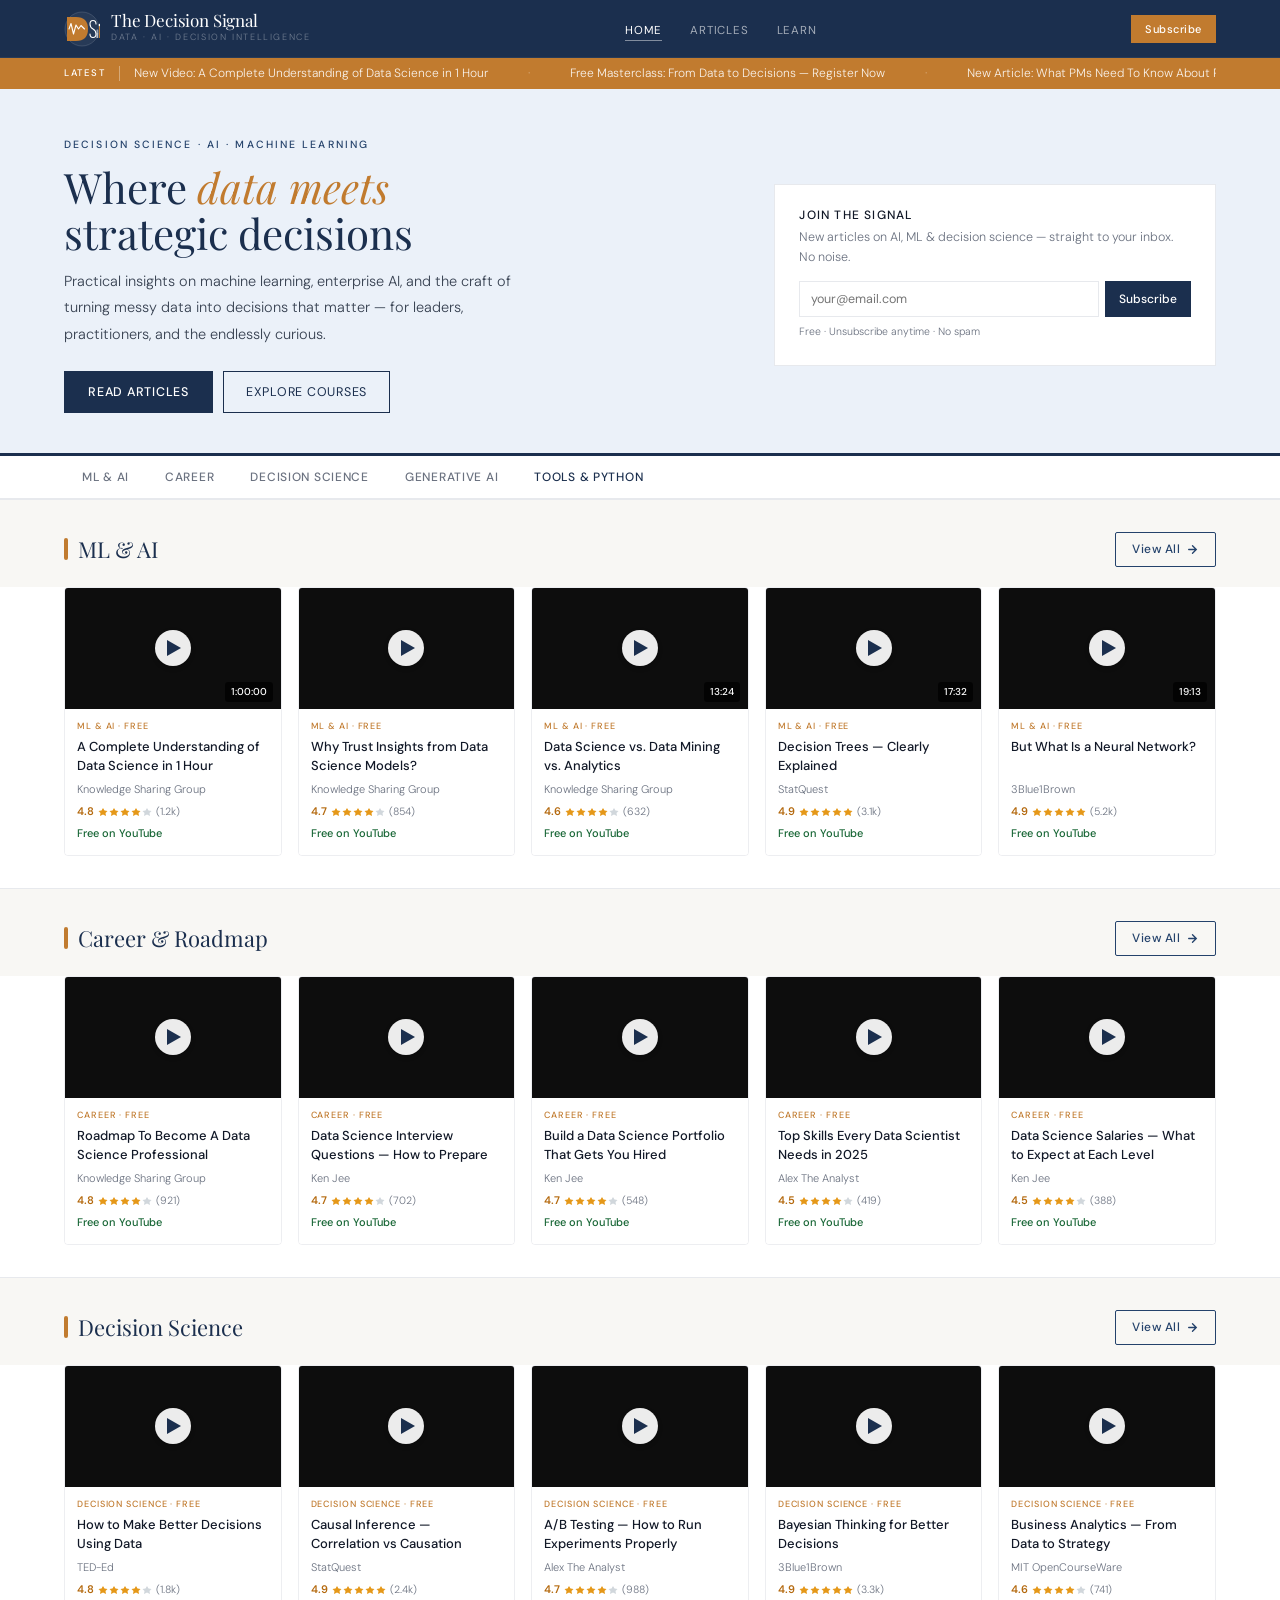
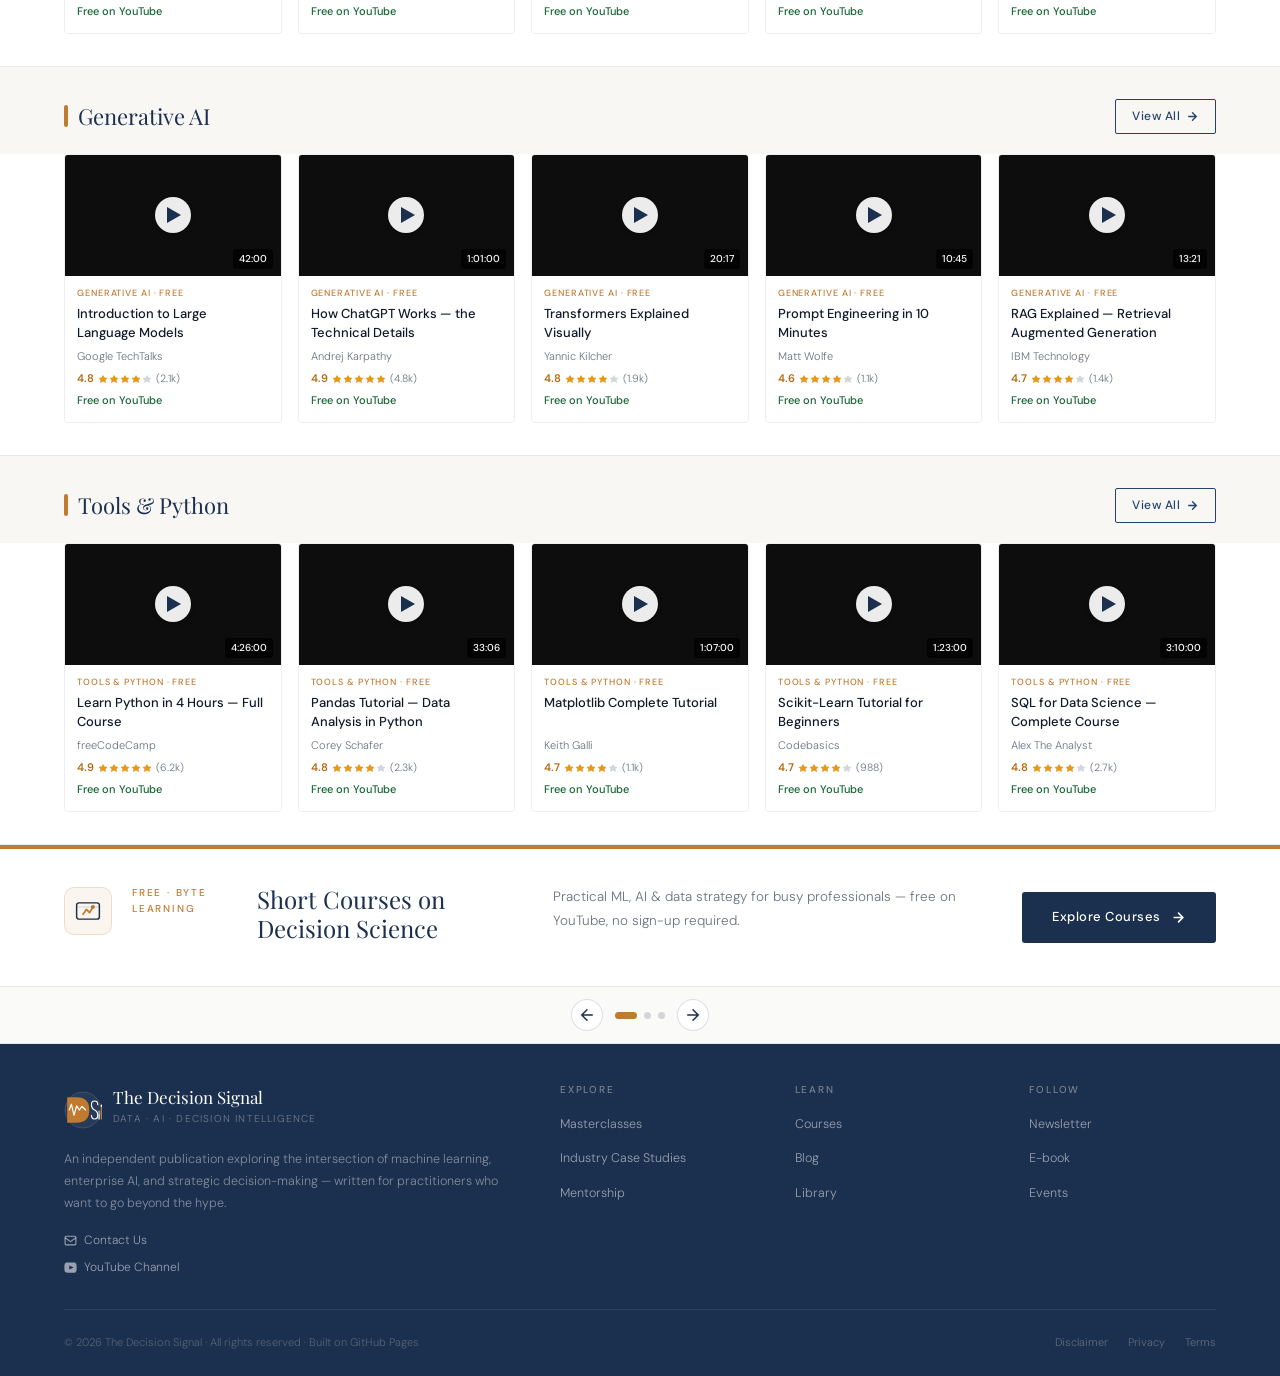
<file: index.html>
<!DOCTYPE html>
<html lang="en">
<head>
<!-- Google tag (gtag.js) -->
<script async src="https://www.googletagmanager.com/gtag/js?id=G-2LHCLNRFSH"></script>
<script>
  window.dataLayer = window.dataLayer || [];
  function gtag(){dataLayer.push(arguments);}
  gtag('js', new Date());

  gtag('config', 'G-2LHCLNRFSH');
</script>
<meta charset="UTF-8">
<meta name="viewport" content="width=device-width, initial-scale=1.0">
<title>The Decision Signal — Data Science, AI & Decision Intelligence</title>
<meta name="description" content="Practical insights on machine learning, enterprise AI and decision intelligence — for leaders, practitioners and the endlessly curious.">
<link rel="stylesheet" href="style.css">
<style>
/* ── HERO ─────────────────────────────────────────────────────────────── */
.hero{background:var(--sl3);border-bottom:3px solid var(--sl);padding:3rem 5% 2.5rem;display:grid;grid-template-columns:3fr 2fr;gap:3rem;align-items:center}
.hero-eyebrow{font-size:10.5px;font-weight:500;letter-spacing:.2em;text-transform:uppercase;color:var(--sl2);margin-bottom:10px}
.hero-title{font-size:clamp(26px,3.5vw,42px);color:var(--sl);line-height:1.1;margin-bottom:12px}
.hero-title em{font-style:italic;color:var(--acc)}
.hero-desc{font-size:14.5px;color:var(--inkm);line-height:1.8;margin-bottom:1.5rem;max-width:480px}
.hero-actions{display:flex;gap:10px;flex-wrap:wrap}
.subscribe-box{background:#fff;border:0.5px solid var(--rule);padding:1.5rem}
.subscribe-box h3{font-family:'DM Sans',sans-serif;font-size:12px;font-weight:500;letter-spacing:.1em;text-transform:uppercase;color:var(--ink);margin-bottom:5px}
.subscribe-box p{font-size:12.5px;color:var(--inkl);line-height:1.6;margin-bottom:14px}
.subscribe-row{display:flex;gap:6px}
.subscribe-row input{flex:1;border:0.5px solid var(--rule);padding:9px 11px;font-size:12.5px;font-family:'DM Sans',sans-serif;color:var(--ink);outline:none}
.subscribe-row input:focus{border-color:var(--sl2)}
.subscribe-row button{background:var(--sl);color:#fff;border:none;padding:9px 14px;font-size:12px;font-weight:500;cursor:pointer;white-space:nowrap;transition:background .2s}
.subscribe-row button:hover{background:var(--sl2)}
.subscribe-note{font-size:10.5px;color:var(--inkl);margin-top:7px}

/* ── STICKY CATEGORY NAV ─────────────────────────────────────────────── */
.home-cat-nav{position:sticky;top:58px;z-index:150;background:#fff;border-bottom:2px solid var(--rule);display:flex;align-items:center;overflow-x:auto;padding:0 5%;scrollbar-width:none}
.home-cat-nav::-webkit-scrollbar{display:none}
.hc-tab{font-family:'DM Sans',sans-serif;font-size:12px;font-weight:500;letter-spacing:.06em;text-transform:uppercase;color:var(--inkl);padding:13px 18px;white-space:nowrap;cursor:pointer;border-bottom:2px solid transparent;margin-bottom:-2px;background:none;border-top:none;border-left:none;border-right:none;transition:all .2s}
.hc-tab:hover{color:var(--sl)}
.hc-tab.active{color:var(--sl);border-bottom-color:var(--acc)}

/* ── SHARED SECTION HEADER ───────────────────────────────────────────── */
.home-sec-hdr{display:flex;align-items:center;justify-content:space-between;margin-bottom:1.25rem;padding:2rem 5% 0}
.home-sec-title{font-family:'Playfair Display',serif;font-size:22px;color:var(--sl);font-weight:400;display:flex;align-items:center;gap:10px}
.home-sec-title::before{content:'';display:block;width:4px;height:22px;background:var(--acc);border-radius:2px;flex-shrink:0}
.view-all-btn{display:inline-flex;align-items:center;gap:6px;font-family:'DM Sans',sans-serif;font-size:12px;font-weight:500;color:var(--sl2);letter-spacing:.04em;text-decoration:none;padding:7px 16px;border:1.5px solid var(--sl2);border-radius:2px;transition:all .2s;white-space:nowrap}
.view-all-btn:hover{background:var(--sl);color:#fff;border-color:var(--sl)}
.view-all-btn svg{transition:transform .2s}
.view-all-btn:hover svg{transform:translateX(4px)}

/* ── UDEMY-STYLE VIDEO CARDS ─────────────────────────────────────────── */
.home-vid-section{padding:0 5% 2rem;border-bottom:0.5px solid var(--rule);background:#fff}
.vid-row{display:grid;grid-template-columns:repeat(5,minmax(0,1fr));gap:16px}
.vc{display:flex;flex-direction:column;cursor:pointer;text-decoration:none;border-radius:4px;overflow:hidden;border:1px solid rgba(27,47,78,.08);transition:box-shadow .2s,transform .2s}
.vc:hover{box-shadow:0 8px 24px rgba(27,47,78,.14);transform:translateY(-2px)}
.vc-thumb{width:100%;aspect-ratio:16/9;background:#111;position:relative;overflow:hidden;flex-shrink:0}
.vc-thumb iframe{position:absolute;top:0;left:0;width:100%;height:100%;border:none;pointer-events:none}
.vc-thumb-overlay{position:absolute;inset:0;display:flex;align-items:center;justify-content:center;background:rgba(0,0,0,.22);transition:background .2s}
.vc:hover .vc-thumb-overlay{background:rgba(0,0,0,.08)}
.vc-play{width:36px;height:36px;background:rgba(255,255,255,.92);border-radius:50%;display:flex;align-items:center;justify-content:center;box-shadow:0 2px 8px rgba(0,0,0,.25)}
.vc-play::after{content:'';width:0;height:0;border-top:8px solid transparent;border-bottom:8px solid transparent;border-left:14px solid #1B2F4E;margin-left:3px}
.vc-duration{position:absolute;bottom:7px;right:8px;background:rgba(0,0,0,.72);color:#fff;font-family:'DM Sans',sans-serif;font-size:10px;font-weight:500;padding:2px 6px;border-radius:3px}
.vc-body{padding:10px 12px 12px;flex:1;display:flex;flex-direction:column;background:#fff}
.vc-badge{font-family:'DM Sans',sans-serif;font-size:9px;font-weight:500;letter-spacing:.1em;text-transform:uppercase;color:var(--acc);margin-bottom:5px}
.vc-title{font-family:'DM Sans',sans-serif;font-size:13px;font-weight:500;color:var(--ink);line-height:1.4;flex:1;display:-webkit-box;-webkit-line-clamp:2;-webkit-box-orient:vertical;overflow:hidden;margin-bottom:6px}
.vc-instructor{font-family:'DM Sans',sans-serif;font-size:11px;color:var(--inkl);margin-bottom:5px}
.vc-stars{display:flex;align-items:center;gap:4px;margin-bottom:4px}
.vc-rating{font-family:'DM Sans',sans-serif;font-size:11px;font-weight:600;color:#b4690e}
.vc-stars-svg{display:flex;gap:1px}
.vc-star{width:10px;height:10px;fill:#e59819}
.vc-star-e{width:10px;height:10px;fill:#d1d7dc}
.vc-count{font-family:'DM Sans',sans-serif;font-size:10.5px;color:var(--inkl)}
.vc-free{font-family:'DM Sans',sans-serif;font-size:11px;font-weight:500;color:var(--green)}


.home-art-section{padding:0 5% 2rem;border-bottom:0.5px solid var(--rule);background:#fff}




.art-src-pill{font-size:9px;font-weight:500;letter-spacing:.12em;text-transform:uppercase;background:rgba(255,255,255,.18);color:rgba(255,255,255,.9);padding:2px 8px;border-radius:10px;margin-bottom:6px;width:fit-content}
.art-hdr-title{font-family:'Playfair Display',serif;font-size:12.5px;color:#fff;line-height:1.3;display:-webkit-box;-webkit-line-clamp:2;-webkit-box-orient:vertical;overflow:hidden}

.art-cat-label{font-family:'DM Sans',sans-serif;font-size:9px;font-weight:500;letter-spacing:.1em;text-transform:uppercase;color:var(--acc);margin-bottom:5px}
.art-body-title{font-family:'Playfair Display',serif;font-size:13px;color:var(--ink);line-height:1.35;flex:1;display:-webkit-box;-webkit-line-clamp:3;-webkit-box-orient:vertical;overflow:hidden;margin-bottom:8px}
.art-body-foot{display:flex;align-items:center;justify-content:space-between;padding-top:8px;border-top:0.5px solid var(--rule);margin-top:auto;gap:4px}
.art-body-meta{font-family:'DM Sans',sans-serif;font-size:9.5px;color:var(--inkl)}
.art-body-link{font-family:'DM Sans',sans-serif;font-size:10px;font-weight:500;color:var(--sl2);white-space:nowrap}
.art-body-link:hover{color:var(--sl)}

/* ── STAR HELPER ─────────────────────────────────────────────────────── */
.stars5{display:inline-flex;gap:1px}
.stars5 .s{width:10px;height:10px;fill:#e59819}
.stars5 .se{width:10px;height:10px;fill:#d1d7dc}

/* ── RESPONSIVE ──────────────────────────────────────────────────────── */
@media(max-width:1100px){.vid-row,}
@media(max-width:900px){.hero{grid-template-columns:1fr}.vid-row,}
@media(max-width:500px){.vid-row,}
</style>
</head>
<body>

<nav class="site-nav">
  <a href="index.html" class="nav-brand" style="display:flex;flex-direction:row;align-items:center;gap:11px;text-decoration:none">
    <svg width="36" height="36" viewBox="0 0 72 72" fill="none" xmlns="http://www.w3.org/2000/svg" style="flex-shrink:0;display:block">
      <circle cx="36" cy="36" r="34" fill="rgba(255,255,255,.05)" stroke="rgba(255,255,255,.18)" stroke-width="1.5"/>
      <path d="M6 12 L6 60 L24 60 Q48 60 48 36 Q48 12 24 12 Z" fill="#C17B2F"/>
      <polyline points="10,36 14,25 19,46 24,28 29,36 34,29 41,36" stroke="#fff" stroke-width="2.2" stroke-linecap="round" stroke-linejoin="round" fill="none"/>
      <path d="M64 26 Q64 19 58 19 Q52 19 52 26 Q52 33 58 36 Q64 39 64 46 Q64 53 58 53 Q52 53 52 46" stroke="#fff" stroke-width="2.2" stroke-linecap="round" fill="none"/>
      <rect x="65" y="44" width="3.5" height="10" rx="1" fill="rgba(255,255,255,.32)"/>
      <rect x="65" y="37" width="3.5" height="17" rx="1" fill="rgba(255,255,255,.52)"/>
      <rect x="70" y="28" width="3.5" height="26" rx="1" fill="#C17B2F"/>
      <circle cx="71.75" cy="28" r="2.5" fill="#fff"/>
    </svg>
    <div style="display:flex;flex-direction:column;gap:1px">
      <div class="nav-brand-name">The Decision Signal</div>
      <div class="nav-brand-tag">Data · AI · Decision Intelligence</div>
    </div>
  </a>
  <ul class="nav-links">
    <li><a href="index.html" class="active">Home</a></li>
    <li><a href="articles.html">Articles</a></li>
    <li><a href="learn.html">Learn</a></li>
  </ul>
  <div class="nav-actions">
    <button class="btn-subscribe" onclick="scrollToSubscribe()">Subscribe</button>
  </div>
  <button class="nav-hamburger" onclick="toggleMobile()" aria-label="Menu"><span></span><span></span><span></span></button>
</nav>
<div class="mobile-menu" id="mobileMenu">
  <a href="index.html">Home</a><a href="articles.html">Articles</a><a href="learn.html">Learn</a>
</div>

<div class="ticker">
  <span class="ticker-label">Latest</span>
  <div class="ticker-overflow">
    <div class="ticker-track">
      <a href="https://youtu.be/LJyyJOzxlcA" target="_blank">New Video: A Complete Understanding of Data Science in 1 Hour</a>
      <span>·</span><a href="learn.html#masterclasses">Free Masterclass: From Data to Decisions — Register Now</a>
      <span>·</span><a href="articles.html">New Article: What PMs Need To Know About Pre-Mortems</a>
      <span>·</span><a href="learn.html#coaching">Free 1:1 Coaching — Book a Slot</a>
      <span>·</span><a href="https://youtu.be/eV4UzdER5d4" target="_blank">Why Trust Insights from Data Science Models?</a>
      <span>·</span><a href="learn.html#masterclasses">Free Masterclass: From Data to Decisions — Register Now</a>
      <span>·</span><a href="articles.html">New Article: What PMs Need To Know About Pre-Mortems</a>
      <span>·</span><a href="learn.html#coaching">Free 1:1 Coaching — Book a Slot</a>
      <span>·</span><a href="https://youtu.be/LJyyJOzxlcA" target="_blank">New Video: A Complete Understanding of Data Science in 1 Hour</a>
      <span>·</span><a href="https://youtu.be/eV4UzdER5d4" target="_blank">Why Trust Insights from Data Science Models?</a>
    </div>
  </div>
</div>

<!-- ── HERO ─────────────────────────────────────────────────────────────── -->
<section class="hero">
  <div>
    <div class="hero-eyebrow">Decision Science · AI · Machine Learning</div>
    <h1 class="hero-title">Where <em>data meets</em><br>strategic decisions</h1>
    <p class="hero-desc">Practical insights on machine learning, enterprise AI, and the craft of turning messy data into decisions that matter — for leaders, practitioners, and the endlessly curious.</p>
    <div class="hero-actions">
      <a href="articles.html" class="btn-primary">Read Articles</a>
      <a href="learn.html" class="btn-ghost">Explore Courses</a>
    </div>
  </div>
  <div class="subscribe-box" id="subscribeBox">
    <h3>Join the Signal</h3>
    <p>New articles on AI, ML &amp; decision science — straight to your inbox. No noise.</p>
    <form id="subscribeForm" action="https://formspree.io/f/YOUR_FORMSPREE_ID" method="POST">
      <div class="subscribe-row">
        <input type="email" name="email" placeholder="your@email.com" required>
        <button type="submit">Subscribe</button>
      </div>
    </form>
    <div class="subscribe-note">Free · Unsubscribe anytime · No spam</div>
  </div>
</section>

<!-- ── STICKY CATEGORY NAV ───────────────────────────────────────────────── -->
<!-- STICKY CATEGORY NAV -->
<nav class="home-cat-nav" id="homeCatNav">
  <button class="hc-tab active" data-sec="sec-vid-ml">ML &amp; AI</button>
  <button class="hc-tab" data-sec="sec-vid-career">Career</button>
  <button class="hc-tab" data-sec="sec-vid-decision">Decision Science</button>
  <button class="hc-tab" data-sec="sec-vid-genai">Generative AI</button>
  <button class="hc-tab" data-sec="sec-vid-tools">Tools &amp; Python</button>
</nav>

<div id="sec-vid-ml">
  <div class="home-sec-hdr">
    <div class="home-sec-title">ML &amp; AI</div>
    <a href="learn.html#sec-ml" class="view-all-btn">View All <svg width="13" height="13" viewBox="0 0 24 24" fill="none" stroke="currentColor" stroke-width="2.5" stroke-linecap="round"><path d="M5 12h14M12 5l7 7-7 7"/></svg></a>
  </div>
  <div class="home-vid-section">
    <div class="vid-row">
      <a href="https://youtu.be/LJyyJOzxlcA" target="_blank" class="vc">
        <div class="vc-thumb">
          <iframe src="https://www.youtube.com/embed/LJyyJOzxlcA" title="A Complete Understanding of Data Science in 1 Hour" allow="accelerometer;autoplay;clipboard-write;encrypted-media;gyroscope;picture-in-picture" allowfullscreen loading="lazy"></iframe>
          <div class="vc-thumb-overlay"><div class="vc-play"></div></div><span class="vc-duration">1:00:00</span>
        </div>
        <div class="vc-body">
          <div class="vc-badge">ML & AI · Free</div>
          <div class="vc-title">A Complete Understanding of Data Science in 1 Hour</div>
          <div class="vc-instructor">Knowledge Sharing Group</div>
          <div class="vc-stars"><span class="vc-rating">4.8</span><span class="vc-stars-svg"><svg class="vc-star" viewBox="0 0 10 10"><polygon points="5,1 6.5,3.5 9.5,4 7.5,6 8,9 5,7.5 2,9 2.5,6 0.5,4 3.5,3.5"/></svg><svg class="vc-star" viewBox="0 0 10 10"><polygon points="5,1 6.5,3.5 9.5,4 7.5,6 8,9 5,7.5 2,9 2.5,6 0.5,4 3.5,3.5"/></svg><svg class="vc-star" viewBox="0 0 10 10"><polygon points="5,1 6.5,3.5 9.5,4 7.5,6 8,9 5,7.5 2,9 2.5,6 0.5,4 3.5,3.5"/></svg><svg class="vc-star" viewBox="0 0 10 10"><polygon points="5,1 6.5,3.5 9.5,4 7.5,6 8,9 5,7.5 2,9 2.5,6 0.5,4 3.5,3.5"/></svg><svg class="vc-star-e" viewBox="0 0 10 10"><polygon points="5,1 6.5,3.5 9.5,4 7.5,6 8,9 5,7.5 2,9 2.5,6 0.5,4 3.5,3.5"/></svg></span><span class="vc-count">(1.2k)</span></div>
          <div class="vc-free">Free on YouTube</div>
        </div>
      </a>
      <a href="https://youtu.be/eV4UzdER5d4" target="_blank" class="vc">
        <div class="vc-thumb">
          <iframe src="https://www.youtube.com/embed/eV4UzdER5d4" title="Why Trust Insights from Data Science Models?" allow="accelerometer;autoplay;clipboard-write;encrypted-media;gyroscope;picture-in-picture" allowfullscreen loading="lazy"></iframe>
          <div class="vc-thumb-overlay"><div class="vc-play"></div></div>
        </div>
        <div class="vc-body">
          <div class="vc-badge">ML & AI · Free</div>
          <div class="vc-title">Why Trust Insights from Data Science Models?</div>
          <div class="vc-instructor">Knowledge Sharing Group</div>
          <div class="vc-stars"><span class="vc-rating">4.7</span><span class="vc-stars-svg"><svg class="vc-star" viewBox="0 0 10 10"><polygon points="5,1 6.5,3.5 9.5,4 7.5,6 8,9 5,7.5 2,9 2.5,6 0.5,4 3.5,3.5"/></svg><svg class="vc-star" viewBox="0 0 10 10"><polygon points="5,1 6.5,3.5 9.5,4 7.5,6 8,9 5,7.5 2,9 2.5,6 0.5,4 3.5,3.5"/></svg><svg class="vc-star" viewBox="0 0 10 10"><polygon points="5,1 6.5,3.5 9.5,4 7.5,6 8,9 5,7.5 2,9 2.5,6 0.5,4 3.5,3.5"/></svg><svg class="vc-star" viewBox="0 0 10 10"><polygon points="5,1 6.5,3.5 9.5,4 7.5,6 8,9 5,7.5 2,9 2.5,6 0.5,4 3.5,3.5"/></svg><svg class="vc-star-e" viewBox="0 0 10 10"><polygon points="5,1 6.5,3.5 9.5,4 7.5,6 8,9 5,7.5 2,9 2.5,6 0.5,4 3.5,3.5"/></svg></span><span class="vc-count">(854)</span></div>
          <div class="vc-free">Free on YouTube</div>
        </div>
      </a>
      <a href="https://youtu.be/JkUO-jaNdF4" target="_blank" class="vc">
        <div class="vc-thumb">
          <iframe src="https://www.youtube.com/embed/JkUO-jaNdF4" title="Data Science vs. Data Mining vs. Analytics" allow="accelerometer;autoplay;clipboard-write;encrypted-media;gyroscope;picture-in-picture" allowfullscreen loading="lazy"></iframe>
          <div class="vc-thumb-overlay"><div class="vc-play"></div></div><span class="vc-duration">13:24</span>
        </div>
        <div class="vc-body">
          <div class="vc-badge">ML & AI · Free</div>
          <div class="vc-title">Data Science vs. Data Mining vs. Analytics</div>
          <div class="vc-instructor">Knowledge Sharing Group</div>
          <div class="vc-stars"><span class="vc-rating">4.6</span><span class="vc-stars-svg"><svg class="vc-star" viewBox="0 0 10 10"><polygon points="5,1 6.5,3.5 9.5,4 7.5,6 8,9 5,7.5 2,9 2.5,6 0.5,4 3.5,3.5"/></svg><svg class="vc-star" viewBox="0 0 10 10"><polygon points="5,1 6.5,3.5 9.5,4 7.5,6 8,9 5,7.5 2,9 2.5,6 0.5,4 3.5,3.5"/></svg><svg class="vc-star" viewBox="0 0 10 10"><polygon points="5,1 6.5,3.5 9.5,4 7.5,6 8,9 5,7.5 2,9 2.5,6 0.5,4 3.5,3.5"/></svg><svg class="vc-star" viewBox="0 0 10 10"><polygon points="5,1 6.5,3.5 9.5,4 7.5,6 8,9 5,7.5 2,9 2.5,6 0.5,4 3.5,3.5"/></svg><svg class="vc-star-e" viewBox="0 0 10 10"><polygon points="5,1 6.5,3.5 9.5,4 7.5,6 8,9 5,7.5 2,9 2.5,6 0.5,4 3.5,3.5"/></svg></span><span class="vc-count">(632)</span></div>
          <div class="vc-free">Free on YouTube</div>
        </div>
      </a>
      <a href="https://youtu.be/Gv9_4yMHFhI" target="_blank" class="vc">
        <div class="vc-thumb">
          <iframe src="https://www.youtube.com/embed/Gv9_4yMHFhI" title="Decision Trees — Clearly Explained" allow="accelerometer;autoplay;clipboard-write;encrypted-media;gyroscope;picture-in-picture" allowfullscreen loading="lazy"></iframe>
          <div class="vc-thumb-overlay"><div class="vc-play"></div></div><span class="vc-duration">17:32</span>
        </div>
        <div class="vc-body">
          <div class="vc-badge">ML & AI · Free</div>
          <div class="vc-title">Decision Trees — Clearly Explained</div>
          <div class="vc-instructor">StatQuest</div>
          <div class="vc-stars"><span class="vc-rating">4.9</span><span class="vc-stars-svg"><svg class="vc-star" viewBox="0 0 10 10"><polygon points="5,1 6.5,3.5 9.5,4 7.5,6 8,9 5,7.5 2,9 2.5,6 0.5,4 3.5,3.5"/></svg><svg class="vc-star" viewBox="0 0 10 10"><polygon points="5,1 6.5,3.5 9.5,4 7.5,6 8,9 5,7.5 2,9 2.5,6 0.5,4 3.5,3.5"/></svg><svg class="vc-star" viewBox="0 0 10 10"><polygon points="5,1 6.5,3.5 9.5,4 7.5,6 8,9 5,7.5 2,9 2.5,6 0.5,4 3.5,3.5"/></svg><svg class="vc-star" viewBox="0 0 10 10"><polygon points="5,1 6.5,3.5 9.5,4 7.5,6 8,9 5,7.5 2,9 2.5,6 0.5,4 3.5,3.5"/></svg><svg class="vc-star" viewBox="0 0 10 10"><polygon points="5,1 6.5,3.5 9.5,4 7.5,6 8,9 5,7.5 2,9 2.5,6 0.5,4 3.5,3.5"/></svg></span><span class="vc-count">(3.1k)</span></div>
          <div class="vc-free">Free on YouTube</div>
        </div>
      </a>
      <a href="https://youtu.be/aircAruvnKk" target="_blank" class="vc">
        <div class="vc-thumb">
          <iframe src="https://www.youtube.com/embed/aircAruvnKk" title="But What Is a Neural Network?" allow="accelerometer;autoplay;clipboard-write;encrypted-media;gyroscope;picture-in-picture" allowfullscreen loading="lazy"></iframe>
          <div class="vc-thumb-overlay"><div class="vc-play"></div></div><span class="vc-duration">19:13</span>
        </div>
        <div class="vc-body">
          <div class="vc-badge">ML & AI · Free</div>
          <div class="vc-title">But What Is a Neural Network?</div>
          <div class="vc-instructor">3Blue1Brown</div>
          <div class="vc-stars"><span class="vc-rating">4.9</span><span class="vc-stars-svg"><svg class="vc-star" viewBox="0 0 10 10"><polygon points="5,1 6.5,3.5 9.5,4 7.5,6 8,9 5,7.5 2,9 2.5,6 0.5,4 3.5,3.5"/></svg><svg class="vc-star" viewBox="0 0 10 10"><polygon points="5,1 6.5,3.5 9.5,4 7.5,6 8,9 5,7.5 2,9 2.5,6 0.5,4 3.5,3.5"/></svg><svg class="vc-star" viewBox="0 0 10 10"><polygon points="5,1 6.5,3.5 9.5,4 7.5,6 8,9 5,7.5 2,9 2.5,6 0.5,4 3.5,3.5"/></svg><svg class="vc-star" viewBox="0 0 10 10"><polygon points="5,1 6.5,3.5 9.5,4 7.5,6 8,9 5,7.5 2,9 2.5,6 0.5,4 3.5,3.5"/></svg><svg class="vc-star" viewBox="0 0 10 10"><polygon points="5,1 6.5,3.5 9.5,4 7.5,6 8,9 5,7.5 2,9 2.5,6 0.5,4 3.5,3.5"/></svg></span><span class="vc-count">(5.2k)</span></div>
          <div class="vc-free">Free on YouTube</div>
        </div>
      </a>
    </div>
  </div>
</div>

<div id="sec-vid-career">
  <div class="home-sec-hdr">
    <div class="home-sec-title">Career &amp; Roadmap</div>
    <a href="learn.html#sec-career" class="view-all-btn">View All <svg width="13" height="13" viewBox="0 0 24 24" fill="none" stroke="currentColor" stroke-width="2.5" stroke-linecap="round"><path d="M5 12h14M12 5l7 7-7 7"/></svg></a>
  </div>
  <div class="home-vid-section">
    <div class="vid-row">
      <a href="https://youtu.be/uuearKdgG-A" target="_blank" class="vc">
        <div class="vc-thumb">
          <iframe src="https://www.youtube.com/embed/uuearKdgG-A" title="Roadmap To Become A Data Science Professional" allow="accelerometer;autoplay;clipboard-write;encrypted-media;gyroscope;picture-in-picture" allowfullscreen loading="lazy"></iframe>
          <div class="vc-thumb-overlay"><div class="vc-play"></div></div>
        </div>
        <div class="vc-body">
          <div class="vc-badge">Career · Free</div>
          <div class="vc-title">Roadmap To Become A Data Science Professional</div>
          <div class="vc-instructor">Knowledge Sharing Group</div>
          <div class="vc-stars"><span class="vc-rating">4.8</span><span class="vc-stars-svg"><svg class="vc-star" viewBox="0 0 10 10"><polygon points="5,1 6.5,3.5 9.5,4 7.5,6 8,9 5,7.5 2,9 2.5,6 0.5,4 3.5,3.5"/></svg><svg class="vc-star" viewBox="0 0 10 10"><polygon points="5,1 6.5,3.5 9.5,4 7.5,6 8,9 5,7.5 2,9 2.5,6 0.5,4 3.5,3.5"/></svg><svg class="vc-star" viewBox="0 0 10 10"><polygon points="5,1 6.5,3.5 9.5,4 7.5,6 8,9 5,7.5 2,9 2.5,6 0.5,4 3.5,3.5"/></svg><svg class="vc-star" viewBox="0 0 10 10"><polygon points="5,1 6.5,3.5 9.5,4 7.5,6 8,9 5,7.5 2,9 2.5,6 0.5,4 3.5,3.5"/></svg><svg class="vc-star-e" viewBox="0 0 10 10"><polygon points="5,1 6.5,3.5 9.5,4 7.5,6 8,9 5,7.5 2,9 2.5,6 0.5,4 3.5,3.5"/></svg></span><span class="vc-count">(921)</span></div>
          <div class="vc-free">Free on YouTube</div>
        </div>
      </a>
      <a href="https://youtu.be/RBSUwFGa6Fk" target="_blank" class="vc">
        <div class="vc-thumb">
          <iframe src="https://www.youtube.com/embed/RBSUwFGa6Fk" title="Data Science Interview Questions — How to Prepare" allow="accelerometer;autoplay;clipboard-write;encrypted-media;gyroscope;picture-in-picture" allowfullscreen loading="lazy"></iframe>
          <div class="vc-thumb-overlay"><div class="vc-play"></div></div>
        </div>
        <div class="vc-body">
          <div class="vc-badge">Career · Free</div>
          <div class="vc-title">Data Science Interview Questions — How to Prepare</div>
          <div class="vc-instructor">Ken Jee</div>
          <div class="vc-stars"><span class="vc-rating">4.7</span><span class="vc-stars-svg"><svg class="vc-star" viewBox="0 0 10 10"><polygon points="5,1 6.5,3.5 9.5,4 7.5,6 8,9 5,7.5 2,9 2.5,6 0.5,4 3.5,3.5"/></svg><svg class="vc-star" viewBox="0 0 10 10"><polygon points="5,1 6.5,3.5 9.5,4 7.5,6 8,9 5,7.5 2,9 2.5,6 0.5,4 3.5,3.5"/></svg><svg class="vc-star" viewBox="0 0 10 10"><polygon points="5,1 6.5,3.5 9.5,4 7.5,6 8,9 5,7.5 2,9 2.5,6 0.5,4 3.5,3.5"/></svg><svg class="vc-star" viewBox="0 0 10 10"><polygon points="5,1 6.5,3.5 9.5,4 7.5,6 8,9 5,7.5 2,9 2.5,6 0.5,4 3.5,3.5"/></svg><svg class="vc-star-e" viewBox="0 0 10 10"><polygon points="5,1 6.5,3.5 9.5,4 7.5,6 8,9 5,7.5 2,9 2.5,6 0.5,4 3.5,3.5"/></svg></span><span class="vc-count">(702)</span></div>
          <div class="vc-free">Free on YouTube</div>
        </div>
      </a>
      <a href="https://youtu.be/N6BghzjFc9c" target="_blank" class="vc">
        <div class="vc-thumb">
          <iframe src="https://www.youtube.com/embed/N6BghzjFc9c" title="Build a Data Science Portfolio That Gets You Hired" allow="accelerometer;autoplay;clipboard-write;encrypted-media;gyroscope;picture-in-picture" allowfullscreen loading="lazy"></iframe>
          <div class="vc-thumb-overlay"><div class="vc-play"></div></div>
        </div>
        <div class="vc-body">
          <div class="vc-badge">Career · Free</div>
          <div class="vc-title">Build a Data Science Portfolio That Gets You Hired</div>
          <div class="vc-instructor">Ken Jee</div>
          <div class="vc-stars"><span class="vc-rating">4.7</span><span class="vc-stars-svg"><svg class="vc-star" viewBox="0 0 10 10"><polygon points="5,1 6.5,3.5 9.5,4 7.5,6 8,9 5,7.5 2,9 2.5,6 0.5,4 3.5,3.5"/></svg><svg class="vc-star" viewBox="0 0 10 10"><polygon points="5,1 6.5,3.5 9.5,4 7.5,6 8,9 5,7.5 2,9 2.5,6 0.5,4 3.5,3.5"/></svg><svg class="vc-star" viewBox="0 0 10 10"><polygon points="5,1 6.5,3.5 9.5,4 7.5,6 8,9 5,7.5 2,9 2.5,6 0.5,4 3.5,3.5"/></svg><svg class="vc-star" viewBox="0 0 10 10"><polygon points="5,1 6.5,3.5 9.5,4 7.5,6 8,9 5,7.5 2,9 2.5,6 0.5,4 3.5,3.5"/></svg><svg class="vc-star-e" viewBox="0 0 10 10"><polygon points="5,1 6.5,3.5 9.5,4 7.5,6 8,9 5,7.5 2,9 2.5,6 0.5,4 3.5,3.5"/></svg></span><span class="vc-count">(548)</span></div>
          <div class="vc-free">Free on YouTube</div>
        </div>
      </a>
      <a href="https://youtu.be/ua-CiDNNj30" target="_blank" class="vc">
        <div class="vc-thumb">
          <iframe src="https://www.youtube.com/embed/ua-CiDNNj30" title="Top Skills Every Data Scientist Needs in 2025" allow="accelerometer;autoplay;clipboard-write;encrypted-media;gyroscope;picture-in-picture" allowfullscreen loading="lazy"></iframe>
          <div class="vc-thumb-overlay"><div class="vc-play"></div></div>
        </div>
        <div class="vc-body">
          <div class="vc-badge">Career · Free</div>
          <div class="vc-title">Top Skills Every Data Scientist Needs in 2025</div>
          <div class="vc-instructor">Alex The Analyst</div>
          <div class="vc-stars"><span class="vc-rating">4.5</span><span class="vc-stars-svg"><svg class="vc-star" viewBox="0 0 10 10"><polygon points="5,1 6.5,3.5 9.5,4 7.5,6 8,9 5,7.5 2,9 2.5,6 0.5,4 3.5,3.5"/></svg><svg class="vc-star" viewBox="0 0 10 10"><polygon points="5,1 6.5,3.5 9.5,4 7.5,6 8,9 5,7.5 2,9 2.5,6 0.5,4 3.5,3.5"/></svg><svg class="vc-star" viewBox="0 0 10 10"><polygon points="5,1 6.5,3.5 9.5,4 7.5,6 8,9 5,7.5 2,9 2.5,6 0.5,4 3.5,3.5"/></svg><svg class="vc-star" viewBox="0 0 10 10"><polygon points="5,1 6.5,3.5 9.5,4 7.5,6 8,9 5,7.5 2,9 2.5,6 0.5,4 3.5,3.5"/></svg><svg class="vc-star-e" viewBox="0 0 10 10"><polygon points="5,1 6.5,3.5 9.5,4 7.5,6 8,9 5,7.5 2,9 2.5,6 0.5,4 3.5,3.5"/></svg></span><span class="vc-count">(419)</span></div>
          <div class="vc-free">Free on YouTube</div>
        </div>
      </a>
      <a href="https://youtu.be/zAULhNrnuL4" target="_blank" class="vc">
        <div class="vc-thumb">
          <iframe src="https://www.youtube.com/embed/zAULhNrnuL4" title="Data Science Salaries — What to Expect at Each Level" allow="accelerometer;autoplay;clipboard-write;encrypted-media;gyroscope;picture-in-picture" allowfullscreen loading="lazy"></iframe>
          <div class="vc-thumb-overlay"><div class="vc-play"></div></div>
        </div>
        <div class="vc-body">
          <div class="vc-badge">Career · Free</div>
          <div class="vc-title">Data Science Salaries — What to Expect at Each Level</div>
          <div class="vc-instructor">Ken Jee</div>
          <div class="vc-stars"><span class="vc-rating">4.5</span><span class="vc-stars-svg"><svg class="vc-star" viewBox="0 0 10 10"><polygon points="5,1 6.5,3.5 9.5,4 7.5,6 8,9 5,7.5 2,9 2.5,6 0.5,4 3.5,3.5"/></svg><svg class="vc-star" viewBox="0 0 10 10"><polygon points="5,1 6.5,3.5 9.5,4 7.5,6 8,9 5,7.5 2,9 2.5,6 0.5,4 3.5,3.5"/></svg><svg class="vc-star" viewBox="0 0 10 10"><polygon points="5,1 6.5,3.5 9.5,4 7.5,6 8,9 5,7.5 2,9 2.5,6 0.5,4 3.5,3.5"/></svg><svg class="vc-star" viewBox="0 0 10 10"><polygon points="5,1 6.5,3.5 9.5,4 7.5,6 8,9 5,7.5 2,9 2.5,6 0.5,4 3.5,3.5"/></svg><svg class="vc-star-e" viewBox="0 0 10 10"><polygon points="5,1 6.5,3.5 9.5,4 7.5,6 8,9 5,7.5 2,9 2.5,6 0.5,4 3.5,3.5"/></svg></span><span class="vc-count">(388)</span></div>
          <div class="vc-free">Free on YouTube</div>
        </div>
      </a>
    </div>
  </div>
</div>

<div id="sec-vid-decision">
  <div class="home-sec-hdr">
    <div class="home-sec-title">Decision Science</div>
    <a href="learn.html#sec-decision" class="view-all-btn">View All <svg width="13" height="13" viewBox="0 0 24 24" fill="none" stroke="currentColor" stroke-width="2.5" stroke-linecap="round"><path d="M5 12h14M12 5l7 7-7 7"/></svg></a>
  </div>
  <div class="home-vid-section">
    <div class="vid-row">
      <a href="https://youtu.be/AHSPuG45kjU" target="_blank" class="vc">
        <div class="vc-thumb">
          <iframe src="https://www.youtube.com/embed/AHSPuG45kjU" title="How to Make Better Decisions Using Data" allow="accelerometer;autoplay;clipboard-write;encrypted-media;gyroscope;picture-in-picture" allowfullscreen loading="lazy"></iframe>
          <div class="vc-thumb-overlay"><div class="vc-play"></div></div>
        </div>
        <div class="vc-body">
          <div class="vc-badge">Decision Science · Free</div>
          <div class="vc-title">How to Make Better Decisions Using Data</div>
          <div class="vc-instructor">TED-Ed</div>
          <div class="vc-stars"><span class="vc-rating">4.8</span><span class="vc-stars-svg"><svg class="vc-star" viewBox="0 0 10 10"><polygon points="5,1 6.5,3.5 9.5,4 7.5,6 8,9 5,7.5 2,9 2.5,6 0.5,4 3.5,3.5"/></svg><svg class="vc-star" viewBox="0 0 10 10"><polygon points="5,1 6.5,3.5 9.5,4 7.5,6 8,9 5,7.5 2,9 2.5,6 0.5,4 3.5,3.5"/></svg><svg class="vc-star" viewBox="0 0 10 10"><polygon points="5,1 6.5,3.5 9.5,4 7.5,6 8,9 5,7.5 2,9 2.5,6 0.5,4 3.5,3.5"/></svg><svg class="vc-star" viewBox="0 0 10 10"><polygon points="5,1 6.5,3.5 9.5,4 7.5,6 8,9 5,7.5 2,9 2.5,6 0.5,4 3.5,3.5"/></svg><svg class="vc-star-e" viewBox="0 0 10 10"><polygon points="5,1 6.5,3.5 9.5,4 7.5,6 8,9 5,7.5 2,9 2.5,6 0.5,4 3.5,3.5"/></svg></span><span class="vc-count">(1.8k)</span></div>
          <div class="vc-free">Free on YouTube</div>
        </div>
      </a>
      <a href="https://youtu.be/8eRx5Wo3xYA" target="_blank" class="vc">
        <div class="vc-thumb">
          <iframe src="https://www.youtube.com/embed/8eRx5Wo3xYA" title="Causal Inference — Correlation vs Causation" allow="accelerometer;autoplay;clipboard-write;encrypted-media;gyroscope;picture-in-picture" allowfullscreen loading="lazy"></iframe>
          <div class="vc-thumb-overlay"><div class="vc-play"></div></div>
        </div>
        <div class="vc-body">
          <div class="vc-badge">Decision Science · Free</div>
          <div class="vc-title">Causal Inference — Correlation vs Causation</div>
          <div class="vc-instructor">StatQuest</div>
          <div class="vc-stars"><span class="vc-rating">4.9</span><span class="vc-stars-svg"><svg class="vc-star" viewBox="0 0 10 10"><polygon points="5,1 6.5,3.5 9.5,4 7.5,6 8,9 5,7.5 2,9 2.5,6 0.5,4 3.5,3.5"/></svg><svg class="vc-star" viewBox="0 0 10 10"><polygon points="5,1 6.5,3.5 9.5,4 7.5,6 8,9 5,7.5 2,9 2.5,6 0.5,4 3.5,3.5"/></svg><svg class="vc-star" viewBox="0 0 10 10"><polygon points="5,1 6.5,3.5 9.5,4 7.5,6 8,9 5,7.5 2,9 2.5,6 0.5,4 3.5,3.5"/></svg><svg class="vc-star" viewBox="0 0 10 10"><polygon points="5,1 6.5,3.5 9.5,4 7.5,6 8,9 5,7.5 2,9 2.5,6 0.5,4 3.5,3.5"/></svg><svg class="vc-star" viewBox="0 0 10 10"><polygon points="5,1 6.5,3.5 9.5,4 7.5,6 8,9 5,7.5 2,9 2.5,6 0.5,4 3.5,3.5"/></svg></span><span class="vc-count">(2.4k)</span></div>
          <div class="vc-free">Free on YouTube</div>
        </div>
      </a>
      <a href="https://youtu.be/PNtKXWNKGN8" target="_blank" class="vc">
        <div class="vc-thumb">
          <iframe src="https://www.youtube.com/embed/PNtKXWNKGN8" title="A/B Testing — How to Run Experiments Properly" allow="accelerometer;autoplay;clipboard-write;encrypted-media;gyroscope;picture-in-picture" allowfullscreen loading="lazy"></iframe>
          <div class="vc-thumb-overlay"><div class="vc-play"></div></div>
        </div>
        <div class="vc-body">
          <div class="vc-badge">Decision Science · Free</div>
          <div class="vc-title">A/B Testing — How to Run Experiments Properly</div>
          <div class="vc-instructor">Alex The Analyst</div>
          <div class="vc-stars"><span class="vc-rating">4.7</span><span class="vc-stars-svg"><svg class="vc-star" viewBox="0 0 10 10"><polygon points="5,1 6.5,3.5 9.5,4 7.5,6 8,9 5,7.5 2,9 2.5,6 0.5,4 3.5,3.5"/></svg><svg class="vc-star" viewBox="0 0 10 10"><polygon points="5,1 6.5,3.5 9.5,4 7.5,6 8,9 5,7.5 2,9 2.5,6 0.5,4 3.5,3.5"/></svg><svg class="vc-star" viewBox="0 0 10 10"><polygon points="5,1 6.5,3.5 9.5,4 7.5,6 8,9 5,7.5 2,9 2.5,6 0.5,4 3.5,3.5"/></svg><svg class="vc-star" viewBox="0 0 10 10"><polygon points="5,1 6.5,3.5 9.5,4 7.5,6 8,9 5,7.5 2,9 2.5,6 0.5,4 3.5,3.5"/></svg><svg class="vc-star-e" viewBox="0 0 10 10"><polygon points="5,1 6.5,3.5 9.5,4 7.5,6 8,9 5,7.5 2,9 2.5,6 0.5,4 3.5,3.5"/></svg></span><span class="vc-count">(988)</span></div>
          <div class="vc-free">Free on YouTube</div>
        </div>
      </a>
      <a href="https://youtu.be/KbB0YvR72jQ" target="_blank" class="vc">
        <div class="vc-thumb">
          <iframe src="https://www.youtube.com/embed/KbB0YvR72jQ" title="Bayesian Thinking for Better Decisions" allow="accelerometer;autoplay;clipboard-write;encrypted-media;gyroscope;picture-in-picture" allowfullscreen loading="lazy"></iframe>
          <div class="vc-thumb-overlay"><div class="vc-play"></div></div>
        </div>
        <div class="vc-body">
          <div class="vc-badge">Decision Science · Free</div>
          <div class="vc-title">Bayesian Thinking for Better Decisions</div>
          <div class="vc-instructor">3Blue1Brown</div>
          <div class="vc-stars"><span class="vc-rating">4.9</span><span class="vc-stars-svg"><svg class="vc-star" viewBox="0 0 10 10"><polygon points="5,1 6.5,3.5 9.5,4 7.5,6 8,9 5,7.5 2,9 2.5,6 0.5,4 3.5,3.5"/></svg><svg class="vc-star" viewBox="0 0 10 10"><polygon points="5,1 6.5,3.5 9.5,4 7.5,6 8,9 5,7.5 2,9 2.5,6 0.5,4 3.5,3.5"/></svg><svg class="vc-star" viewBox="0 0 10 10"><polygon points="5,1 6.5,3.5 9.5,4 7.5,6 8,9 5,7.5 2,9 2.5,6 0.5,4 3.5,3.5"/></svg><svg class="vc-star" viewBox="0 0 10 10"><polygon points="5,1 6.5,3.5 9.5,4 7.5,6 8,9 5,7.5 2,9 2.5,6 0.5,4 3.5,3.5"/></svg><svg class="vc-star" viewBox="0 0 10 10"><polygon points="5,1 6.5,3.5 9.5,4 7.5,6 8,9 5,7.5 2,9 2.5,6 0.5,4 3.5,3.5"/></svg></span><span class="vc-count">(3.3k)</span></div>
          <div class="vc-free">Free on YouTube</div>
        </div>
      </a>
      <a href="https://youtu.be/7avdFPCDFhc" target="_blank" class="vc">
        <div class="vc-thumb">
          <iframe src="https://www.youtube.com/embed/7avdFPCDFhc" title="Business Analytics — From Data to Strategy" allow="accelerometer;autoplay;clipboard-write;encrypted-media;gyroscope;picture-in-picture" allowfullscreen loading="lazy"></iframe>
          <div class="vc-thumb-overlay"><div class="vc-play"></div></div>
        </div>
        <div class="vc-body">
          <div class="vc-badge">Decision Science · Free</div>
          <div class="vc-title">Business Analytics — From Data to Strategy</div>
          <div class="vc-instructor">MIT OpenCourseWare</div>
          <div class="vc-stars"><span class="vc-rating">4.6</span><span class="vc-stars-svg"><svg class="vc-star" viewBox="0 0 10 10"><polygon points="5,1 6.5,3.5 9.5,4 7.5,6 8,9 5,7.5 2,9 2.5,6 0.5,4 3.5,3.5"/></svg><svg class="vc-star" viewBox="0 0 10 10"><polygon points="5,1 6.5,3.5 9.5,4 7.5,6 8,9 5,7.5 2,9 2.5,6 0.5,4 3.5,3.5"/></svg><svg class="vc-star" viewBox="0 0 10 10"><polygon points="5,1 6.5,3.5 9.5,4 7.5,6 8,9 5,7.5 2,9 2.5,6 0.5,4 3.5,3.5"/></svg><svg class="vc-star" viewBox="0 0 10 10"><polygon points="5,1 6.5,3.5 9.5,4 7.5,6 8,9 5,7.5 2,9 2.5,6 0.5,4 3.5,3.5"/></svg><svg class="vc-star-e" viewBox="0 0 10 10"><polygon points="5,1 6.5,3.5 9.5,4 7.5,6 8,9 5,7.5 2,9 2.5,6 0.5,4 3.5,3.5"/></svg></span><span class="vc-count">(741)</span></div>
          <div class="vc-free">Free on YouTube</div>
        </div>
      </a>
    </div>
  </div>
</div>

<div id="sec-vid-genai">
  <div class="home-sec-hdr">
    <div class="home-sec-title">Generative AI</div>
    <a href="learn.html" class="view-all-btn">View All <svg width="13" height="13" viewBox="0 0 24 24" fill="none" stroke="currentColor" stroke-width="2.5" stroke-linecap="round"><path d="M5 12h14M12 5l7 7-7 7"/></svg></a>
  </div>
  <div class="home-vid-section">
    <div class="vid-row">
      <a href="https://youtu.be/WXuK6gekU1Y" target="_blank" class="vc">
        <div class="vc-thumb">
          <iframe src="https://www.youtube.com/embed/WXuK6gekU1Y" title="Introduction to Large Language Models" allow="accelerometer;autoplay;clipboard-write;encrypted-media;gyroscope;picture-in-picture" allowfullscreen loading="lazy"></iframe>
          <div class="vc-thumb-overlay"><div class="vc-play"></div></div><span class="vc-duration">42:00</span>
        </div>
        <div class="vc-body">
          <div class="vc-badge">Generative AI · Free</div>
          <div class="vc-title">Introduction to Large Language Models</div>
          <div class="vc-instructor">Google TechTalks</div>
          <div class="vc-stars"><span class="vc-rating">4.8</span><span class="vc-stars-svg"><svg class="vc-star" viewBox="0 0 10 10"><polygon points="5,1 6.5,3.5 9.5,4 7.5,6 8,9 5,7.5 2,9 2.5,6 0.5,4 3.5,3.5"/></svg><svg class="vc-star" viewBox="0 0 10 10"><polygon points="5,1 6.5,3.5 9.5,4 7.5,6 8,9 5,7.5 2,9 2.5,6 0.5,4 3.5,3.5"/></svg><svg class="vc-star" viewBox="0 0 10 10"><polygon points="5,1 6.5,3.5 9.5,4 7.5,6 8,9 5,7.5 2,9 2.5,6 0.5,4 3.5,3.5"/></svg><svg class="vc-star" viewBox="0 0 10 10"><polygon points="5,1 6.5,3.5 9.5,4 7.5,6 8,9 5,7.5 2,9 2.5,6 0.5,4 3.5,3.5"/></svg><svg class="vc-star-e" viewBox="0 0 10 10"><polygon points="5,1 6.5,3.5 9.5,4 7.5,6 8,9 5,7.5 2,9 2.5,6 0.5,4 3.5,3.5"/></svg></span><span class="vc-count">(2.1k)</span></div>
          <div class="vc-free">Free on YouTube</div>
        </div>
      </a>
      <a href="https://youtu.be/zizonToFXDs" target="_blank" class="vc">
        <div class="vc-thumb">
          <iframe src="https://www.youtube.com/embed/zizonToFXDs" title="How ChatGPT Works — the Technical Details" allow="accelerometer;autoplay;clipboard-write;encrypted-media;gyroscope;picture-in-picture" allowfullscreen loading="lazy"></iframe>
          <div class="vc-thumb-overlay"><div class="vc-play"></div></div><span class="vc-duration">1:01:00</span>
        </div>
        <div class="vc-body">
          <div class="vc-badge">Generative AI · Free</div>
          <div class="vc-title">How ChatGPT Works — the Technical Details</div>
          <div class="vc-instructor">Andrej Karpathy</div>
          <div class="vc-stars"><span class="vc-rating">4.9</span><span class="vc-stars-svg"><svg class="vc-star" viewBox="0 0 10 10"><polygon points="5,1 6.5,3.5 9.5,4 7.5,6 8,9 5,7.5 2,9 2.5,6 0.5,4 3.5,3.5"/></svg><svg class="vc-star" viewBox="0 0 10 10"><polygon points="5,1 6.5,3.5 9.5,4 7.5,6 8,9 5,7.5 2,9 2.5,6 0.5,4 3.5,3.5"/></svg><svg class="vc-star" viewBox="0 0 10 10"><polygon points="5,1 6.5,3.5 9.5,4 7.5,6 8,9 5,7.5 2,9 2.5,6 0.5,4 3.5,3.5"/></svg><svg class="vc-star" viewBox="0 0 10 10"><polygon points="5,1 6.5,3.5 9.5,4 7.5,6 8,9 5,7.5 2,9 2.5,6 0.5,4 3.5,3.5"/></svg><svg class="vc-star" viewBox="0 0 10 10"><polygon points="5,1 6.5,3.5 9.5,4 7.5,6 8,9 5,7.5 2,9 2.5,6 0.5,4 3.5,3.5"/></svg></span><span class="vc-count">(4.8k)</span></div>
          <div class="vc-free">Free on YouTube</div>
        </div>
      </a>
      <a href="https://youtu.be/bZQun8Y4L2A" target="_blank" class="vc">
        <div class="vc-thumb">
          <iframe src="https://www.youtube.com/embed/bZQun8Y4L2A" title="Transformers Explained Visually" allow="accelerometer;autoplay;clipboard-write;encrypted-media;gyroscope;picture-in-picture" allowfullscreen loading="lazy"></iframe>
          <div class="vc-thumb-overlay"><div class="vc-play"></div></div><span class="vc-duration">20:17</span>
        </div>
        <div class="vc-body">
          <div class="vc-badge">Generative AI · Free</div>
          <div class="vc-title">Transformers Explained Visually</div>
          <div class="vc-instructor">Yannic Kilcher</div>
          <div class="vc-stars"><span class="vc-rating">4.8</span><span class="vc-stars-svg"><svg class="vc-star" viewBox="0 0 10 10"><polygon points="5,1 6.5,3.5 9.5,4 7.5,6 8,9 5,7.5 2,9 2.5,6 0.5,4 3.5,3.5"/></svg><svg class="vc-star" viewBox="0 0 10 10"><polygon points="5,1 6.5,3.5 9.5,4 7.5,6 8,9 5,7.5 2,9 2.5,6 0.5,4 3.5,3.5"/></svg><svg class="vc-star" viewBox="0 0 10 10"><polygon points="5,1 6.5,3.5 9.5,4 7.5,6 8,9 5,7.5 2,9 2.5,6 0.5,4 3.5,3.5"/></svg><svg class="vc-star" viewBox="0 0 10 10"><polygon points="5,1 6.5,3.5 9.5,4 7.5,6 8,9 5,7.5 2,9 2.5,6 0.5,4 3.5,3.5"/></svg><svg class="vc-star-e" viewBox="0 0 10 10"><polygon points="5,1 6.5,3.5 9.5,4 7.5,6 8,9 5,7.5 2,9 2.5,6 0.5,4 3.5,3.5"/></svg></span><span class="vc-count">(1.9k)</span></div>
          <div class="vc-free">Free on YouTube</div>
        </div>
      </a>
      <a href="https://youtu.be/ArnVbF4S3kA" target="_blank" class="vc">
        <div class="vc-thumb">
          <iframe src="https://www.youtube.com/embed/ArnVbF4S3kA" title="Prompt Engineering in 10 Minutes" allow="accelerometer;autoplay;clipboard-write;encrypted-media;gyroscope;picture-in-picture" allowfullscreen loading="lazy"></iframe>
          <div class="vc-thumb-overlay"><div class="vc-play"></div></div><span class="vc-duration">10:45</span>
        </div>
        <div class="vc-body">
          <div class="vc-badge">Generative AI · Free</div>
          <div class="vc-title">Prompt Engineering in 10 Minutes</div>
          <div class="vc-instructor">Matt Wolfe</div>
          <div class="vc-stars"><span class="vc-rating">4.6</span><span class="vc-stars-svg"><svg class="vc-star" viewBox="0 0 10 10"><polygon points="5,1 6.5,3.5 9.5,4 7.5,6 8,9 5,7.5 2,9 2.5,6 0.5,4 3.5,3.5"/></svg><svg class="vc-star" viewBox="0 0 10 10"><polygon points="5,1 6.5,3.5 9.5,4 7.5,6 8,9 5,7.5 2,9 2.5,6 0.5,4 3.5,3.5"/></svg><svg class="vc-star" viewBox="0 0 10 10"><polygon points="5,1 6.5,3.5 9.5,4 7.5,6 8,9 5,7.5 2,9 2.5,6 0.5,4 3.5,3.5"/></svg><svg class="vc-star" viewBox="0 0 10 10"><polygon points="5,1 6.5,3.5 9.5,4 7.5,6 8,9 5,7.5 2,9 2.5,6 0.5,4 3.5,3.5"/></svg><svg class="vc-star-e" viewBox="0 0 10 10"><polygon points="5,1 6.5,3.5 9.5,4 7.5,6 8,9 5,7.5 2,9 2.5,6 0.5,4 3.5,3.5"/></svg></span><span class="vc-count">(1.1k)</span></div>
          <div class="vc-free">Free on YouTube</div>
        </div>
      </a>
      <a href="https://youtu.be/9uw3F6rNd8U" target="_blank" class="vc">
        <div class="vc-thumb">
          <iframe src="https://www.youtube.com/embed/9uw3F6rNd8U" title="RAG Explained — Retrieval Augmented Generation" allow="accelerometer;autoplay;clipboard-write;encrypted-media;gyroscope;picture-in-picture" allowfullscreen loading="lazy"></iframe>
          <div class="vc-thumb-overlay"><div class="vc-play"></div></div><span class="vc-duration">13:21</span>
        </div>
        <div class="vc-body">
          <div class="vc-badge">Generative AI · Free</div>
          <div class="vc-title">RAG Explained — Retrieval Augmented Generation</div>
          <div class="vc-instructor">IBM Technology</div>
          <div class="vc-stars"><span class="vc-rating">4.7</span><span class="vc-stars-svg"><svg class="vc-star" viewBox="0 0 10 10"><polygon points="5,1 6.5,3.5 9.5,4 7.5,6 8,9 5,7.5 2,9 2.5,6 0.5,4 3.5,3.5"/></svg><svg class="vc-star" viewBox="0 0 10 10"><polygon points="5,1 6.5,3.5 9.5,4 7.5,6 8,9 5,7.5 2,9 2.5,6 0.5,4 3.5,3.5"/></svg><svg class="vc-star" viewBox="0 0 10 10"><polygon points="5,1 6.5,3.5 9.5,4 7.5,6 8,9 5,7.5 2,9 2.5,6 0.5,4 3.5,3.5"/></svg><svg class="vc-star" viewBox="0 0 10 10"><polygon points="5,1 6.5,3.5 9.5,4 7.5,6 8,9 5,7.5 2,9 2.5,6 0.5,4 3.5,3.5"/></svg><svg class="vc-star-e" viewBox="0 0 10 10"><polygon points="5,1 6.5,3.5 9.5,4 7.5,6 8,9 5,7.5 2,9 2.5,6 0.5,4 3.5,3.5"/></svg></span><span class="vc-count">(1.4k)</span></div>
          <div class="vc-free">Free on YouTube</div>
        </div>
      </a>
    </div>
  </div>
</div>

<div id="sec-vid-tools">
  <div class="home-sec-hdr">
    <div class="home-sec-title">Tools &amp; Python</div>
    <a href="learn.html" class="view-all-btn">View All <svg width="13" height="13" viewBox="0 0 24 24" fill="none" stroke="currentColor" stroke-width="2.5" stroke-linecap="round"><path d="M5 12h14M12 5l7 7-7 7"/></svg></a>
  </div>
  <div class="home-vid-section">
    <div class="vid-row">
      <a href="https://youtu.be/rfscVS0vtbw" target="_blank" class="vc">
        <div class="vc-thumb">
          <iframe src="https://www.youtube.com/embed/rfscVS0vtbw" title="Learn Python in 4 Hours — Full Course" allow="accelerometer;autoplay;clipboard-write;encrypted-media;gyroscope;picture-in-picture" allowfullscreen loading="lazy"></iframe>
          <div class="vc-thumb-overlay"><div class="vc-play"></div></div><span class="vc-duration">4:26:00</span>
        </div>
        <div class="vc-body">
          <div class="vc-badge">Tools & Python · Free</div>
          <div class="vc-title">Learn Python in 4 Hours — Full Course</div>
          <div class="vc-instructor">freeCodeCamp</div>
          <div class="vc-stars"><span class="vc-rating">4.9</span><span class="vc-stars-svg"><svg class="vc-star" viewBox="0 0 10 10"><polygon points="5,1 6.5,3.5 9.5,4 7.5,6 8,9 5,7.5 2,9 2.5,6 0.5,4 3.5,3.5"/></svg><svg class="vc-star" viewBox="0 0 10 10"><polygon points="5,1 6.5,3.5 9.5,4 7.5,6 8,9 5,7.5 2,9 2.5,6 0.5,4 3.5,3.5"/></svg><svg class="vc-star" viewBox="0 0 10 10"><polygon points="5,1 6.5,3.5 9.5,4 7.5,6 8,9 5,7.5 2,9 2.5,6 0.5,4 3.5,3.5"/></svg><svg class="vc-star" viewBox="0 0 10 10"><polygon points="5,1 6.5,3.5 9.5,4 7.5,6 8,9 5,7.5 2,9 2.5,6 0.5,4 3.5,3.5"/></svg><svg class="vc-star" viewBox="0 0 10 10"><polygon points="5,1 6.5,3.5 9.5,4 7.5,6 8,9 5,7.5 2,9 2.5,6 0.5,4 3.5,3.5"/></svg></span><span class="vc-count">(6.2k)</span></div>
          <div class="vc-free">Free on YouTube</div>
        </div>
      </a>
      <a href="https://youtu.be/vmEHCJofslg" target="_blank" class="vc">
        <div class="vc-thumb">
          <iframe src="https://www.youtube.com/embed/vmEHCJofslg" title="Pandas Tutorial — Data Analysis in Python" allow="accelerometer;autoplay;clipboard-write;encrypted-media;gyroscope;picture-in-picture" allowfullscreen loading="lazy"></iframe>
          <div class="vc-thumb-overlay"><div class="vc-play"></div></div><span class="vc-duration">33:06</span>
        </div>
        <div class="vc-body">
          <div class="vc-badge">Tools & Python · Free</div>
          <div class="vc-title">Pandas Tutorial — Data Analysis in Python</div>
          <div class="vc-instructor">Corey Schafer</div>
          <div class="vc-stars"><span class="vc-rating">4.8</span><span class="vc-stars-svg"><svg class="vc-star" viewBox="0 0 10 10"><polygon points="5,1 6.5,3.5 9.5,4 7.5,6 8,9 5,7.5 2,9 2.5,6 0.5,4 3.5,3.5"/></svg><svg class="vc-star" viewBox="0 0 10 10"><polygon points="5,1 6.5,3.5 9.5,4 7.5,6 8,9 5,7.5 2,9 2.5,6 0.5,4 3.5,3.5"/></svg><svg class="vc-star" viewBox="0 0 10 10"><polygon points="5,1 6.5,3.5 9.5,4 7.5,6 8,9 5,7.5 2,9 2.5,6 0.5,4 3.5,3.5"/></svg><svg class="vc-star" viewBox="0 0 10 10"><polygon points="5,1 6.5,3.5 9.5,4 7.5,6 8,9 5,7.5 2,9 2.5,6 0.5,4 3.5,3.5"/></svg><svg class="vc-star-e" viewBox="0 0 10 10"><polygon points="5,1 6.5,3.5 9.5,4 7.5,6 8,9 5,7.5 2,9 2.5,6 0.5,4 3.5,3.5"/></svg></span><span class="vc-count">(2.3k)</span></div>
          <div class="vc-free">Free on YouTube</div>
        </div>
      </a>
      <a href="https://youtu.be/ZyhVh-qRZPA" target="_blank" class="vc">
        <div class="vc-thumb">
          <iframe src="https://www.youtube.com/embed/ZyhVh-qRZPA" title="Matplotlib Complete Tutorial" allow="accelerometer;autoplay;clipboard-write;encrypted-media;gyroscope;picture-in-picture" allowfullscreen loading="lazy"></iframe>
          <div class="vc-thumb-overlay"><div class="vc-play"></div></div><span class="vc-duration">1:07:00</span>
        </div>
        <div class="vc-body">
          <div class="vc-badge">Tools & Python · Free</div>
          <div class="vc-title">Matplotlib Complete Tutorial</div>
          <div class="vc-instructor">Keith Galli</div>
          <div class="vc-stars"><span class="vc-rating">4.7</span><span class="vc-stars-svg"><svg class="vc-star" viewBox="0 0 10 10"><polygon points="5,1 6.5,3.5 9.5,4 7.5,6 8,9 5,7.5 2,9 2.5,6 0.5,4 3.5,3.5"/></svg><svg class="vc-star" viewBox="0 0 10 10"><polygon points="5,1 6.5,3.5 9.5,4 7.5,6 8,9 5,7.5 2,9 2.5,6 0.5,4 3.5,3.5"/></svg><svg class="vc-star" viewBox="0 0 10 10"><polygon points="5,1 6.5,3.5 9.5,4 7.5,6 8,9 5,7.5 2,9 2.5,6 0.5,4 3.5,3.5"/></svg><svg class="vc-star" viewBox="0 0 10 10"><polygon points="5,1 6.5,3.5 9.5,4 7.5,6 8,9 5,7.5 2,9 2.5,6 0.5,4 3.5,3.5"/></svg><svg class="vc-star-e" viewBox="0 0 10 10"><polygon points="5,1 6.5,3.5 9.5,4 7.5,6 8,9 5,7.5 2,9 2.5,6 0.5,4 3.5,3.5"/></svg></span><span class="vc-count">(1.1k)</span></div>
          <div class="vc-free">Free on YouTube</div>
        </div>
      </a>
      <a href="https://youtu.be/0Lt9w-BxKFQ" target="_blank" class="vc">
        <div class="vc-thumb">
          <iframe src="https://www.youtube.com/embed/0Lt9w-BxKFQ" title="Scikit-Learn Tutorial for Beginners" allow="accelerometer;autoplay;clipboard-write;encrypted-media;gyroscope;picture-in-picture" allowfullscreen loading="lazy"></iframe>
          <div class="vc-thumb-overlay"><div class="vc-play"></div></div><span class="vc-duration">1:23:00</span>
        </div>
        <div class="vc-body">
          <div class="vc-badge">Tools & Python · Free</div>
          <div class="vc-title">Scikit-Learn Tutorial for Beginners</div>
          <div class="vc-instructor">Codebasics</div>
          <div class="vc-stars"><span class="vc-rating">4.7</span><span class="vc-stars-svg"><svg class="vc-star" viewBox="0 0 10 10"><polygon points="5,1 6.5,3.5 9.5,4 7.5,6 8,9 5,7.5 2,9 2.5,6 0.5,4 3.5,3.5"/></svg><svg class="vc-star" viewBox="0 0 10 10"><polygon points="5,1 6.5,3.5 9.5,4 7.5,6 8,9 5,7.5 2,9 2.5,6 0.5,4 3.5,3.5"/></svg><svg class="vc-star" viewBox="0 0 10 10"><polygon points="5,1 6.5,3.5 9.5,4 7.5,6 8,9 5,7.5 2,9 2.5,6 0.5,4 3.5,3.5"/></svg><svg class="vc-star" viewBox="0 0 10 10"><polygon points="5,1 6.5,3.5 9.5,4 7.5,6 8,9 5,7.5 2,9 2.5,6 0.5,4 3.5,3.5"/></svg><svg class="vc-star-e" viewBox="0 0 10 10"><polygon points="5,1 6.5,3.5 9.5,4 7.5,6 8,9 5,7.5 2,9 2.5,6 0.5,4 3.5,3.5"/></svg></span><span class="vc-count">(988)</span></div>
          <div class="vc-free">Free on YouTube</div>
        </div>
      </a>
      <a href="https://youtu.be/GBDSBInvz08" target="_blank" class="vc">
        <div class="vc-thumb">
          <iframe src="https://www.youtube.com/embed/GBDSBInvz08" title="SQL for Data Science — Complete Course" allow="accelerometer;autoplay;clipboard-write;encrypted-media;gyroscope;picture-in-picture" allowfullscreen loading="lazy"></iframe>
          <div class="vc-thumb-overlay"><div class="vc-play"></div></div><span class="vc-duration">3:10:00</span>
        </div>
        <div class="vc-body">
          <div class="vc-badge">Tools & Python · Free</div>
          <div class="vc-title">SQL for Data Science — Complete Course</div>
          <div class="vc-instructor">Alex The Analyst</div>
          <div class="vc-stars"><span class="vc-rating">4.8</span><span class="vc-stars-svg"><svg class="vc-star" viewBox="0 0 10 10"><polygon points="5,1 6.5,3.5 9.5,4 7.5,6 8,9 5,7.5 2,9 2.5,6 0.5,4 3.5,3.5"/></svg><svg class="vc-star" viewBox="0 0 10 10"><polygon points="5,1 6.5,3.5 9.5,4 7.5,6 8,9 5,7.5 2,9 2.5,6 0.5,4 3.5,3.5"/></svg><svg class="vc-star" viewBox="0 0 10 10"><polygon points="5,1 6.5,3.5 9.5,4 7.5,6 8,9 5,7.5 2,9 2.5,6 0.5,4 3.5,3.5"/></svg><svg class="vc-star" viewBox="0 0 10 10"><polygon points="5,1 6.5,3.5 9.5,4 7.5,6 8,9 5,7.5 2,9 2.5,6 0.5,4 3.5,3.5"/></svg><svg class="vc-star-e" viewBox="0 0 10 10"><polygon points="5,1 6.5,3.5 9.5,4 7.5,6 8,9 5,7.5 2,9 2.5,6 0.5,4 3.5,3.5"/></svg></span><span class="vc-count">(2.7k)</span></div>
          <div class="vc-free">Free on YouTube</div>
        </div>
      </a>
    </div>
  </div>
</div>

<div class="toast" id="toast"></div>
<!-- ═══ CTA SLIDER ════════════════════════════════════════════════════════ -->
<div class="cta-slider-wrap">
  <div class="cta-track" id="ctaTrack">

    <div class="cta-slide">
      <div class="cta-slide-left">
        <div class="cta-slide-icon">
          <svg width="26" height="26" viewBox="0 0 32 32" fill="none">
            <rect x="2" y="6" width="28" height="20" rx="3" fill="none" stroke="#1B2F4E" stroke-width="1.8"/>
            <polyline points="10,20 14,14 18,18 22,11" stroke="#C17B2F" stroke-width="2.2" stroke-linecap="round" stroke-linejoin="round" fill="none"/>
            <circle cx="22" cy="11" r="2.5" fill="#C17B2F"/>
            <line x1="2" y1="11" x2="30" y2="11" stroke="rgba(27,47,78,.2)" stroke-width="1"/>
          </svg>
        </div>
        <div class="cta-slide-eyebrow">Free · Byte Learning</div>
        <h3 class="cta-slide-title">Short Courses on Decision Science</h3>
        <p class="cta-slide-desc">Practical ML, AI &amp; data strategy for busy professionals — free on YouTube, no sign-up required.</p>
      </div>
      <div class="cta-slide-right">
        <a href="learn.html" class="cta-pill cta-pill-dark">
          Explore Courses
          <svg width="15" height="15" viewBox="0 0 24 24" fill="none" stroke="currentColor" stroke-width="2.5" stroke-linecap="round"><path d="M5 12h14M12 5l7 7-7 7"/></svg>
        </a>
      </div>
    </div>

    <div class="cta-slide">
      <div class="cta-slide-left">
        <div class="cta-slide-icon">
          <svg width="26" height="26" viewBox="0 0 32 32" fill="none">
            <circle cx="11" cy="10" r="5" fill="none" stroke="#1B2F4E" stroke-width="1.8"/>
            <path d="M3 26 Q3 20 11 20 Q19 20 19 26" fill="none" stroke="#1B2F4E" stroke-width="1.8" stroke-linecap="round"/>
            <circle cx="22" cy="13" r="4" fill="none" stroke="#C17B2F" stroke-width="1.8"/>
            <path d="M18 26 Q18 22 22 22 Q27 22 27 26" fill="none" stroke="#C17B2F" stroke-width="1.8" stroke-linecap="round"/>
          </svg>
        </div>
        <div class="cta-slide-eyebrow">Free · Industry Experts</div>
        <h3 class="cta-slide-title">1-to-1 Mentorship Sessions</h3>
        <p class="cta-slide-desc">Career guidance, technical deep-dives &amp; AI strategy advisory with industry experts. Book a free slot.</p>
      </div>
      <div class="cta-slide-right">
        <a href="learn.html#coaching" class="cta-pill cta-pill-amber">
          Book a Session
          <svg width="15" height="15" viewBox="0 0 24 24" fill="none" stroke="currentColor" stroke-width="2.5" stroke-linecap="round"><path d="M5 12h14M12 5l7 7-7 7"/></svg>
        </a>
      </div>
    </div>

    <div class="cta-slide">
      <div class="cta-slide-left">
        <div class="cta-slide-icon">
          <svg width="26" height="26" viewBox="0 0 32 32" fill="none">
            <rect x="4" y="4" width="24" height="24" rx="3" fill="none" stroke="#1B2F4E" stroke-width="1.8"/>
            <line x1="4" y1="11" x2="28" y2="11" stroke="rgba(27,47,78,.25)" stroke-width="1"/>
            <line x1="10" y1="4" x2="10" y2="7" stroke="#C17B2F" stroke-width="2" stroke-linecap="round"/>
            <line x1="22" y1="4" x2="22" y2="7" stroke="#C17B2F" stroke-width="2" stroke-linecap="round"/>
            <rect x="8" y="15" width="6" height="6" rx="1" fill="#C17B2F" opacity=".8"/>
            <rect x="18" y="15" width="6" height="6" rx="1" fill="rgba(27,47,78,.2)"/>
            <rect x="8" y="23" width="6" height="3" rx="1" fill="rgba(27,47,78,.2)"/>
            <rect x="18" y="23" width="6" height="3" rx="1" fill="rgba(27,47,78,.2)"/>
          </svg>
        </div>
        <div class="cta-slide-eyebrow">Free · Live Sessions</div>
        <h3 class="cta-slide-title">Upcoming Masterclasses &amp; Events</h3>
        <p class="cta-slide-desc">Live Zoom sessions on AI strategy, ML in production, and decision intelligence. Free to attend.</p>
      </div>
      <div class="cta-slide-right">
        <a href="learn.html#masterclasses" class="cta-pill cta-pill-dark">
          View Events
          <svg width="15" height="15" viewBox="0 0 24 24" fill="none" stroke="currentColor" stroke-width="2.5" stroke-linecap="round"><path d="M5 12h14M12 5l7 7-7 7"/></svg>
        </a>
      </div>
    </div>

  </div>

  <!-- dots + arrows -->
  <div class="cta-controls">
    <button class="cta-arrow" id="ctaPrev" onclick="ctaMove(-1)" aria-label="Previous">
      <svg width="18" height="18" viewBox="0 0 24 24" fill="none" stroke="currentColor" stroke-width="2" stroke-linecap="round"><path d="M19 12H5M12 5l-7 7 7 7"/></svg>
    </button>
    <div class="cta-dots" id="ctaDots"></div>
    <button class="cta-arrow" id="ctaNext" onclick="ctaMove(1)" aria-label="Next">
      <svg width="18" height="18" viewBox="0 0 24 24" fill="none" stroke="currentColor" stroke-width="2" stroke-linecap="round"><path d="M5 12h14M12 5l7 7-7 7"/></svg>
    </button>
  </div>
</div>

<style>
/* ── CTA SLIDER ─────────────────────────────────────────────────────────── */
.cta-slider-wrap{background:#fff;border-top:4px solid #C17B2F;border-bottom:1px solid rgba(27,47,78,.1);position:relative;overflow:hidden}
.cta-track{display:flex;transition:transform .55s cubic-bezier(.4,0,.2,1);will-change:transform}
.cta-slide{min-width:100%;display:flex;align-items:center;justify-content:space-between;padding:2.25rem 5%;gap:2rem;flex-wrap:nowrap}
.cta-slide-left{display:flex;align-items:flex-start;gap:1.25rem;flex:1;min-width:0}
.cta-slide-icon{
  width:48px;height:48px;flex-shrink:0;
  background:rgba(193,123,47,.08);
  border:1px solid rgba(193,123,47,.2);
  border-radius:10px;
  display:flex;align-items:center;justify-content:center;
  margin-top:2px;
}
.cta-slide-eyebrow{
  font-family:'DM Sans',sans-serif;
  font-size:10px;font-weight:500;letter-spacing:.18em;text-transform:uppercase;
  color:#C17B2F;margin-bottom:6px;
}
.cta-slide-title{
  font-family:'Playfair Display',serif;
  font-size:clamp(18px,2vw,24px);
  color:#1B2F4E;line-height:1.2;margin-bottom:8px;font-weight:400;
}
.cta-slide-desc{
  font-family:'DM Sans',sans-serif;
  font-size:13.5px;color:#6B7280;line-height:1.75;max-width:540px;
}
.cta-slide-text{display:flex;flex-direction:column;min-width:0}
.cta-slide-right{flex-shrink:0;display:flex;align-items:center}
.cta-pill{
  display:inline-flex;align-items:center;gap:10px;
  padding:13px 28px;
  font-family:'DM Sans',sans-serif;
  font-size:13px;font-weight:500;letter-spacing:.04em;
  text-decoration:none;border-radius:3px;
  white-space:nowrap;transition:all .2s;
}
.cta-pill svg{transition:transform .2s}
.cta-pill:hover svg{transform:translateX(5px)}
.cta-pill-dark{background:#1B2F4E;color:#fff;border:2px solid #1B2F4E}
.cta-pill-dark:hover{background:transparent;color:#1B2F4E}
.cta-pill-amber{background:#C17B2F;color:#fff;border:2px solid #C17B2F}
.cta-pill-amber:hover{background:transparent;color:#C17B2F}
/* controls */
.cta-controls{
  display:flex;align-items:center;justify-content:center;gap:12px;
  padding:.75rem;
  border-top:0.5px solid rgba(27,47,78,.08);
  background:#FAFAF8;
}
.cta-arrow{
  width:32px;height:32px;border:1px solid rgba(27,47,78,.15);
  background:#fff;border-radius:50%;cursor:pointer;
  display:flex;align-items:center;justify-content:center;
  color:#1B2F4E;transition:all .2s;
}
.cta-arrow:hover{background:#1B2F4E;color:#fff;border-color:#1B2F4E}
.cta-dots{display:flex;gap:7px;align-items:center}
.cta-dot{
  width:7px;height:7px;border-radius:50%;
  background:rgba(27,47,78,.18);border:none;cursor:pointer;
  transition:all .25s;padding:0;
}
.cta-dot.active{background:#C17B2F;width:22px;border-radius:4px}
@media(max-width:700px){
  .cta-slide{flex-direction:column;gap:1.25rem}
  .cta-slide-right{width:100%}
  .cta-pill{width:100%;justify-content:center}
}
</style>

<footer class="site-footer">
  <div class="footer-top" style="grid-template-columns:2.4fr 1fr 1fr 1fr">
    <div>
      <div style="display:flex;align-items:center;gap:11px;margin-bottom:14px">
        <svg width="38" height="38" viewBox="0 0 72 72" fill="none" xmlns="http://www.w3.org/2000/svg" style="flex-shrink:0;display:block">
          <circle cx="36" cy="36" r="34" fill="rgba(255,255,255,.05)" stroke="rgba(255,255,255,.18)" stroke-width="1.5"/>
          <path d="M6 12 L6 60 L24 60 Q48 60 48 36 Q48 12 24 12 Z" fill="#C17B2F"/>
          <polyline points="10,36 14,25 19,46 24,28 29,36 34,29 41,36" stroke="#fff" stroke-width="2.2" stroke-linecap="round" stroke-linejoin="round" fill="none"/>
          <path d="M64 26 Q64 19 58 19 Q52 19 52 26 Q52 33 58 36 Q64 39 64 46 Q64 53 58 53 Q52 53 52 46" stroke="#fff" stroke-width="2.2" stroke-linecap="round" fill="none"/>
          <rect x="65" y="44" width="3.5" height="10" rx="1" fill="rgba(255,255,255,.32)"/>
          <rect x="65" y="37" width="3.5" height="17" rx="1" fill="rgba(255,255,255,.52)"/>
          <rect x="70" y="28" width="3.5" height="26" rx="1" fill="#C17B2F"/>
          <circle cx="71.75" cy="28" r="2.5" fill="#fff"/>
        </svg>
        <div>
          <div class="footer-brand-name">The Decision Signal</div>
          <div class="footer-brand-tag">Data · AI · Decision Intelligence</div>
        </div>
      </div>
      <p class="footer-brand-desc">An independent publication exploring the intersection of machine learning, enterprise AI, and strategic decision-making — written for practitioners who want to go beyond the hype.</p>
      <div style="margin-top:16px;display:flex;flex-direction:column;gap:8px">
        <a href="/cdn-cgi/l/email-protection#d0bda5bbb8b5a2bab5b5fea3b1a9b1bee1e790b7bdb1b9bcfeb3bfbd" style="font-size:12px;color:rgba(255,255,255,.55);display:inline-flex;align-items:center;gap:7px;transition:color .2s" onmouseover="this.style.color='#fff'" onmouseout="this.style.color='rgba(255,255,255,.55)'">
          <svg width="13" height="13" viewBox="0 0 24 24" fill="none" stroke="currentColor" stroke-width="2"><rect x="2" y="4" width="20" height="16" rx="2"/><path d="m2 7 10 7 10-7"/></svg>
          Contact Us
        </a>
        <a href="https://www.youtube.com/@knowledgesharinggroup4001" target="_blank" style="font-size:12px;color:rgba(255,255,255,.55);display:inline-flex;align-items:center;gap:7px;transition:color .2s" onmouseover="this.style.color='#fff'" onmouseout="this.style.color='rgba(255,255,255,.55)'">
          <svg width="13" height="13" viewBox="0 0 24 24" fill="currentColor"><path d="M23 7s-.3-2-1.2-2.8c-1.1-1.2-2.4-1.2-3-1.3C16.3 2.7 12 2.7 12 2.7s-4.3 0-6.8.2c-.6.1-1.9.1-3 1.3C1.3 5 1 7 1 7S.7 9.1.7 11.3v2.1C.7 15.5 1 17.6 1 17.6s.3 2 1.2 2.8c1.1 1.2 2.6 1.1 3.3 1.2C7.6 21.8 12 21.8 12 21.8s4.3 0 6.8-.2c.6-.1 1.9-.1 3-1.3.9-.8 1.2-2.8 1.2-2.8s.3-2.1.3-4.2v-2.1C23.3 9.1 23 7 23 7zM9.7 15.5V8.4l8.1 3.6-8.1 3.5z"/></svg>
          YouTube Channel
        </a>
      </div>
    </div>
    <div class="footer-col">
      <h4>Explore</h4>
      <ul>
        <li><a href="learn.html#masterclasses">Masterclasses</a></li>
        <li><a href="articles.html?filter=ml">Industry Case Studies</a></li>
        <li><a href="learn.html#coaching">Mentorship</a></li>
      </ul>
    </div>
    <div class="footer-col">
      <h4>Learn</h4>
      <ul>
        <li><a href="learn.html">Courses</a></li>
        <li><a href="articles.html">Blog</a></li>
        <li><a href="learn.html#library">Library</a></li>
      </ul>
    </div>
    <div class="footer-col">
      <h4>Follow</h4>
      <ul>
        <li><a href="index.html#subscribeBox">Newsletter</a></li>
        <li><a href="learn.html#library">E-book</a></li>
        <li><a href="learn.html#calendar">Events</a></li>
      </ul>
    </div>
  </div>
  <div class="footer-bottom">
    <span class="footer-copy">© 2026 The Decision Signal · All rights reserved · Built on GitHub Pages</span>
    <div style="display:flex;gap:1.25rem">
      <a href="disclaimer.html" style="font-size:11px;color:rgba(255,255,255,.3)">Disclaimer</a>
      <a href="privacy.html" style="font-size:11px;color:rgba(255,255,255,.3)">Privacy</a>
      <a href="terms.html" style="font-size:11px;color:rgba(255,255,255,.3)">Terms</a>
    </div>
  </div>
</footer>
<script>
function toggleMobile(){document.getElementById('mobileMenu').classList.toggle('open')}
function scrollToSubscribe(){var b=document.getElementById('subscribeBox');if(b)b.scrollIntoView({behavior:'smooth',block:'center'});}
function showToast(msg){var t=document.getElementById('toast');t.textContent=msg;t.classList.add('show');setTimeout(function(){t.classList.remove('show');},4000);}

// ── STICKY CATEGORY NAV ──────────────────────────────────────────────────
var HOME_OFFSET = 115;
var homeSecs = ['sec-vid-ml','sec-vid-career','sec-vid-decision','sec-vid-genai','sec-vid-tools'];

function scrollToHomeSection(id){
  var el = document.getElementById(id);
  if(!el) return;
  var top = el.getBoundingClientRect().top + window.pageYOffset - HOME_OFFSET;
  window.scrollTo({top:top, behavior:'smooth'});
}

document.querySelectorAll('.hc-tab').forEach(function(tab){
  tab.addEventListener('click', function(){
    document.querySelectorAll('.hc-tab').forEach(function(t){t.classList.remove('active');});
    tab.classList.add('active');
    scrollToHomeSection(tab.dataset.sec);
  });
});

window.addEventListener('scroll', function(){
  var scrollY = window.pageYOffset + HOME_OFFSET + 40;
  homeSecs.forEach(function(id){
    var el = document.getElementById(id);
    if(el && el.offsetTop <= scrollY && (el.offsetTop + el.offsetHeight) > scrollY){
      document.querySelectorAll('.hc-tab').forEach(function(t){t.classList.remove('active');});
      var tab = document.querySelector('[data-sec="'+id+'"]');
      if(tab) tab.classList.add('active');
    }
  });
},{passive:true});

// ── SUBSCRIBE ────────────────────────────────────────────────────────────
var sf = document.getElementById('subscribeForm');
if(sf) sf.addEventListener('submit', function(e){
  e.preventDefault();
  showToast('Thanks for subscribing! Check your inbox to confirm.');
  this.reset();
});

// ── CTA SLIDER ────────────────────────────────────────────────────────────
(function(){
  var track=document.getElementById('ctaTrack');
  var dotsWrap=document.getElementById('ctaDots');
  if(!track||!dotsWrap) return;
  var slides=[...track.querySelectorAll('.cta-slide')];
  var cur=0,total=slides.length,timer;
  slides.forEach(function(_,i){
    var d=document.createElement('button');
    d.className='cta-dot'+(i===0?' active':'');
    d.addEventListener('click',function(){ctaGoTo(i);reset();});
    dotsWrap.appendChild(d);
  });
  function ctaGoTo(n){
    cur=(n+total)%total;
    track.style.transform='translateX(-'+cur*100+'%)';
    [...dotsWrap.querySelectorAll('.cta-dot')].forEach(function(d,i){d.classList.toggle('active',i===cur);});
  }
  window.ctaMove=function(dir){ctaGoTo(cur+dir);reset();};
  function reset(){clearInterval(timer);timer=setInterval(function(){ctaGoTo(cur+1);},4500);}
  reset();
})();
</script>
</body>
</html>
</file>
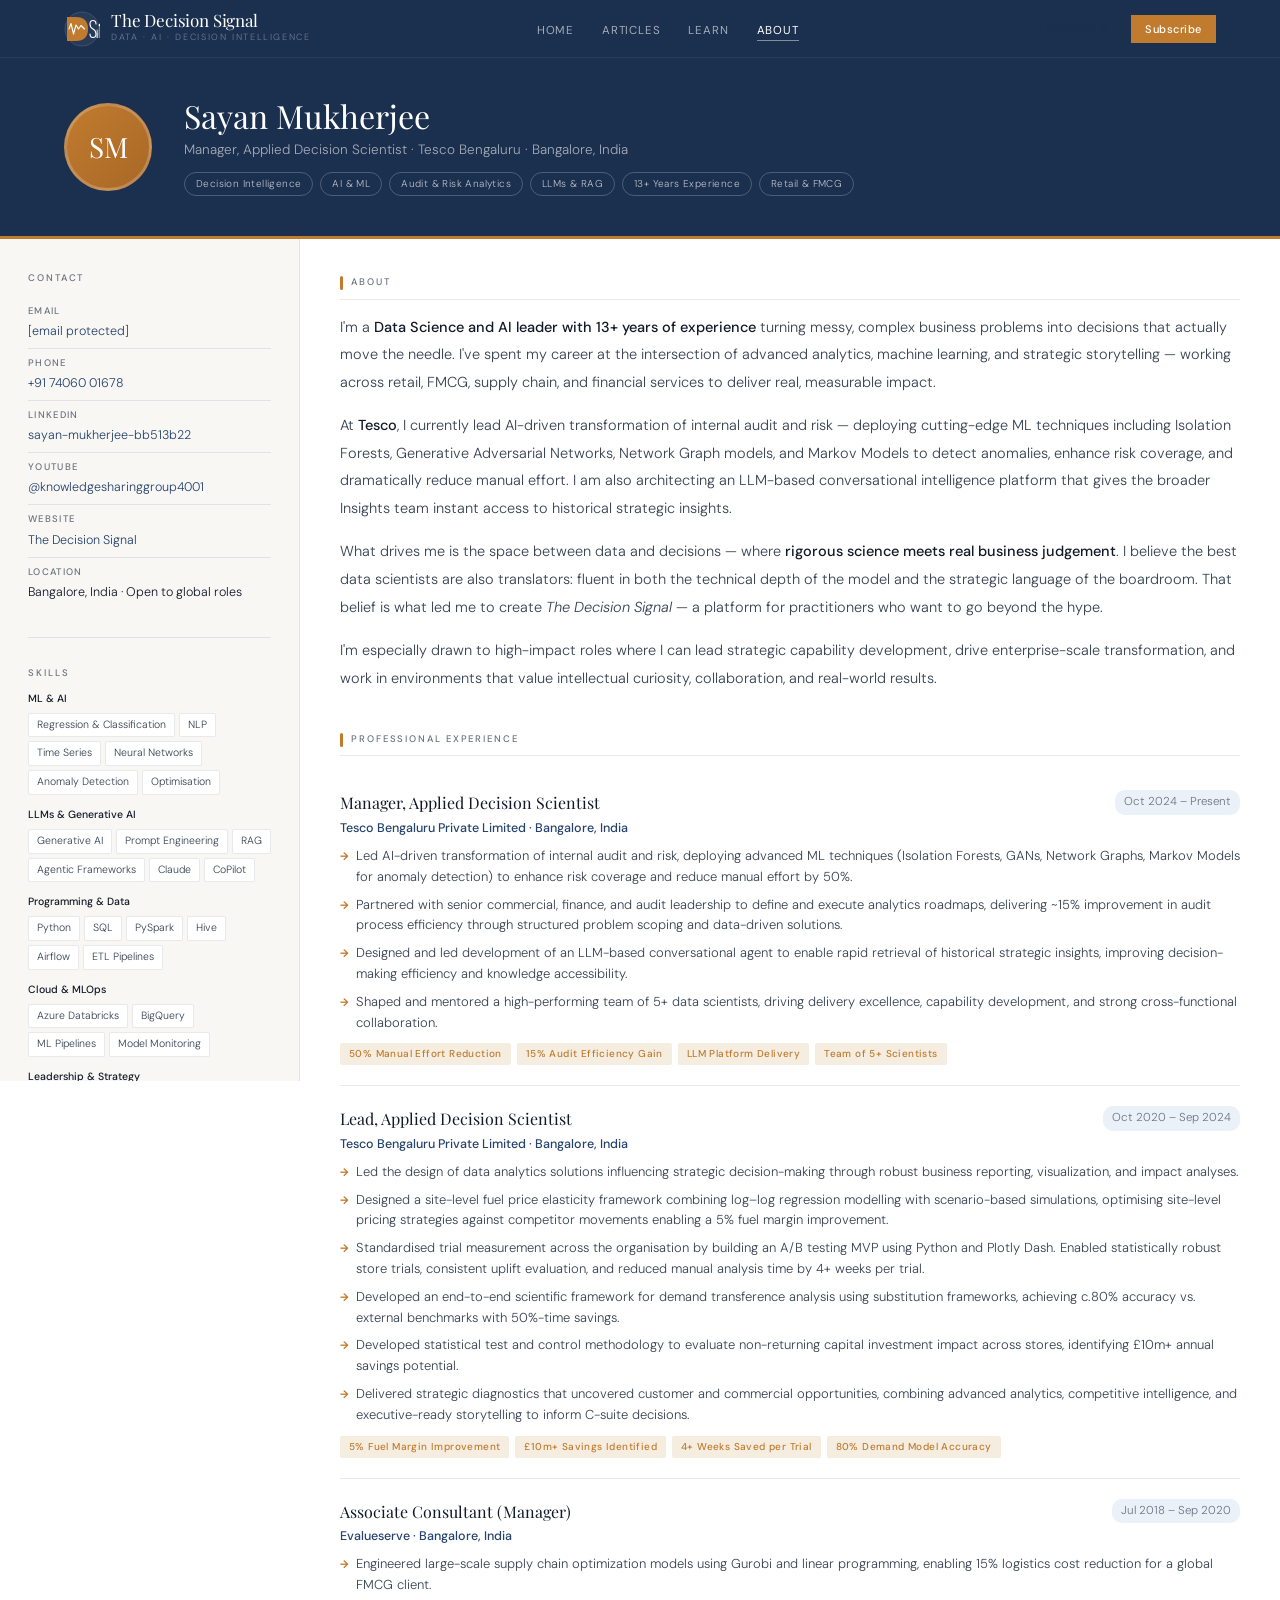
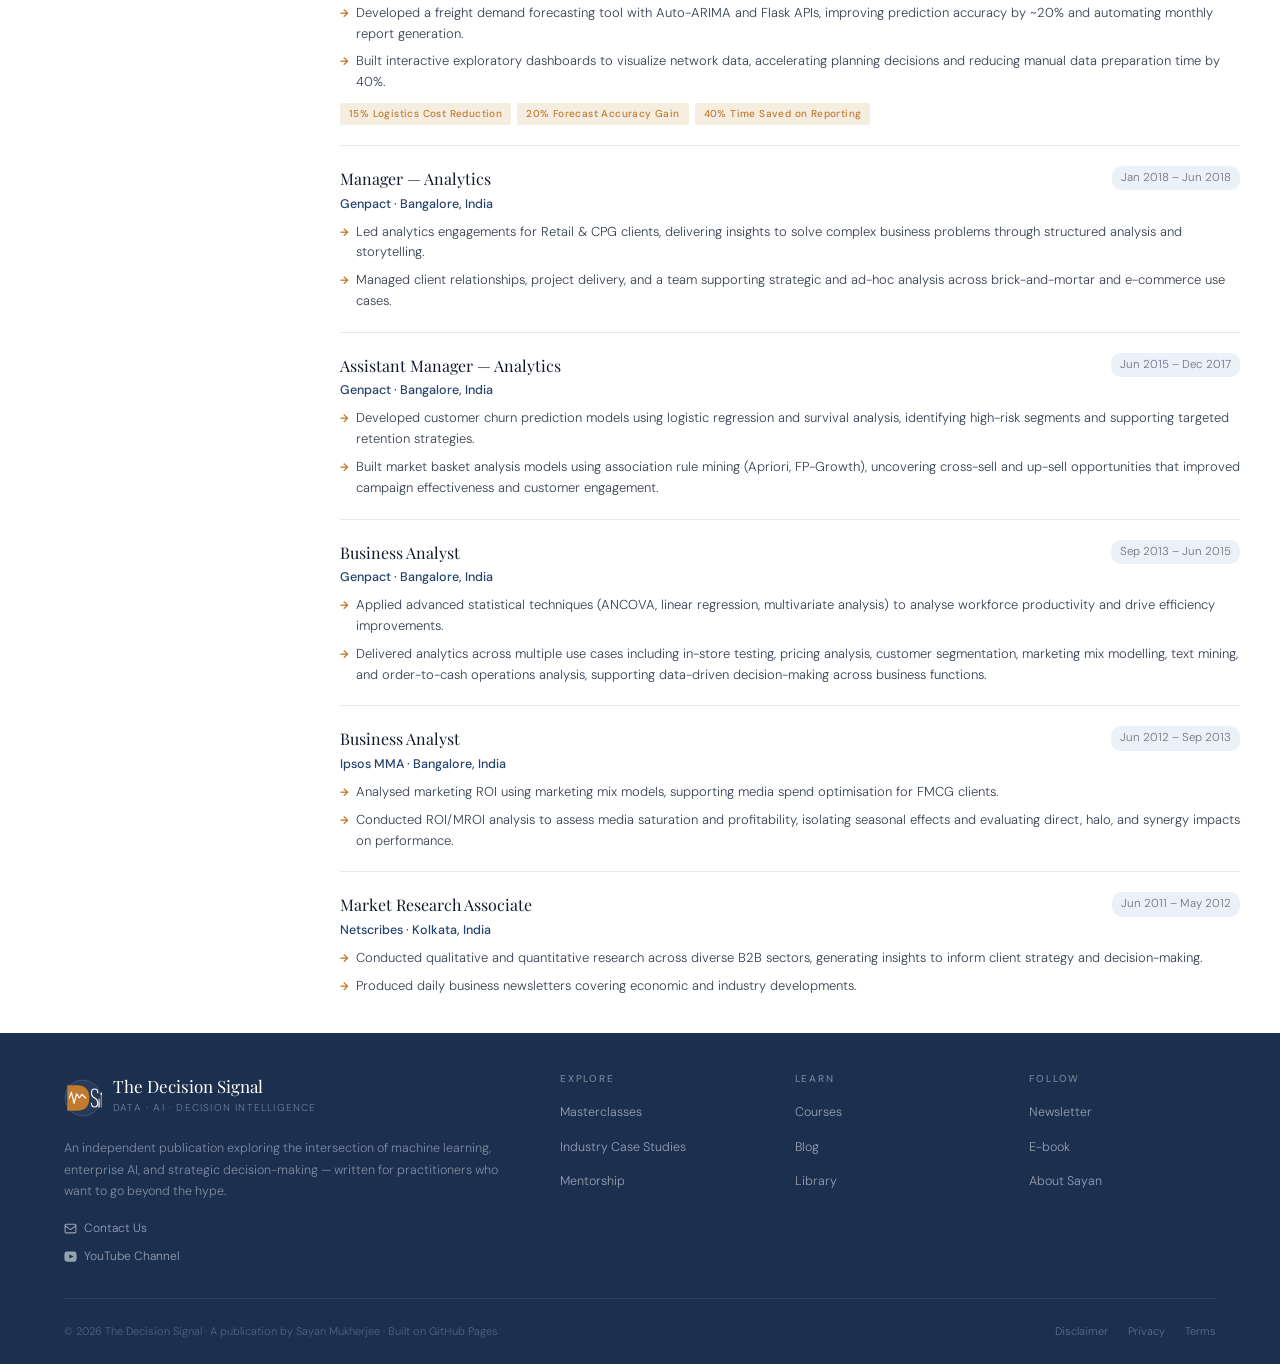
<file: about.html>
<!DOCTYPE html>
<html lang="en">
<head>
  <!-- Google tag (gtag.js) -->
<script async src="https://www.googletagmanager.com/gtag/js?id=G-2LHCLNRFSH"></script>
<script>
  window.dataLayer = window.dataLayer || [];
  function gtag(){dataLayer.push(arguments);}
  gtag('js', new Date());

  gtag('config', 'G-2LHCLNRFSH');
</script>
<meta charset="UTF-8">
<meta name="viewport" content="width=device-width, initial-scale=1.0">
<title>About — Sayan Mukherjee · The Decision Signal</title>
<meta name="description" content="Sayan Mukherjee — Data Science & AI Leader, Decision Intelligence practitioner, and founder of The Decision Signal.">
<link rel="stylesheet" href="style.css">
<style>
/* ── BANNER ─────────────────────────────────────────────────────────────── */
.about-banner{background:var(--sl);padding:2.5rem 5%;display:flex;gap:2rem;align-items:center;border-bottom:3px solid var(--acc);flex-wrap:wrap}
.avatar{width:88px;height:88px;border-radius:50%;background:linear-gradient(135deg,#C17B2F,#a86826);display:flex;align-items:center;justify-content:center;font-family:'Playfair Display',serif;font-size:28px;color:#fff;flex-shrink:0;border:3px solid rgba(255,255,255,0.2);letter-spacing:-.5px}
.banner-info h1{font-size:clamp(22px,3vw,32px);color:#fff;margin-bottom:4px;font-weight:400}
.banner-info .banner-role{font-size:13.5px;color:rgba(255,255,255,.6);margin-bottom:12px}
.banner-tags{display:flex;gap:7px;flex-wrap:wrap}
.banner-tag{font-size:10px;padding:3px 11px;border:1px solid rgba(255,255,255,.22);color:rgba(255,255,255,.7);border-radius:12px;letter-spacing:.04em}

/* ── LAYOUT ─────────────────────────────────────────────────────────────── */
.about-body{display:grid;grid-template-columns:300px 1fr;background:#fff;align-items:start}
.about-sidebar{padding:2rem 1.75rem;border-right:0.5px solid var(--rule);background:var(--warm);position:sticky;top:58px;max-height:calc(100vh - 58px);overflow-y:auto;scrollbar-width:thin;scrollbar-color:rgba(27,47,78,.15) transparent}
.about-sidebar::-webkit-scrollbar{width:4px}
.about-sidebar::-webkit-scrollbar-thumb{background:rgba(27,47,78,.15);border-radius:2px}
.about-main{padding:2.25rem 2.5rem;overflow-y:auto}

/* ── SIDEBAR ELEMENTS ───────────────────────────────────────────────────── */
.sb-section{margin-bottom:1.75rem;padding-bottom:1.75rem;border-bottom:0.5px solid var(--rule)}
.sb-section:last-child{border-bottom:none;margin-bottom:0}
.sb-label{font-size:9.5px;font-weight:500;letter-spacing:.2em;text-transform:uppercase;color:var(--inkl);margin-bottom:10px}
.sb-contact-item{display:flex;flex-direction:column;gap:2px;padding:7px 0;border-bottom:0.5px solid var(--rule)}
.sb-contact-item:last-child{border-bottom:none}
.sb-contact-lbl{font-size:9.5px;font-weight:500;letter-spacing:.14em;text-transform:uppercase;color:var(--inkl)}
.sb-contact-val{font-size:12.5px;color:var(--ink)}
.sb-contact-val a{color:var(--sl2);transition:color .2s}
.sb-contact-val a:hover{color:var(--sl)}

/* Skills in sidebar — compact single-col chips */
.skill-group-sb{margin-bottom:12px}
.skill-group-lbl{font-size:10.5px;font-weight:500;color:var(--ink);margin-bottom:5px}
.skill-chips-sb{display:flex;flex-wrap:wrap;gap:4px}
.skill-chip-sb{font-size:10.5px;padding:3px 8px;border:0.5px solid var(--rule);color:var(--inkm);border-radius:2px;background:#fff;white-space:nowrap}

/* Education in sidebar */
.edu-sb{padding:7px 0;border-bottom:0.5px solid var(--rule)}
.edu-sb:last-child{border-bottom:none}
.edu-degree-sb{font-size:12.5px;font-weight:500;color:var(--ink)}
.edu-uni-sb{font-size:11.5px;color:var(--sl2);margin-top:1px}
.edu-year-sb{font-size:10.5px;color:var(--inkl);margin-top:1px}
.cert-sb{font-size:11.5px;color:var(--inkm);padding:5px 0;border-bottom:0.5px solid var(--rule);display:flex;align-items:flex-start;gap:7px;line-height:1.5}
.cert-sb:last-child{border-bottom:none}
.cert-sb::before{content:'✓';color:var(--sl2);font-size:11px;flex-shrink:0;margin-top:1px}

/* Publication in sidebar */
.pub-sb{font-size:12px;color:var(--inkm);line-height:1.6;padding:6px 0}
.pub-sb strong{color:var(--ink);font-weight:500}

/* Contact form in sidebar */
.sb-form{display:flex;flex-direction:column;gap:10px}
.sb-form .form-group{margin-bottom:0}
.sb-form label{font-size:10.5px;font-weight:500;color:var(--inkm);margin-bottom:3px;display:block}
.sb-form .form-input,.sb-form .form-textarea,.sb-form .form-select{font-size:12px;padding:7px 10px;width:100%}
.sb-form .form-textarea{min-height:80px;resize:vertical}
.sb-submit{padding:10px;background:var(--sl);color:#fff;border:none;font-size:12px;font-weight:500;cursor:pointer;transition:background .2s;width:100%;letter-spacing:.04em}
.sb-submit:hover{background:var(--sl2)}

/* ── MAIN CONTENT ───────────────────────────────────────────────────────── */
.main-section{margin-bottom:2.5rem}
.main-section:last-child{margin-bottom:0}
.main-section-label{font-size:9.5px;font-weight:500;letter-spacing:.2em;text-transform:uppercase;color:var(--inkl);margin-bottom:14px;padding-bottom:8px;border-bottom:0.5px solid var(--rule);display:flex;align-items:center;gap:8px}
.main-section-label::before{content:'';display:block;width:3px;height:14px;background:var(--acc);border-radius:2px}

/* Bio */
.about-bio{font-size:14.5px;color:var(--inkm);line-height:1.9}
.about-bio p+p{margin-top:1rem}
.about-bio strong{color:var(--ink);font-weight:500}

/* Experience */
.exp-block{padding:1.25rem 0;border-bottom:0.5px solid var(--rule)}
.exp-block:last-child{border-bottom:none;padding-bottom:0}
.exp-hdr{display:flex;justify-content:space-between;align-items:flex-start;gap:1rem;margin-bottom:6px;flex-wrap:wrap}
.exp-role{font-family:'Playfair Display',serif;font-size:16px;color:var(--ink);font-weight:400}
.exp-company{font-size:12.5px;font-weight:500;color:var(--sl2);margin-top:2px}
.exp-location{font-size:12px;color:var(--inkl)}
.exp-period{font-size:11.5px;color:var(--inkl);white-space:nowrap;flex-shrink:0;background:var(--sl3);padding:3px 9px;border-radius:10px}
.exp-bullets{list-style:none;display:flex;flex-direction:column;gap:7px;margin-top:8px}
.exp-bullets li{font-size:13px;color:var(--inkm);padding-left:16px;position:relative;line-height:1.6}
.exp-bullets li::before{content:'→';position:absolute;left:0;color:var(--acc);font-size:11px;top:2px;font-weight:700}
.exp-impact{display:flex;flex-wrap:wrap;gap:6px;margin-top:10px}
.impact-chip{font-size:10px;padding:3px 9px;background:var(--acc2);color:var(--acc);border-radius:2px;font-weight:500;letter-spacing:.04em}

@media(max-width:960px){
  .about-body{grid-template-columns:1fr}
  .about-sidebar{position:static;max-height:none;border-right:none;border-bottom:0.5px solid var(--rule)}
}
</style>
</head>
<body>

<!-- NAV -->
<nav class="site-nav">
  <a href="index.html" class="nav-brand" style="display:flex;flex-direction:row;align-items:center;gap:11px;text-decoration:none">
    <svg width="36" height="36" viewBox="0 0 72 72" fill="none" xmlns="http://www.w3.org/2000/svg" style="flex-shrink:0;display:block">
      <circle cx="36" cy="36" r="34" fill="rgba(255,255,255,.05)" stroke="rgba(255,255,255,.18)" stroke-width="1.5"/>
      <path d="M6 12 L6 60 L24 60 Q48 60 48 36 Q48 12 24 12 Z" fill="#C17B2F"/>
      <polyline points="10,36 14,25 19,46 24,28 29,36 34,29 41,36" stroke="#fff" stroke-width="2.2" stroke-linecap="round" stroke-linejoin="round" fill="none"/>
      <path d="M64 26 Q64 19 58 19 Q52 19 52 26 Q52 33 58 36 Q64 39 64 46 Q64 53 58 53 Q52 53 52 46" stroke="#fff" stroke-width="2.2" stroke-linecap="round" fill="none"/>
      <rect x="65" y="44" width="3.5" height="10" rx="1" fill="rgba(255,255,255,.32)"/>
      <rect x="65" y="37" width="3.5" height="17" rx="1" fill="rgba(255,255,255,.52)"/>
      <rect x="70" y="28" width="3.5" height="26" rx="1" fill="#C17B2F"/>
      <circle cx="71.75" cy="28" r="2.5" fill="#fff"/>
    </svg>
    <div style="display:flex;flex-direction:column;gap:1px">
      <div class="nav-brand-name">The Decision Signal</div>
      <div class="nav-brand-tag">Data · AI · Decision Intelligence</div>
    </div>
  </a>
  <ul class="nav-links">
    <li><a href="index.html">Home</a></li>
    <li><a href="articles.html">Articles</a></li>
    <li><a href="learn.html">Learn</a></li>
    <li><a href="about.html" class="active">About</a></li>
  </ul>
  <div class="nav-actions">
    <a href="https://linkedin.com/in/sayan-mukherjee-bb513b22/" target="_blank" class="btn-ghost" style="font-size:12px;padding:7px 14px">LinkedIn ↗</a>
    <button class="btn-subscribe" onclick="window.location='index.html#subscribeBox'">Subscribe</button>
  </div>
  <button class="nav-hamburger" onclick="toggleMobile()" aria-label="Menu"><span></span><span></span><span></span></button>
</nav>
<div class="mobile-menu" id="mobileMenu">
  <a href="index.html">Home</a><a href="articles.html">Articles</a><a href="learn.html">Learn</a><a href="about.html">About</a>
  <a href="https://linkedin.com/in/sayan-mukherjee-bb513b22/" target="_blank">LinkedIn ↗</a>
</div>

<!-- BANNER -->
<div class="about-banner">
  <div class="avatar">SM</div>
  <div class="banner-info">
    <h1>Sayan Mukherjee</h1>
    <div class="banner-role">Manager, Applied Decision Scientist · Tesco Bengaluru · Bangalore, India</div>
    <div class="banner-tags">
      <span class="banner-tag">Decision Intelligence</span>
      <span class="banner-tag">AI &amp; ML</span>
      <span class="banner-tag">Audit &amp; Risk Analytics</span>
      <span class="banner-tag">LLMs &amp; RAG</span>
      <span class="banner-tag">13+ Years Experience</span>
      <span class="banner-tag">Retail &amp; FMCG</span>
    </div>
  </div>
</div>

<!-- BODY: SIDEBAR + MAIN -->
<div class="about-body">

  <!-- ════════════════════════════════
       LEFT SIDEBAR
       ════════════════════════════════ -->
  <div class="about-sidebar">

    <!-- Contact -->
    <div class="sb-section">
      <div class="sb-label">Contact</div>
      <div class="sb-contact-item">
        <span class="sb-contact-lbl">Email</span>
        <span class="sb-contact-val"><a href="/cdn-cgi/l/email-protection#84e9f1efece1f6eee1e1aaf7e5fde5eab5b3c4e3e9e5ede8aae7ebe9"><span class="__cf_email__" data-cfemail="b7dac2dcdfd2c5ddd2d299c4d6ced6d98680f7d0dad6dedb99d4d8da">[email&#160;protected]</span></a></span>
      </div>
      <div class="sb-contact-item">
        <span class="sb-contact-lbl">Phone</span>
        <span class="sb-contact-val"><a href="tel:+917406001678">+91 74060 01678</a></span>
      </div>
      <div class="sb-contact-item">
        <span class="sb-contact-lbl">LinkedIn</span>
        <span class="sb-contact-val"><a href="https://linkedin.com/in/sayan-mukherjee-bb513b22/" target="_blank">sayan-mukherjee-bb513b22</a></span>
      </div>
      <div class="sb-contact-item">
        <span class="sb-contact-lbl">YouTube</span>
        <span class="sb-contact-val"><a href="https://www.youtube.com/@knowledgesharinggroup4001" target="_blank">@knowledgesharinggroup4001</a></span>
      </div>
      <div class="sb-contact-item">
        <span class="sb-contact-lbl">Website</span>
        <span class="sb-contact-val"><a href="https://sayan-mukherjee-datascience.github.io/the-decision-signal/" target="_blank">The Decision Signal</a></span>
      </div>
      <div class="sb-contact-item">
        <span class="sb-contact-lbl">Location</span>
        <span class="sb-contact-val">Bangalore, India · Open to global roles</span>
      </div>
    </div>

    <!-- Skills -->
    <div class="sb-section">
      <div class="sb-label">Skills</div>
      <div class="skill-group-sb">
        <div class="skill-group-lbl">ML &amp; AI</div>
        <div class="skill-chips-sb">
          <span class="skill-chip-sb">Regression &amp; Classification</span>
          <span class="skill-chip-sb">NLP</span>
          <span class="skill-chip-sb">Time Series</span>
          <span class="skill-chip-sb">Neural Networks</span>
          <span class="skill-chip-sb">Anomaly Detection</span>
          <span class="skill-chip-sb">Optimisation</span>
        </div>
      </div>
      <div class="skill-group-sb">
        <div class="skill-group-lbl">LLMs &amp; Generative AI</div>
        <div class="skill-chips-sb">
          <span class="skill-chip-sb">Generative AI</span>
          <span class="skill-chip-sb">Prompt Engineering</span>
          <span class="skill-chip-sb">RAG</span>
          <span class="skill-chip-sb">Agentic Frameworks</span>
          <span class="skill-chip-sb">Claude</span>
          <span class="skill-chip-sb">CoPilot</span>
        </div>
      </div>
      <div class="skill-group-sb">
        <div class="skill-group-lbl">Programming &amp; Data</div>
        <div class="skill-chips-sb">
          <span class="skill-chip-sb">Python</span>
          <span class="skill-chip-sb">SQL</span>
          <span class="skill-chip-sb">PySpark</span>
          <span class="skill-chip-sb">Hive</span>
          <span class="skill-chip-sb">Airflow</span>
          <span class="skill-chip-sb">ETL Pipelines</span>
        </div>
      </div>
      <div class="skill-group-sb">
        <div class="skill-group-lbl">Cloud &amp; MLOps</div>
        <div class="skill-chips-sb">
          <span class="skill-chip-sb">Azure Databricks</span>
          <span class="skill-chip-sb">BigQuery</span>
          <span class="skill-chip-sb">ML Pipelines</span>
          <span class="skill-chip-sb">Model Monitoring</span>
        </div>
      </div>
      <div class="skill-group-sb">
        <div class="skill-group-lbl">Leadership &amp; Strategy</div>
        <div class="skill-chips-sb">
          <span class="skill-chip-sb">Analytics Strategy</span>
          <span class="skill-chip-sb">Product Roadmaps</span>
          <span class="skill-chip-sb">Stakeholder Influence</span>
          <span class="skill-chip-sb">C-Suite Storytelling</span>
          <span class="skill-chip-sb">Design Thinking</span>
        </div>
      </div>
      <div class="skill-group-sb">
        <div class="skill-group-lbl">Visualisation &amp; Tools</div>
        <div class="skill-chips-sb">
          <span class="skill-chip-sb">Tableau</span>
          <span class="skill-chip-sb">Plotly Dash</span>
          <span class="skill-chip-sb">Streamlit</span>
          <span class="skill-chip-sb">Figma</span>
          <span class="skill-chip-sb">Git</span>
          <span class="skill-chip-sb">Miro</span>
        </div>
      </div>
    </div>

    <!-- Education -->
    <div class="sb-section">
      <div class="sb-label">Education</div>
      <div class="edu-sb">
        <div class="edu-degree-sb">M.Sc. Business Analytics</div>
        <div class="edu-uni-sb">BITS Pilani — Work Integrated Learning</div>
        <div class="edu-year-sb">2016 – 2019</div>
      </div>
      <div class="edu-sb">
        <div class="edu-degree-sb">M.A. Economics</div>
        <div class="edu-uni-sb">Jadavpur University · First Class</div>
        <div class="edu-year-sb">2009 – 2011</div>
      </div>
      <div class="edu-sb">
        <div class="edu-degree-sb">B.Sc. Economics</div>
        <div class="edu-uni-sb">University of Calcutta · First Class</div>
        <div class="edu-year-sb">2006 – 2009</div>
      </div>
      <div style="margin-top:10px">
        <div class="cert-sb">Lean Tested &amp; Certified — Genpact, 2016</div>
        <div class="cert-sb">How to Build Digital Products — Product School</div>
        <div class="cert-sb">Introduction to Project Management — Simplilearn</div>
        <div class="cert-sb">Introduction to Generative AI — Google Cloud</div>
      </div>
    </div>

    <!-- Publication -->
    <div class="sb-section">
      <div class="sb-label">Publication</div>
      <div class="pub-sb">
        <strong>Artificial Intelligence and Happiness</strong><br>
        Agent-Based Modelling Applications — exploring how AI systems interact with human wellbeing and decision-making at scale.
      </div>
    </div>

    <!-- Get in Touch -->
    <div class="sb-section">
      <div class="sb-label">Get in Touch</div>
      <p style="font-size:12px;color:var(--inkm);line-height:1.65;margin-bottom:12px">Open to conversations about data science leadership, AI strategy, collaboration, and interesting problems worth solving.</p>
      <form class="sb-form" id="contactForm"
        action="https://formspree.io/f/mzdkynna"
        method="POST">
        <input type="hidden" name="_subject" value="Message via About Page — The Decision Signal">
        <div class="form-group">
          <label>Name *</label>
          <input type="text" name="name" class="form-input" placeholder="Your name" required>
        </div>
        <div class="form-group">
          <label>Email *</label>
          <input type="email" name="email" class="form-input" placeholder="your@email.com" required>
        </div>
        <div class="form-group">
          <label>Subject</label>
          <select name="subject" class="form-select form-input">
            <option>General enquiry</option>
            <option>Coaching / Mentorship</option>
            <option>Collaboration / Speaking</option>
            <option>Course / Content feedback</option>
            <option>Other</option>
          </select>
        </div>
        <div class="form-group">
          <label>Message *</label>
          <textarea name="message" class="form-textarea" placeholder="What's on your mind?" required style="min-height:80px;resize:vertical"></textarea>
        </div>
        <button type="submit" class="sb-submit">Send Message →</button>
      </form>
    </div>

  </div><!-- /sidebar -->

  <!-- ════════════════════════════════
       MAIN CONTENT
       ════════════════════════════════ -->
  <div class="about-main">

    <!-- About -->
    <div class="main-section">
      <div class="main-section-label">About</div>
      <div class="about-bio">
        <p>I'm a <strong>Data Science and AI leader with 13+ years of experience</strong> turning messy, complex business problems into decisions that actually move the needle. I've spent my career at the intersection of advanced analytics, machine learning, and strategic storytelling — working across retail, FMCG, supply chain, and financial services to deliver real, measurable impact.</p>
        <p>At <strong>Tesco</strong>, I currently lead AI-driven transformation of internal audit and risk — deploying cutting-edge ML techniques including Isolation Forests, Generative Adversarial Networks, Network Graph models, and Markov Models to detect anomalies, enhance risk coverage, and dramatically reduce manual effort. I am also architecting an LLM-based conversational intelligence platform that gives the broader Insights team instant access to historical strategic insights.</p>
        <p>What drives me is the space between data and decisions — where <strong>rigorous science meets real business judgement</strong>. I believe the best data scientists are also translators: fluent in both the technical depth of the model and the strategic language of the boardroom. That belief is what led me to create <em>The Decision Signal</em> — a platform for practitioners who want to go beyond the hype.</p>
        <p>I'm especially drawn to high-impact roles where I can lead strategic capability development, drive enterprise-scale transformation, and work in environments that value intellectual curiosity, collaboration, and real-world results.</p>
      </div>
    </div>

    <!-- Professional Experience -->
    <div class="main-section">
      <div class="main-section-label">Professional Experience</div>

      <!-- Tesco Manager -->
      <div class="exp-block">
        <div class="exp-hdr">
          <div>
            <div class="exp-role">Manager, Applied Decision Scientist</div>
            <div class="exp-company">Tesco Bengaluru Private Limited · Bangalore, India</div>
          </div>
          <div class="exp-period">Oct 2024 – Present</div>
        </div>
        <ul class="exp-bullets">
          <li>Led AI-driven transformation of internal audit and risk, deploying advanced ML techniques (Isolation Forests, GANs, Network Graphs, Markov Models for anomaly detection) to enhance risk coverage and reduce manual effort by 50%.</li>
          <li>Partnered with senior commercial, finance, and audit leadership to define and execute analytics roadmaps, delivering ~15% improvement in audit process efficiency through structured problem scoping and data-driven solutions.</li>
          <li>Designed and led development of an LLM-based conversational agent to enable rapid retrieval of historical strategic insights, improving decision-making efficiency and knowledge accessibility.</li>
          <li>Shaped and mentored a high-performing team of 5+ data scientists, driving delivery excellence, capability development, and strong cross-functional collaboration.</li>
        </ul>
        <div class="exp-impact">
          <span class="impact-chip">50% Manual Effort Reduction</span>
          <span class="impact-chip">15% Audit Efficiency Gain</span>
          <span class="impact-chip">LLM Platform Delivery</span>
          <span class="impact-chip">Team of 5+ Scientists</span>
        </div>
      </div>

      <!-- Tesco Lead -->
      <div class="exp-block">
        <div class="exp-hdr">
          <div>
            <div class="exp-role">Lead, Applied Decision Scientist</div>
            <div class="exp-company">Tesco Bengaluru Private Limited · Bangalore, India</div>
          </div>
          <div class="exp-period">Oct 2020 – Sep 2024</div>
        </div>
        <ul class="exp-bullets">
          <li>Led the design of data analytics solutions influencing strategic decision-making through robust business reporting, visualization, and impact analyses.</li>
          <li>Designed a site-level fuel price elasticity framework combining log–log regression modelling with scenario-based simulations, optimising site-level pricing strategies against competitor movements enabling a 5% fuel margin improvement.</li>
          <li>Standardised trial measurement across the organisation by building an A/B testing MVP using Python and Plotly Dash. Enabled statistically robust store trials, consistent uplift evaluation, and reduced manual analysis time by 4+ weeks per trial.</li>
          <li>Developed an end-to-end scientific framework for demand transference analysis using substitution frameworks, achieving c.80% accuracy vs. external benchmarks with 50%-time savings.</li>
          <li>Developed statistical test and control methodology to evaluate non-returning capital investment impact across stores, identifying £10m+ annual savings potential.</li>
          <li>Delivered strategic diagnostics that uncovered customer and commercial opportunities, combining advanced analytics, competitive intelligence, and executive-ready storytelling to inform C-suite decisions.</li>
        </ul>
        <div class="exp-impact">
          <span class="impact-chip">5% Fuel Margin Improvement</span>
          <span class="impact-chip">£10m+ Savings Identified</span>
          <span class="impact-chip">4+ Weeks Saved per Trial</span>
          <span class="impact-chip">80% Demand Model Accuracy</span>
        </div>
      </div>

      <!-- Evalueserve -->
      <div class="exp-block">
        <div class="exp-hdr">
          <div>
            <div class="exp-role">Associate Consultant (Manager)</div>
            <div class="exp-company">Evalueserve · Bangalore, India</div>
          </div>
          <div class="exp-period">Jul 2018 – Sep 2020</div>
        </div>
        <ul class="exp-bullets">
          <li>Engineered large-scale supply chain optimization models using Gurobi and linear programming, enabling 15% logistics cost reduction for a global FMCG client.</li>
          <li>Developed a freight demand forecasting tool with Auto-ARIMA and Flask APIs, improving prediction accuracy by ~20% and automating monthly report generation.</li>
          <li>Built interactive exploratory dashboards to visualize network data, accelerating planning decisions and reducing manual data preparation time by 40%.</li>
        </ul>
        <div class="exp-impact">
          <span class="impact-chip">15% Logistics Cost Reduction</span>
          <span class="impact-chip">20% Forecast Accuracy Gain</span>
          <span class="impact-chip">40% Time Saved on Reporting</span>
        </div>
      </div>

      <!-- Genpact Manager -->
      <div class="exp-block">
        <div class="exp-hdr">
          <div>
            <div class="exp-role">Manager — Analytics</div>
            <div class="exp-company">Genpact · Bangalore, India</div>
          </div>
          <div class="exp-period">Jan 2018 – Jun 2018</div>
        </div>
        <ul class="exp-bullets">
          <li>Led analytics engagements for Retail &amp; CPG clients, delivering insights to solve complex business problems through structured analysis and storytelling.</li>
          <li>Managed client relationships, project delivery, and a team supporting strategic and ad-hoc analysis across brick-and-mortar and e-commerce use cases.</li>
        </ul>
      </div>

      <!-- Genpact AM -->
      <div class="exp-block">
        <div class="exp-hdr">
          <div>
            <div class="exp-role">Assistant Manager — Analytics</div>
            <div class="exp-company">Genpact · Bangalore, India</div>
          </div>
          <div class="exp-period">Jun 2015 – Dec 2017</div>
        </div>
        <ul class="exp-bullets">
          <li>Developed customer churn prediction models using logistic regression and survival analysis, identifying high-risk segments and supporting targeted retention strategies.</li>
          <li>Built market basket analysis models using association rule mining (Apriori, FP-Growth), uncovering cross-sell and up-sell opportunities that improved campaign effectiveness and customer engagement.</li>
        </ul>
      </div>

      <!-- Genpact BA -->
      <div class="exp-block">
        <div class="exp-hdr">
          <div>
            <div class="exp-role">Business Analyst</div>
            <div class="exp-company">Genpact · Bangalore, India</div>
          </div>
          <div class="exp-period">Sep 2013 – Jun 2015</div>
        </div>
        <ul class="exp-bullets">
          <li>Applied advanced statistical techniques (ANCOVA, linear regression, multivariate analysis) to analyse workforce productivity and drive efficiency improvements.</li>
          <li>Delivered analytics across multiple use cases including in-store testing, pricing analysis, customer segmentation, marketing mix modelling, text mining, and order-to-cash operations analysis, supporting data-driven decision-making across business functions.</li>
        </ul>
      </div>

      <!-- Ipsos MMA -->
      <div class="exp-block">
        <div class="exp-hdr">
          <div>
            <div class="exp-role">Business Analyst</div>
            <div class="exp-company">Ipsos MMA · Bangalore, India</div>
          </div>
          <div class="exp-period">Jun 2012 – Sep 2013</div>
        </div>
        <ul class="exp-bullets">
          <li>Analysed marketing ROI using marketing mix models, supporting media spend optimisation for FMCG clients.</li>
          <li>Conducted ROI/MROI analysis to assess media saturation and profitability, isolating seasonal effects and evaluating direct, halo, and synergy impacts on performance.</li>
        </ul>
      </div>

      <!-- Netscribes -->
      <div class="exp-block">
        <div class="exp-hdr">
          <div>
            <div class="exp-role">Market Research Associate</div>
            <div class="exp-company">Netscribes · Kolkata, India</div>
          </div>
          <div class="exp-period">Jun 2011 – May 2012</div>
        </div>
        <ul class="exp-bullets">
          <li>Conducted qualitative and quantitative research across diverse B2B sectors, generating insights to inform client strategy and decision-making.</li>
          <li>Produced daily business newsletters covering economic and industry developments.</li>
        </ul>
      </div>

    </div><!-- /experience -->
  </div><!-- /main -->
</div><!-- /about-body -->

<!-- FOOTER -->
<footer class="site-footer">
  <div class="footer-top" style="grid-template-columns:2.4fr 1fr 1fr 1fr">
    <div>
      <div style="display:flex;align-items:center;gap:11px;margin-bottom:14px">
        <svg width="38" height="38" viewBox="0 0 72 72" fill="none" xmlns="http://www.w3.org/2000/svg" style="flex-shrink:0;display:block">
          <circle cx="36" cy="36" r="34" fill="rgba(255,255,255,.05)" stroke="rgba(255,255,255,.18)" stroke-width="1.5"/>
          <path d="M6 12 L6 60 L24 60 Q48 60 48 36 Q48 12 24 12 Z" fill="#C17B2F"/>
          <polyline points="10,36 14,25 19,46 24,28 29,36 34,29 41,36" stroke="#fff" stroke-width="2.2" stroke-linecap="round" stroke-linejoin="round" fill="none"/>
          <path d="M64 26 Q64 19 58 19 Q52 19 52 26 Q52 33 58 36 Q64 39 64 46 Q64 53 58 53 Q52 53 52 46" stroke="#fff" stroke-width="2.2" stroke-linecap="round" fill="none"/>
          <rect x="65" y="44" width="3.5" height="10" rx="1" fill="rgba(255,255,255,.32)"/>
          <rect x="65" y="37" width="3.5" height="17" rx="1" fill="rgba(255,255,255,.52)"/>
          <rect x="70" y="28" width="3.5" height="26" rx="1" fill="#C17B2F"/>
          <circle cx="71.75" cy="28" r="2.5" fill="#fff"/>
        </svg>
        <div><div class="footer-brand-name">The Decision Signal</div><div class="footer-brand-tag">Data · AI · Decision Intelligence</div></div>
      </div>
      <p class="footer-brand-desc">An independent publication exploring the intersection of machine learning, enterprise AI, and strategic decision-making — written for practitioners who want to go beyond the hype.</p>
      <div style="margin-top:16px;display:flex;flex-direction:column;gap:8px">
        <a href="/cdn-cgi/l/email-protection#701d051b1815021a15155e031109111e414730171d11191c5e131f1d" style="font-size:12px;color:rgba(255,255,255,.55);display:inline-flex;align-items:center;gap:7px;transition:color .2s" onmouseover="this.style.color='#fff'" onmouseout="this.style.color='rgba(255,255,255,.55)'"><svg width="13" height="13" viewBox="0 0 24 24" fill="none" stroke="currentColor" stroke-width="2"><rect x="2" y="4" width="20" height="16" rx="2"/><path d="m2 7 10 7 10-7"/></svg>Contact Us</a>
        <a href="https://www.youtube.com/@knowledgesharinggroup4001" target="_blank" style="font-size:12px;color:rgba(255,255,255,.55);display:inline-flex;align-items:center;gap:7px;transition:color .2s" onmouseover="this.style.color='#fff'" onmouseout="this.style.color='rgba(255,255,255,.55)'"><svg width="13" height="13" viewBox="0 0 24 24" fill="currentColor"><path d="M23 7s-.3-2-1.2-2.8c-1.1-1.2-2.4-1.2-3-1.3C16.3 2.7 12 2.7 12 2.7s-4.3 0-6.8.2c-.6.1-1.9.1-3 1.3C1.3 5 1 7 1 7S.7 9.1.7 11.3v2.1C.7 15.5 1 17.6 1 17.6s.3 2 1.2 2.8c1.1 1.2 2.6 1.1 3.3 1.2C7.6 21.8 12 21.8 12 21.8s4.3 0 6.8-.2c.6-.1 1.9-.1 3-1.3.9-.8 1.2-2.8 1.2-2.8s.3-2.1.3-4.2v-2.1C23.3 9.1 23 7 23 7zM9.7 15.5V8.4l8.1 3.6-8.1 3.5z"/></svg>YouTube Channel</a>
      </div>
    </div>
    <div class="footer-col"><h4>Explore</h4><ul>
      <li><a href="learn.html#sec-masterclasses">Masterclasses</a></li>
      <li><a href="articles.html?filter=ml">Industry Case Studies</a></li>
      <li><a href="learn.html#sec-coaching">Mentorship</a></li>
    </ul></div>
    <div class="footer-col"><h4>Learn</h4><ul>
      <li><a href="learn.html">Courses</a></li>
      <li><a href="articles.html">Blog</a></li>
      <li><a href="learn.html#sec-library">Library</a></li>
    </ul></div>
    <div class="footer-col"><h4>Follow</h4><ul>
      <li><a href="index.html#subscribeBox">Newsletter</a></li>
      <li><a href="learn.html#sec-library">E-book</a></li>
      <li><a href="about.html">About Sayan</a></li>
    </ul></div>
  </div>
  <div class="footer-bottom">
    <span class="footer-copy">© 2026 The Decision Signal · A publication by Sayan Mukherjee · Built on GitHub Pages</span>
    <div style="display:flex;gap:1.25rem">
      <a href="disclaimer.html" style="font-size:11px;color:rgba(255,255,255,.3)">Disclaimer</a>
      <a href="privacy.html" style="font-size:11px;color:rgba(255,255,255,.3)">Privacy</a>
      <a href="terms.html" style="font-size:11px;color:rgba(255,255,255,.3)">Terms</a>
    </div>
  </div>
</footer>

<div class="toast" id="toast"></div>
<script data-cfasync="false" src="/cdn-cgi/scripts/5c5dd728/cloudflare-static/email-de
</file>
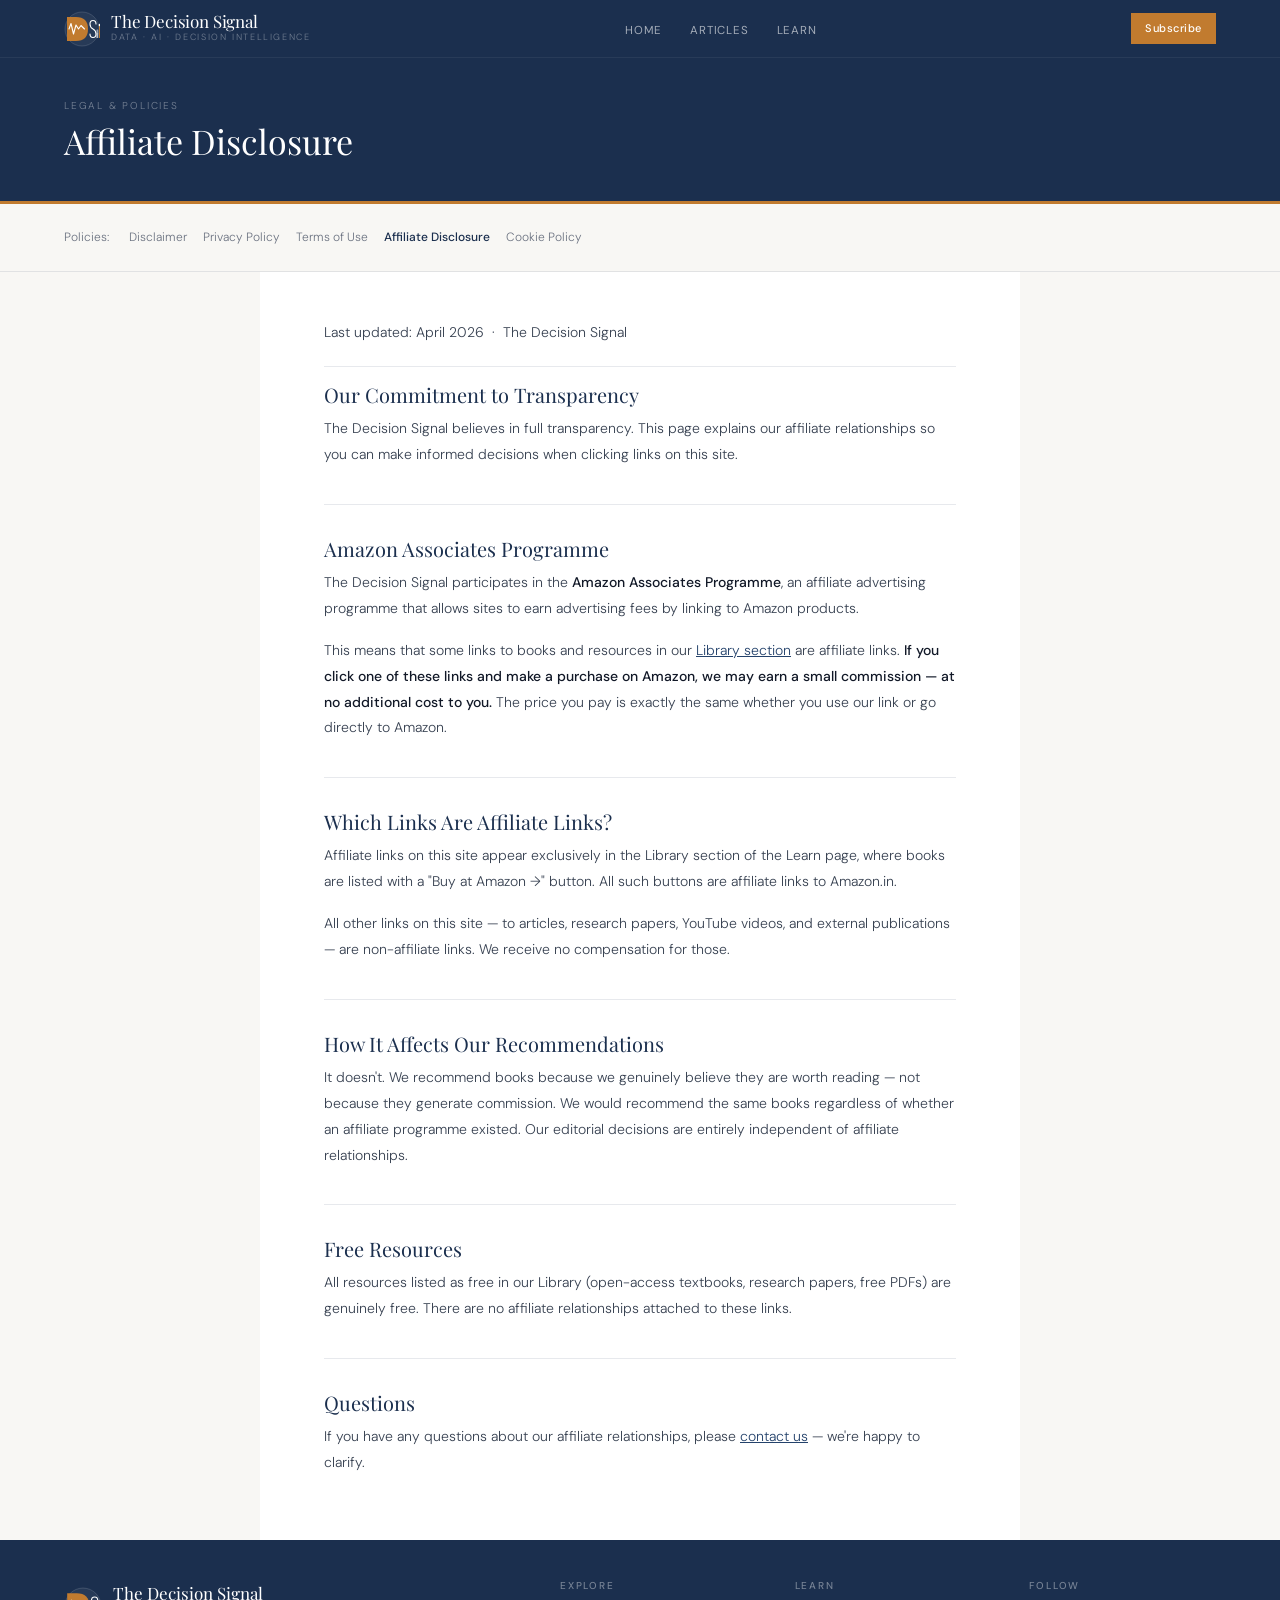
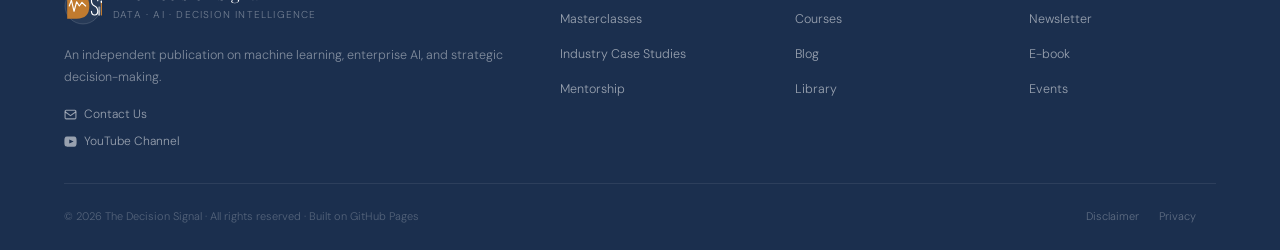
<file: affiliate.html>
<!DOCTYPE html>
<html lang="en">
<head>
<meta charset="UTF-8">
<meta name="viewport" content="width=device-width, initial-scale=1.0">
<title>Affiliate Disclosure — The Decision Signal</title>
<meta name="description" content="Affiliate Disclosure for The Decision Signal — a publication on data science, AI and decision intelligence.">
<link rel="stylesheet" href="style.css">
<style>
.legal-hero{background:var(--sl);padding:2.5rem 5%;border-bottom:3px solid var(--acc)}
.legal-eyebrow{font-family:'DM Sans',sans-serif;font-size:10px;letter-spacing:.18em;text-transform:uppercase;color:rgba(255,255,255,.4);margin-bottom:8px}
.legal-hero h1{font-family:'Playfair Display',serif;font-size:clamp(24px,3vw,34px);color:#fff;font-weight:400;margin-bottom:0}
.legal-wrap{max-width:760px;margin:0 auto;padding:3rem 5%;background:#fff;min-height:65vh}
.legal-wrap h2{font-family:'Playfair Display',serif;font-size:20px;color:var(--sl);margin:2.25rem 0 10px;padding-top:2rem;border-top:0.5px solid var(--rule)}
.legal-wrap h2:first-of-type{border-top:none;padding-top:0;margin-top:1rem}
.legal-wrap p{font-size:14px;color:var(--inkm);line-height:1.85;margin-bottom:1rem}
.legal-wrap a{color:var(--sl2);text-decoration:underline}
.legal-wrap strong{color:var(--ink);font-weight:500}
.legal-wrap ul{margin:0 0 1rem 1.5rem;display:flex;flex-direction:column;gap:6px}
.legal-wrap ul li{font-size:14px;color:var(--inkm);line-height:1.75}
.legal-meta{font-family:'DM Sans',sans-serif;font-size:12px;color:var(--inkl);margin-bottom:2rem;padding-bottom:1.25rem;border-bottom:0.5px solid var(--rule)}
.legal-nav{display:flex;gap:1rem;flex-wrap:wrap;padding:1.5rem 5%;background:var(--warm);border-bottom:0.5px solid var(--rule);font-size:12px}
.legal-nav a{color:var(--inkl);transition:color .2s}
.legal-nav a:hover{color:var(--sl)}
.legal-nav a.current{color:var(--sl);font-weight:500}
</style>
</head>
<body>

<nav class="site-nav">
  <a href="index.html" class="nav-brand">
    <svg width="36" height="36" viewBox="0 0 72 72" fill="none" xmlns="http://www.w3.org/2000/svg" style="flex-shrink:0;display:block">
      <circle cx="36" cy="36" r="34" fill="rgba(255,255,255,.05)" stroke="rgba(255,255,255,.18)" stroke-width="1.5"/>
      <path d="M6 12 L6 60 L24 60 Q48 60 48 36 Q48 12 24 12 Z" fill="#C17B2F"/>
      <polyline points="10,36 14,25 19,46 24,28 29,36 34,29 41,36" stroke="#fff" stroke-width="2.2" stroke-linecap="round" stroke-linejoin="round" fill="none"/>
      <path d="M64 26 Q64 19 58 19 Q52 19 52 26 Q52 33 58 36 Q64 39 64 46 Q64 53 58 53 Q52 53 52 46" stroke="#fff" stroke-width="2.2" stroke-linecap="round" fill="none"/>
      <rect x="65" y="44" width="3.5" height="10" rx="1" fill="rgba(255,255,255,.32)"/>
      <rect x="65" y="37" width="3.5" height="17" rx="1" fill="rgba(255,255,255,.52)"/>
      <rect x="70" y="28" width="3.5" height="26" rx="1" fill="#C17B2F"/>
      <circle cx="71.75" cy="28" r="2.5" fill="#fff"/>
    </svg>
    <div>
      <div class="nav-brand-name">The Decision Signal</div>
      <div class="nav-brand-tag">Data · AI · Decision Intelligence</div>
    </div>
  </a>
  <ul class="nav-links">
    <li><a href="index.html">Home</a></li>
    <li><a href="articles.html">Articles</a></li>
    <li><a href="learn.html">Learn</a></li>
  </ul>
  <div class="nav-actions">
    <a href="index.html#subscribeBox" class="btn-subscribe">Subscribe</a>
  </div>
  <button class="nav-hamburger" onclick="toggleMobile()" aria-label="Menu"><span></span><span></span><span></span></button>
</nav>
<div class="mobile-menu" id="mobileMenu">
  <a href="index.html">Home</a>
  <a href="articles.html">Articles</a>
  <a href="learn.html">Learn</a>
</div>

<div class="legal-hero">
  <div class="legal-eyebrow">Legal &amp; Policies</div>
  <h1>Affiliate Disclosure</h1>
</div>

<div class="legal-nav">
  <span style="color:var(--inkl);margin-right:4px">Policies:</span>
  <a href="disclaimer.html" class="">Disclaimer</a>
  <a href="privacy.html" class="">Privacy Policy</a>
  <a href="terms.html" class="">Terms of Use</a>
  <a href="affiliate.html" class="current">Affiliate Disclosure</a>
  <a href="cookies.html" class="">Cookie Policy</a>
</div>

<div class="legal-wrap">
  <p class="legal-meta">Last updated: April 2026 &nbsp;·&nbsp; The Decision Signal</p>
  
<h2>Our Commitment to Transparency</h2>
<p>The Decision Signal believes in full transparency. This page explains our affiliate relationships so you can make informed decisions when clicking links on this site.</p>

<h2>Amazon Associates Programme</h2>
<p>The Decision Signal participates in the <strong>Amazon Associates Programme</strong>, an affiliate advertising programme that allows sites to earn advertising fees by linking to Amazon products.</p>
<p>This means that some links to books and resources in our <a href="learn.html#library">Library section</a> are affiliate links. <strong>If you click one of these links and make a purchase on Amazon, we may earn a small commission — at no additional cost to you.</strong> The price you pay is exactly the same whether you use our link or go directly to Amazon.</p>

<h2>Which Links Are Affiliate Links?</h2>
<p>Affiliate links on this site appear exclusively in the Library section of the Learn page, where books are listed with a "Buy at Amazon →" button. All such buttons are affiliate links to Amazon.in.</p>
<p>All other links on this site — to articles, research papers, YouTube videos, and external publications — are non-affiliate links. We receive no compensation for those.</p>

<h2>How It Affects Our Recommendations</h2>
<p>It doesn't. We recommend books because we genuinely believe they are worth reading — not because they generate commission. We would recommend the same books regardless of whether an affiliate programme existed. Our editorial decisions are entirely independent of affiliate relationships.</p>

<h2>Free Resources</h2>
<p>All resources listed as free in our Library (open-access textbooks, research papers, free PDFs) are genuinely free. There are no affiliate relationships attached to these links.</p>

<h2>Questions</h2>
<p>If you have any questions about our affiliate relationships, please <a href="/cdn-cgi/l/email-protection#6a071f01020f18000f0f44190b130b045b5d2a0d070b030644090507">contact us</a> — we're happy to clarify.</p>

</div>

<footer class="site-footer">
  <div class="footer-top" style="grid-template-columns:2.4fr 1fr 1fr 1fr">
    <div>
      <div style="display:flex;align-items:center;gap:11px;margin-bottom:14px">
        <svg width="38" height="38" viewBox="0 0 72 72" fill="none" xmlns="http://www.w3.org/2000/svg" style="flex-shrink:0;display:block">
          <circle cx="36" cy="36" r="34" fill="rgba(255,255,255,.05)" stroke="rgba(255,255,255,.18)" stroke-width="1.5"/>
          <path d="M6 12 L6 60 L24 60 Q48 60 48 36 Q48 12 24 12 Z" fill="#C17B2F"/>
          <polyline points="10,36 14,25 19,46 24,28 29,36 34,29 41,36" stroke="#fff" stroke-width="2.2" stroke-linecap="round" stroke-linejoin="round" fill="none"/>
          <path d="M64 26 Q64 19 58 19 Q52 19 52 26 Q52 33 58 36 Q64 39 64 46 Q64 53 58 53 Q52 53 52 46" stroke="#fff" stroke-width="2.2" stroke-linecap="round" fill="none"/>
          <rect x="65" y="44" width="3.5" height="10" rx="1" fill="rgba(255,255,255,.32)"/>
          <rect x="65" y="37" width="3.5" height="17" rx="1" fill="rgba(255,255,255,.52)"/>
          <rect x="70" y="28" width="3.5" height="26" rx="1" fill="#C17B2F"/>
          <circle cx="71.75" cy="28" r="2.5" fill="#fff"/>
        </svg>
        <div>
          <div class="footer-brand-name">The Decision Signal</div>
          <div class="footer-brand-tag">Data · AI · Decision Intelligence</div>
        </div>
      </div>
      <p class="footer-brand-desc">An independent publication on machine learning, enterprise AI, and strategic decision-making.</p>
      <div style="margin-top:16px;display:flex;flex-direction:column;gap:8px">
        <a href="/cdn-cgi/l/email-protection#177a627c7f72657d72723964766e7679262057707a767e7b3974787a" style="font-size:12px;color:rgba(255,255,255,.55);display:inline-flex;align-items:center;gap:7px">
          <svg width="13" height="13" viewBox="0 0 24 24" fill="none" stroke="currentColor" stroke-width="2"><rect x="2" y="4" width="20" height="16" rx="2"/><path d="m2 7 10 7 10-7"/></svg>
          Contact Us
        </a>
        <a href="https://www.youtube.com/@knowledgesharinggroup4001" target="_blank" style="font-size:12px;color:rgba(255,255,255,.55);display:inline-flex;align-items:center;gap:7px">
          <svg width="13" height="13" viewBox="0 0 24 24" fill="currentColor"><path d="M23 7s-.3-2-1.2-2.8c-1.1-1.2-2.4-1.2-3-1.3C16.3 2.7 12 2.7 12 2.7s-4.3 0-6.8.2c-.6.1-1.9.1-3 1.3C1.3 5 1 7 1 7S.7 9.1.7 11.3v2.1C.7 15.5 1 17.6 1 17.6s.3 2 1.2 2.8c1.1 1.2 2.6 1.1 3.3 1.2C7.6 21.8 12 21.8 12 21.8s4.3 0 6.8-.2c.6-.1 1.9-.1 3-1.3.9-.8 1.2-2.8 1.2-2.8s.3-2.1.3-4.2v-2.1C23.3 9.1 23 7 23 7zM9.7 15.5V8.4l8.1 3.6-8.1 3.5z"/></svg>
          YouTube Channel
        </a>
      </div>
    </div>
    <div class="footer-col"><h4>Explore</h4><ul>
      <li><a href="learn.html#masterclasses">Masterclasses</a></li>
      <li><a href="articles.html?filter=ml">Industry Case Studies</a></li>
      <li><a href="learn.html#coaching">Mentorship</a></li>
    </ul></div>
    <div class="footer-col"><h4>Learn</h4><ul>
      <li><a href="learn.html">Courses</a></li>
      <li><a href="articles.html">Blog</a></li>
      <li><a href="learn.html#library">Library</a></li>
    </ul></div>
    <div class="footer-col"><h4>Follow</h4><ul>
      <li><a href="index.html#subscribeBox">Newsletter</a></li>
      <li><a href="learn.html#library">E-book</a></li>
      <li><a href="learn.html#calendar">Events</a></li>
    </ul></div>
  </div>
  <div class="footer-bottom">
    <span class="footer-copy">© 2026 The Decision Signal · All rights reserved · Built on GitHub Pages</span>
    <div style="display:flex;gap:1.25rem">
      <a href="disclaimer.html" style="font-size:11px;color:rgba(255,255,255,.3)">Disclaimer</a>
      <a href="privacy.html" style="font-size:11px;color:rgba(255,255,255,.3)">Privacy</a>
      <a href="terms.html" style="font-size:11px;color:rgba(255,255,255,.3)">
</file>
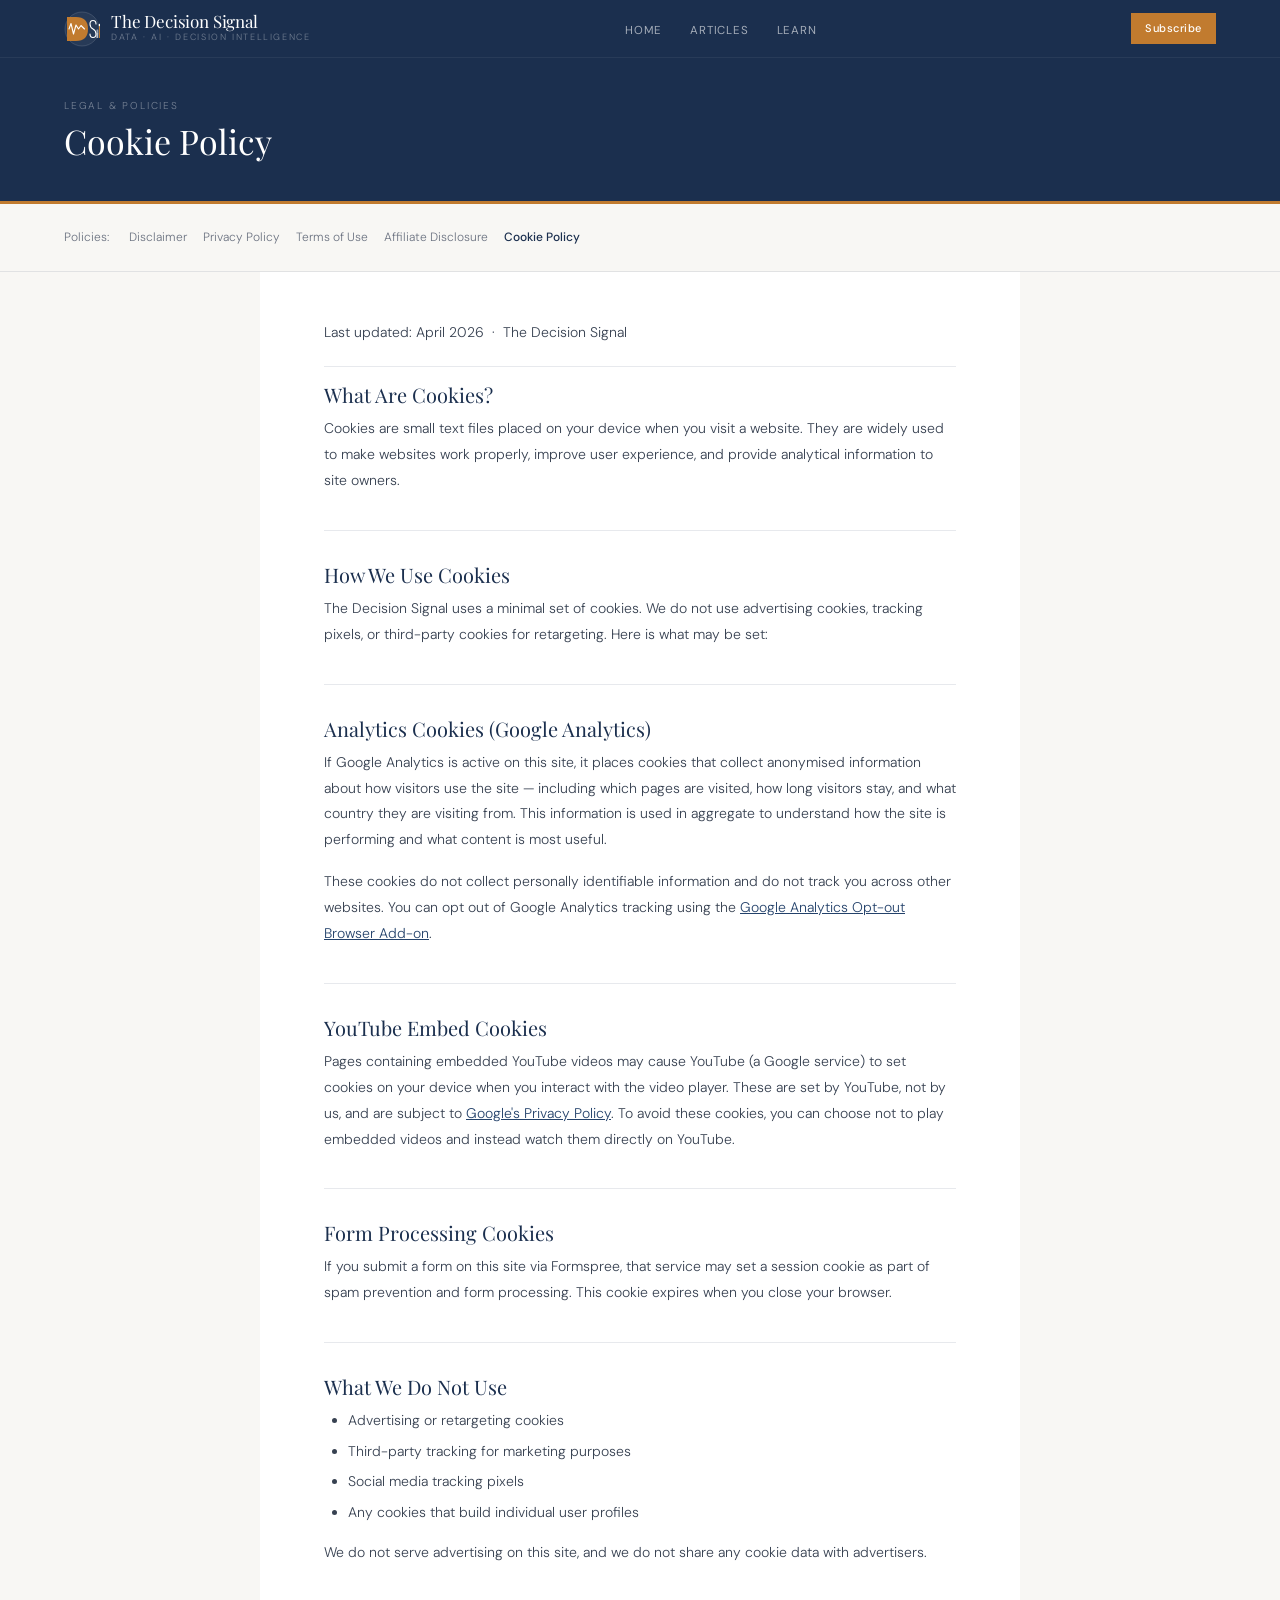
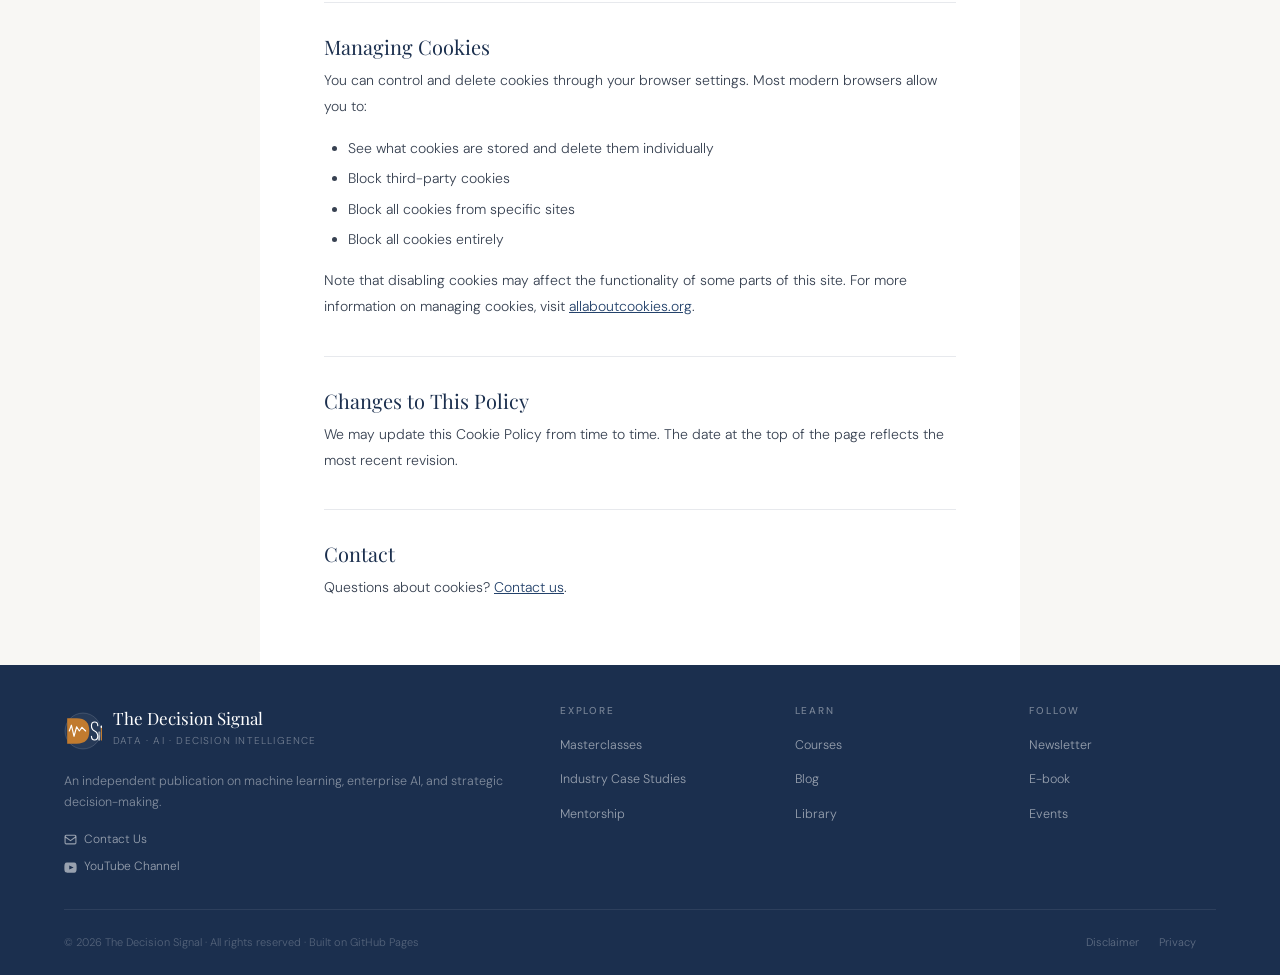
<file: cookies.html>
<!DOCTYPE html>
<html lang="en">
<head>
<meta charset="UTF-8">
<meta name="viewport" content="width=device-width, initial-scale=1.0">
<title>Cookie Policy — The Decision Signal</title>
<meta name="description" content="Cookie Policy for The Decision Signal — a publication on data science, AI and decision intelligence.">
<link rel="stylesheet" href="style.css">
<style>
.legal-hero{background:var(--sl);padding:2.5rem 5%;border-bottom:3px solid var(--acc)}
.legal-eyebrow{font-family:'DM Sans',sans-serif;font-size:10px;letter-spacing:.18em;text-transform:uppercase;color:rgba(255,255,255,.4);margin-bottom:8px}
.legal-hero h1{font-family:'Playfair Display',serif;font-size:clamp(24px,3vw,34px);color:#fff;font-weight:400;margin-bottom:0}
.legal-wrap{max-width:760px;margin:0 auto;padding:3rem 5%;background:#fff;min-height:65vh}
.legal-wrap h2{font-family:'Playfair Display',serif;font-size:20px;color:var(--sl);margin:2.25rem 0 10px;padding-top:2rem;border-top:0.5px solid var(--rule)}
.legal-wrap h2:first-of-type{border-top:none;padding-top:0;margin-top:1rem}
.legal-wrap p{font-size:14px;color:var(--inkm);line-height:1.85;margin-bottom:1rem}
.legal-wrap a{color:var(--sl2);text-decoration:underline}
.legal-wrap strong{color:var(--ink);font-weight:500}
.legal-wrap ul{margin:0 0 1rem 1.5rem;display:flex;flex-direction:column;gap:6px}
.legal-wrap ul li{font-size:14px;color:var(--inkm);line-height:1.75}
.legal-meta{font-family:'DM Sans',sans-serif;font-size:12px;color:var(--inkl);margin-bottom:2rem;padding-bottom:1.25rem;border-bottom:0.5px solid var(--rule)}
.legal-nav{display:flex;gap:1rem;flex-wrap:wrap;padding:1.5rem 5%;background:var(--warm);border-bottom:0.5px solid var(--rule);font-size:12px}
.legal-nav a{color:var(--inkl);transition:color .2s}
.legal-nav a:hover{color:var(--sl)}
.legal-nav a.current{color:var(--sl);font-weight:500}
</style>
</head>
<body>

<nav class="site-nav">
  <a href="index.html" class="nav-brand">
    <svg width="36" height="36" viewBox="0 0 72 72" fill="none" xmlns="http://www.w3.org/2000/svg" style="flex-shrink:0;display:block">
      <circle cx="36" cy="36" r="34" fill="rgba(255,255,255,.05)" stroke="rgba(255,255,255,.18)" stroke-width="1.5"/>
      <path d="M6 12 L6 60 L24 60 Q48 60 48 36 Q48 12 24 12 Z" fill="#C17B2F"/>
      <polyline points="10,36 14,25 19,46 24,28 29,36 34,29 41,36" stroke="#fff" stroke-width="2.2" stroke-linecap="round" stroke-linejoin="round" fill="none"/>
      <path d="M64 26 Q64 19 58 19 Q52 19 52 26 Q52 33 58 36 Q64 39 64 46 Q64 53 58 53 Q52 53 52 46" stroke="#fff" stroke-width="2.2" stroke-linecap="round" fill="none"/>
      <rect x="65" y="44" width="3.5" height="10" rx="1" fill="rgba(255,255,255,.32)"/>
      <rect x="65" y="37" width="3.5" height="17" rx="1" fill="rgba(255,255,255,.52)"/>
      <rect x="70" y="28" width="3.5" height="26" rx="1" fill="#C17B2F"/>
      <circle cx="71.75" cy="28" r="2.5" fill="#fff"/>
    </svg>
    <div>
      <div class="nav-brand-name">The Decision Signal</div>
      <div class="nav-brand-tag">Data · AI · Decision Intelligence</div>
    </div>
  </a>
  <ul class="nav-links">
    <li><a href="index.html">Home</a></li>
    <li><a href="articles.html">Articles</a></li>
    <li><a href="learn.html">Learn</a></li>
  </ul>
  <div class="nav-actions">
    <a href="index.html#subscribeBox" class="btn-subscribe">Subscribe</a>
  </div>
  <button class="nav-hamburger" onclick="toggleMobile()" aria-label="Menu"><span></span><span></span><span></span></button>
</nav>
<div class="mobile-menu" id="mobileMenu">
  <a href="index.html">Home</a>
  <a href="articles.html">Articles</a>
  <a href="learn.html">Learn</a>
</div>

<div class="legal-hero">
  <div class="legal-eyebrow">Legal &amp; Policies</div>
  <h1>Cookie Policy</h1>
</div>

<div class="legal-nav">
  <span style="color:var(--inkl);margin-right:4px">Policies:</span>
  <a href="disclaimer.html" class="">Disclaimer</a>
  <a href="privacy.html" class="">Privacy Policy</a>
  <a href="terms.html" class="">Terms of Use</a>
  <a href="affiliate.html" class="">Affiliate Disclosure</a>
  <a href="cookies.html" class="current">Cookie Policy</a>
</div>

<div class="legal-wrap">
  <p class="legal-meta">Last updated: April 2026 &nbsp;·&nbsp; The Decision Signal</p>
  
<h2>What Are Cookies?</h2>
<p>Cookies are small text files placed on your device when you visit a website. They are widely used to make websites work properly, improve user experience, and provide analytical information to site owners.</p>

<h2>How We Use Cookies</h2>
<p>The Decision Signal uses a minimal set of cookies. We do not use advertising cookies, tracking pixels, or third-party cookies for retargeting. Here is what may be set:</p>

<h2>Analytics Cookies (Google Analytics)</h2>
<p>If Google Analytics is active on this site, it places cookies that collect anonymised information about how visitors use the site — including which pages are visited, how long visitors stay, and what country they are visiting from. This information is used in aggregate to understand how the site is performing and what content is most useful.</p>
<p>These cookies do not collect personally identifiable information and do not track you across other websites. You can opt out of Google Analytics tracking using the <a href="https://tools.google.com/dlpage/gaoptout" target="_blank">Google Analytics Opt-out Browser Add-on</a>.</p>

<h2>YouTube Embed Cookies</h2>
<p>Pages containing embedded YouTube videos may cause YouTube (a Google service) to set cookies on your device when you interact with the video player. These are set by YouTube, not by us, and are subject to <a href="https://policies.google.com/privacy" target="_blank">Google's Privacy Policy</a>. To avoid these cookies, you can choose not to play embedded videos and instead watch them directly on YouTube.</p>

<h2>Form Processing Cookies</h2>
<p>If you submit a form on this site via Formspree, that service may set a session cookie as part of spam prevention and form processing. This cookie expires when you close your browser.</p>

<h2>What We Do Not Use</h2>
<ul>
  <li>Advertising or retargeting cookies</li>
  <li>Third-party tracking for marketing purposes</li>
  <li>Social media tracking pixels</li>
  <li>Any cookies that build individual user profiles</li>
</ul>
<p>We do not serve advertising on this site, and we do not share any cookie data with advertisers.</p>

<h2>Managing Cookies</h2>
<p>You can control and delete cookies through your browser settings. Most modern browsers allow you to:</p>
<ul>
  <li>See what cookies are stored and delete them individually</li>
  <li>Block third-party cookies</li>
  <li>Block all cookies from specific sites</li>
  <li>Block all cookies entirely</li>
</ul>
<p>Note that disabling cookies may affect the functionality of some parts of this site. For more information on managing cookies, visit <a href="https://www.allaboutcookies.org" target="_blank">allaboutcookies.org</a>.</p>

<h2>Changes to This Policy</h2>
<p>We may update this Cookie Policy from time to time. The date at the top of the page reflects the most recent revision.</p>

<h2>Contact</h2>
<p>Questions about cookies? <a href="/cdn-cgi/l/email-protection#08657d63606d7a626d6d267b69716966393f486f65696164266b6765">Contact us</a>.</p>

</div>

<footer class="site-footer">
  <div class="footer-top" style="grid-template-columns:2.4fr 1fr 1fr 1fr">
    <div>
      <div style="display:flex;align-items:center;gap:11px;margin-bottom:14px">
        <svg width="38" height="38" viewBox="0 0 72 72" fill="none" xmlns="http://www.w3.org/2000/svg" style="flex-shrink:0;display:block">
          <circle cx="36" cy="36" r="34" fill="rgba(255,255,255,.05)" stroke="rgba(255,255,255,.18)" stroke-width="1.5"/>
          <path d="M6 12 L6 60 L24 60 Q48 60 48 36 Q48 12 24 12 Z" fill="#C17B2F"/>
          <polyline points="10,36 14,25 19,46 24,28 29,36 34,29 41,36" stroke="#fff" stroke-width="2.2" stroke-linecap="round" stroke-linejoin="round" fill="none"/>
          <path d="M64 26 Q64 19 58 19 Q52 19 52 26 Q52 33 58 36 Q64 39 64 46 Q64 53 58 53 Q52 53 52 46" stroke="#fff" stroke-width="2.2" stroke-linecap="round" fill="none"/>
          <rect x="65" y="44" width="3.5" height="10" rx="1" fill="rgba(255,255,255,.32)"/>
          <rect x="65" y="37" width="3.5" height="17" rx="1" fill="rgba(255,255,255,.52)"/>
          <rect x="70" y="28" width="3.5" height="26" rx="1" fill="#C17B2F"/>
          <circle cx="71.75" cy="28" r="2.5" fill="#fff"/>
        </svg>
        <div>
          <div class="footer-brand-name">The Decision Signal</div>
          <div class="footer-brand-tag">Data · AI · Decision Intelligence</div>
        </div>
      </div>
      <p class="footer-brand-desc">An independent publication on machine learning, enterprise AI, and strategic decision-making.</p>
      <div style="margin-top:16px;display:flex;flex-direction:column;gap:8px">
        <a href="/cdn-cgi/l/email-protection#9af7eff1f2ffe8f0ffffb4e9fbe3fbf4abaddafdf7fbf3f6b4f9f5f7" style="font-size:12px;color:rgba(255,255,255,.55);display:inline-flex;align-items:center;gap:7px">
          <svg width="13" height="13" viewBox="0 0 24 24" fill="none" stroke="currentColor" stroke-width="2"><rect x="2" y="4" width="20" height="16" rx="2"/><path d="m2 7 10 7 10-7"/></svg>
          Contact Us
        </a>
        <a href="https://www.youtube.com/@knowledgesharinggroup4001" target="_blank" style="font-size:12px;color:rgba(255,255,255,.55);display:inline-flex;align-items:center;gap:7px">
          <svg width="13" height="13" viewBox="0 0 24 24" fill="currentColor"><path d="M23 7s-.3-2-1.2-2.8c-1.1-1.2-2.4-1.2-3-1.3C16.3 2.7 12 2.7 12 2.7s-4.3 0-6.8.2c-.6.1-1.9.1-3 1.3C1.3 5 1 7 1 7S.7 9.1.7 11.3v2.1C.7 15.5 1 17.6 1 17.6s.3 2 1.2 2.8c1.1 1.2 2.6 1.1 3.3 1.2C7.6 21.8 12 21.8 12 21.8s4.3 0 6.8-.2c.6-.1 1.9-.1 3-1.3.9-.8 1.2-2.8 1.2-2.8s.3-2.1.3-4.2v-2.1C23.3 9.1 23 7 23 7zM9.7 15.5V8.4l8.1 3.6-8.1 3.5z"/></svg>
          YouTube Channel
        </a>
      </div>
    </div>
    <div class="footer-col"><h4>Explore</h4><ul>
      <li><a href="learn.html#masterclasses">Masterclasses</a></li>
      <li><a href="articles.html?filter=ml">Industry Case Studies</a></li>
      <li><a href="learn.html#coaching">Mentorship</a></li>
    </ul></div>
    <div class="footer-col"><h4>Learn</h4><ul>
      <li><a href="learn.html">Courses</a></li>
      <li><a href="articles.html">Blog</a></li>
      <li><a href="learn.html#library">Library</a></li>
    </ul></div>
    <div class="footer-col"><h4>Follow</h4><ul>
      <li><a href="index.html#subscribeBox">Newsletter</a></li>
      <li><a href="learn.html#library">E-book</a></li>
      <li><a href="learn.html#calendar">Events</a></li>
    </ul></div>
  </div>
  <div class="footer-bottom">
    <span class="footer-copy">© 2026 The Decision Signal · All rights reserved · Built on GitHub Pages</span>
    <div style="display:flex;gap:1.25rem">
      <a href="disclaimer.html" style="font-size:11px;color:rgba(255,255,255,.3)">Disclaimer</a>
      <a href="privacy.html" style="font-size:11px;color:rgba(255,255,255,.3)">Privacy</a>
      <a href="terms.html" style="font-size:11px;color:rgba(255,255,255,.3)">
</file>
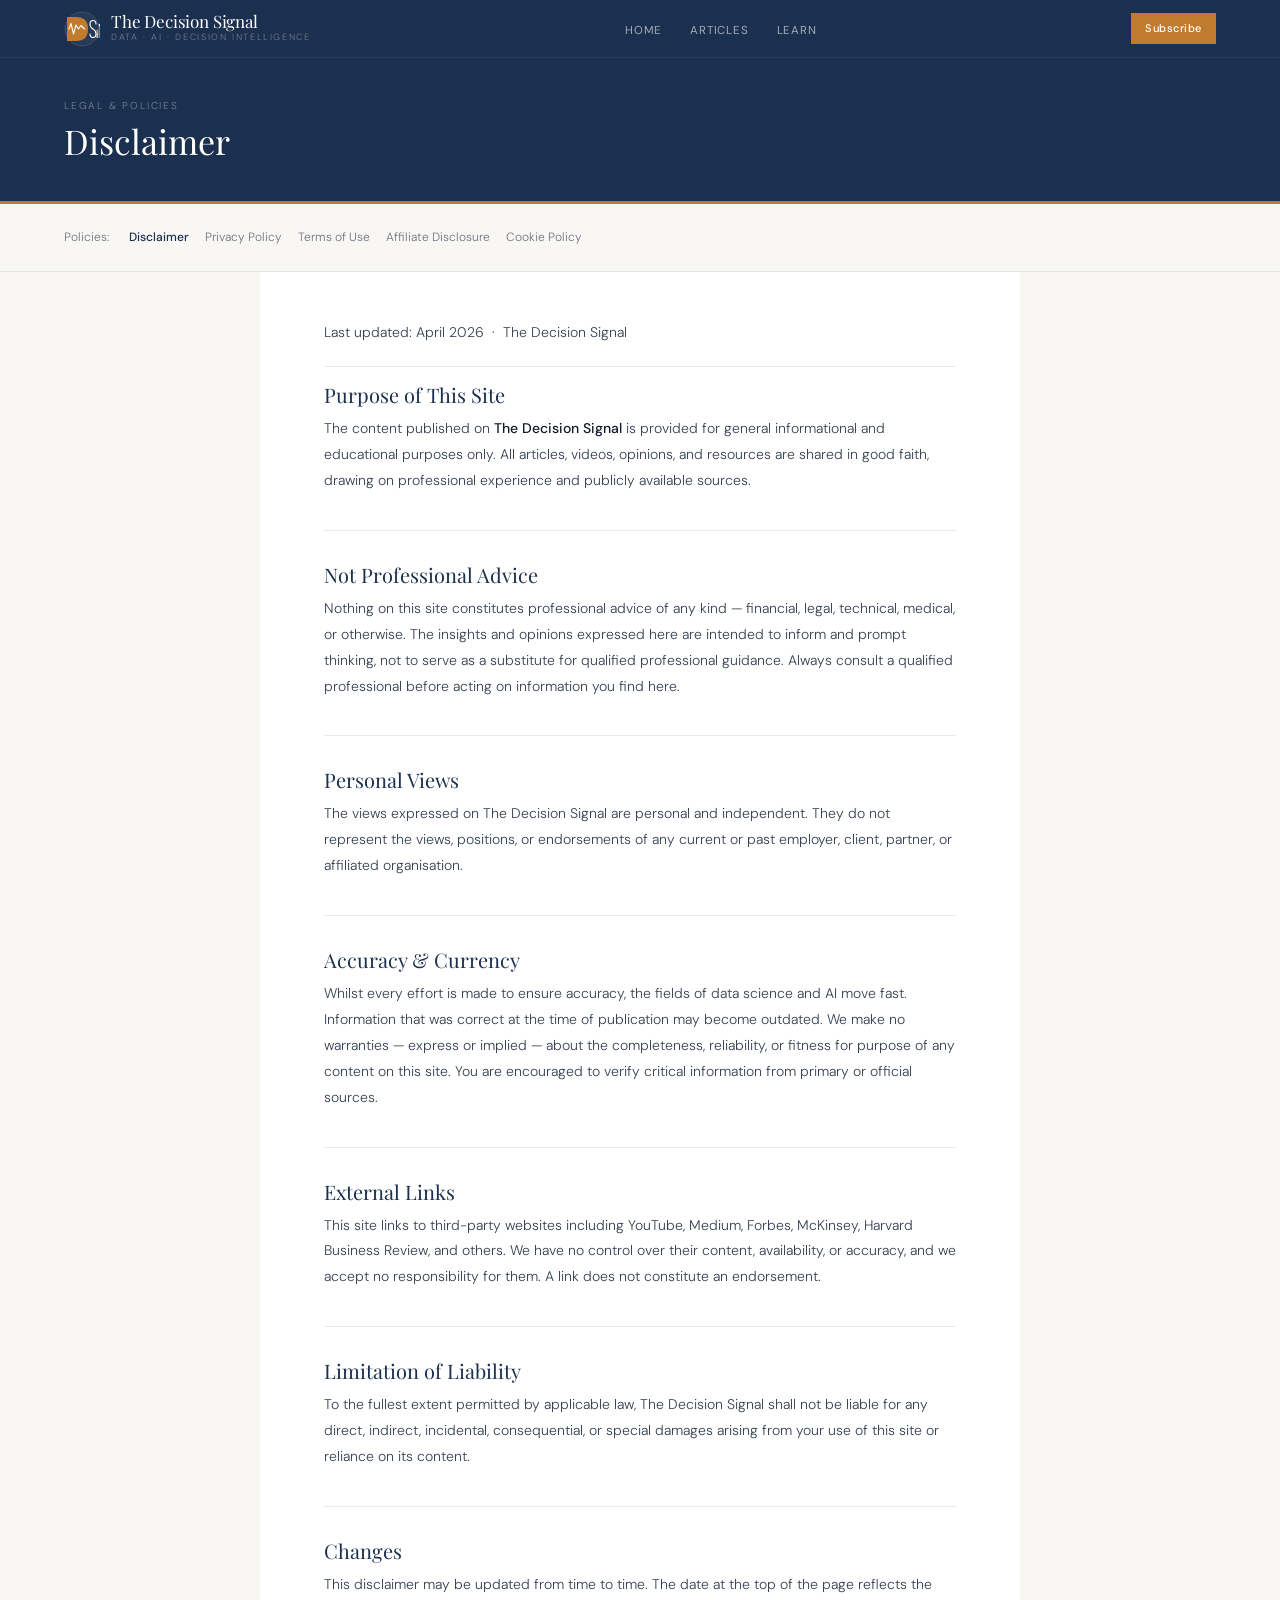
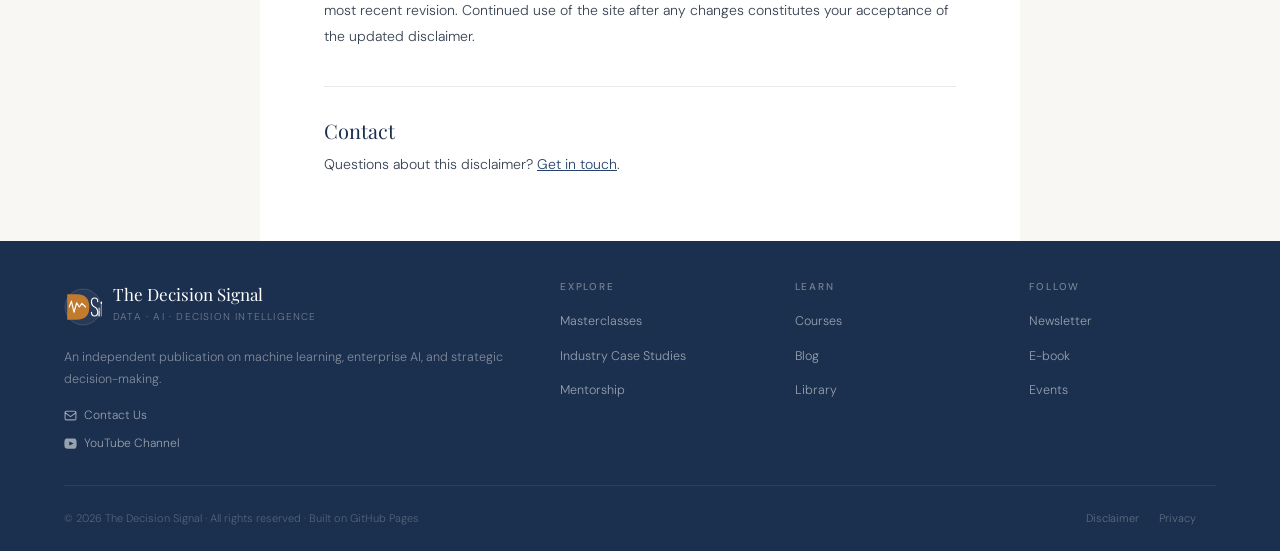
<file: disclaimer.html>
<!DOCTYPE html>
<html lang="en">
<head>
<meta charset="UTF-8">
<meta name="viewport" content="width=device-width, initial-scale=1.0">
<title>Disclaimer — The Decision Signal</title>
<meta name="description" content="Disclaimer for The Decision Signal — a publication on data science, AI and decision intelligence.">
<link rel="stylesheet" href="style.css">
<style>
.legal-hero{background:var(--sl);padding:2.5rem 5%;border-bottom:3px solid var(--acc)}
.legal-eyebrow{font-family:'DM Sans',sans-serif;font-size:10px;letter-spacing:.18em;text-transform:uppercase;color:rgba(255,255,255,.4);margin-bottom:8px}
.legal-hero h1{font-family:'Playfair Display',serif;font-size:clamp(24px,3vw,34px);color:#fff;font-weight:400;margin-bottom:0}
.legal-wrap{max-width:760px;margin:0 auto;padding:3rem 5%;background:#fff;min-height:65vh}
.legal-wrap h2{font-family:'Playfair Display',serif;font-size:20px;color:var(--sl);margin:2.25rem 0 10px;padding-top:2rem;border-top:0.5px solid var(--rule)}
.legal-wrap h2:first-of-type{border-top:none;padding-top:0;margin-top:1rem}
.legal-wrap p{font-size:14px;color:var(--inkm);line-height:1.85;margin-bottom:1rem}
.legal-wrap a{color:var(--sl2);text-decoration:underline}
.legal-wrap strong{color:var(--ink);font-weight:500}
.legal-wrap ul{margin:0 0 1rem 1.5rem;display:flex;flex-direction:column;gap:6px}
.legal-wrap ul li{font-size:14px;color:var(--inkm);line-height:1.75}
.legal-meta{font-family:'DM Sans',sans-serif;font-size:12px;color:var(--inkl);margin-bottom:2rem;padding-bottom:1.25rem;border-bottom:0.5px solid var(--rule)}
.legal-nav{display:flex;gap:1rem;flex-wrap:wrap;padding:1.5rem 5%;background:var(--warm);border-bottom:0.5px solid var(--rule);font-size:12px}
.legal-nav a{color:var(--inkl);transition:color .2s}
.legal-nav a:hover{color:var(--sl)}
.legal-nav a.current{color:var(--sl);font-weight:500}
</style>
</head>
<body>

<nav class="site-nav">
  <a href="index.html" class="nav-brand">
    <svg width="36" height="36" viewBox="0 0 72 72" fill="none" xmlns="http://www.w3.org/2000/svg" style="flex-shrink:0;display:block">
      <circle cx="36" cy="36" r="34" fill="rgba(255,255,255,.05)" stroke="rgba(255,255,255,.18)" stroke-width="1.5"/>
      <path d="M6 12 L6 60 L24 60 Q48 60 48 36 Q48 12 24 12 Z" fill="#C17B2F"/>
      <polyline points="10,36 14,25 19,46 24,28 29,36 34,29 41,36" stroke="#fff" stroke-width="2.2" stroke-linecap="round" stroke-linejoin="round" fill="none"/>
      <path d="M64 26 Q64 19 58 19 Q52 19 52 26 Q52 33 58 36 Q64 39 64 46 Q64 53 58 53 Q52 53 52 46" stroke="#fff" stroke-width="2.2" stroke-linecap="round" fill="none"/>
      <rect x="65" y="44" width="3.5" height="10" rx="1" fill="rgba(255,255,255,.32)"/>
      <rect x="65" y="37" width="3.5" height="17" rx="1" fill="rgba(255,255,255,.52)"/>
      <rect x="70" y="28" width="3.5" height="26" rx="1" fill="#C17B2F"/>
      <circle cx="71.75" cy="28" r="2.5" fill="#fff"/>
    </svg>
    <div>
      <div class="nav-brand-name">The Decision Signal</div>
      <div class="nav-brand-tag">Data · AI · Decision Intelligence</div>
    </div>
  </a>
  <ul class="nav-links">
    <li><a href="index.html">Home</a></li>
    <li><a href="articles.html">Articles</a></li>
    <li><a href="learn.html">Learn</a></li>
  </ul>
  <div class="nav-actions">
    <a href="index.html#subscribeBox" class="btn-subscribe">Subscribe</a>
  </div>
  <button class="nav-hamburger" onclick="toggleMobile()" aria-label="Menu"><span></span><span></span><span></span></button>
</nav>
<div class="mobile-menu" id="mobileMenu">
  <a href="index.html">Home</a>
  <a href="articles.html">Articles</a>
  <a href="learn.html">Learn</a>
</div>

<div class="legal-hero">
  <div class="legal-eyebrow">Legal &amp; Policies</div>
  <h1>Disclaimer</h1>
</div>

<div class="legal-nav">
  <span style="color:var(--inkl);margin-right:4px">Policies:</span>
  <a href="disclaimer.html" class="current">Disclaimer</a>
  <a href="privacy.html" class="">Privacy Policy</a>
  <a href="terms.html" class="">Terms of Use</a>
  <a href="affiliate.html" class="">Affiliate Disclosure</a>
  <a href="cookies.html" class="">Cookie Policy</a>
</div>

<div class="legal-wrap">
  <p class="legal-meta">Last updated: April 2026 &nbsp;·&nbsp; The Decision Signal</p>
  
<h2>Purpose of This Site</h2>
<p>The content published on <strong>The Decision Signal</strong> is provided for general informational and educational purposes only. All articles, videos, opinions, and resources are shared in good faith, drawing on professional experience and publicly available sources.</p>

<h2>Not Professional Advice</h2>
<p>Nothing on this site constitutes professional advice of any kind — financial, legal, technical, medical, or otherwise. The insights and opinions expressed here are intended to inform and prompt thinking, not to serve as a substitute for qualified professional guidance. Always consult a qualified professional before acting on information you find here.</p>

<h2>Personal Views</h2>
<p>The views expressed on The Decision Signal are personal and independent. They do not represent the views, positions, or endorsements of any current or past employer, client, partner, or affiliated organisation.</p>

<h2>Accuracy &amp; Currency</h2>
<p>Whilst every effort is made to ensure accuracy, the fields of data science and AI move fast. Information that was correct at the time of publication may become outdated. We make no warranties — express or implied — about the completeness, reliability, or fitness for purpose of any content on this site. You are encouraged to verify critical information from primary or official sources.</p>

<h2>External Links</h2>
<p>This site links to third-party websites including YouTube, Medium, Forbes, McKinsey, Harvard Business Review, and others. We have no control over their content, availability, or accuracy, and we accept no responsibility for them. A link does not constitute an endorsement.</p>

<h2>Limitation of Liability</h2>
<p>To the fullest extent permitted by applicable law, The Decision Signal shall not be liable for any direct, indirect, incidental, consequential, or special damages arising from your use of this site or reliance on its content.</p>

<h2>Changes</h2>
<p>This disclaimer may be updated from time to time. The date at the top of the page reflects the most recent revision. Continued use of the site after any changes constitutes your acceptance of the updated disclaimer.</p>

<h2>Contact</h2>
<p>Questions about this disclaimer? <a href="/cdn-cgi/l/email-protection#e588908e8d80978f8080cb96849c848bd4d2a58288848c89cb868a88">Get in touch</a>.</p>

</div>

<footer class="site-footer">
  <div class="footer-top" style="grid-template-columns:2.4fr 1fr 1fr 1fr">
    <div>
      <div style="display:flex;align-items:center;gap:11px;margin-bottom:14px">
        <svg width="38" height="38" viewBox="0 0 72 72" fill="none" xmlns="http://www.w3.org/2000/svg" style="flex-shrink:0;display:block">
          <circle cx="36" cy="36" r="34" fill="rgba(255,255,255,.05)" stroke="rgba(255,255,255,.18)" stroke-width="1.5"/>
          <path d="M6 12 L6 60 L24 60 Q48 60 48 36 Q48 12 24 12 Z" fill="#C17B2F"/>
          <polyline points="10,36 14,25 19,46 24,28 29,36 34,29 41,36" stroke="#fff" stroke-width="2.2" stroke-linecap="round" stroke-linejoin="round" fill="none"/>
          <path d="M64 26 Q64 19 58 19 Q52 19 52 26 Q52 33 58 36 Q64 39 64 46 Q64 53 58 53 Q52 53 52 46" stroke="#fff" stroke-width="2.2" stroke-linecap="round" fill="none"/>
          <rect x="65" y="44" width="3.5" height="10" rx="1" fill="rgba(255,255,255,.32)"/>
          <rect x="65" y="37" width="3.5" height="17" rx="1" fill="rgba(255,255,255,.52)"/>
          <rect x="70" y="28" width="3.5" height="26" rx="1" fill="#C17B2F"/>
          <circle cx="71.75" cy="28" r="2.5" fill="#fff"/>
        </svg>
        <div>
          <div class="footer-brand-name">The Decision Signal</div>
          <div class="footer-brand-tag">Data · AI · Decision Intelligence</div>
        </div>
      </div>
      <p class="footer-brand-desc">An independent publication on machine learning, enterprise AI, and strategic decision-making.</p>
      <div style="margin-top:16px;display:flex;flex-direction:column;gap:8px">
        <a href="/cdn-cgi/l/email-protection#9af7eff1f2ffe8f0ffffb4e9fbe3fbf4abaddafdf7fbf3f6b4f9f5f7" style="font-size:12px;color:rgba(255,255,255,.55);display:inline-flex;align-items:center;gap:7px">
          <svg width="13" height="13" viewBox="0 0 24 24" fill="none" stroke="currentColor" stroke-width="2"><rect x="2" y="4" width="20" height="16" rx="2"/><path d="m2 7 10 7 10-7"/></svg>
          Contact Us
        </a>
        <a href="https://www.youtube.com/@knowledgesharinggroup4001" target="_blank" style="font-size:12px;color:rgba(255,255,255,.55);display:inline-flex;align-items:center;gap:7px">
          <svg width="13" height="13" viewBox="0 0 24 24" fill="currentColor"><path d="M23 7s-.3-2-1.2-2.8c-1.1-1.2-2.4-1.2-3-1.3C16.3 2.7 12 2.7 12 2.7s-4.3 0-6.8.2c-.6.1-1.9.1-3 1.3C1.3 5 1 7 1 7S.7 9.1.7 11.3v2.1C.7 15.5 1 17.6 1 17.6s.3 2 1.2 2.8c1.1 1.2 2.6 1.1 3.3 1.2C7.6 21.8 12 21.8 12 21.8s4.3 0 6.8-.2c.6-.1 1.9-.1 3-1.3.9-.8 1.2-2.8 1.2-2.8s.3-2.1.3-4.2v-2.1C23.3 9.1 23 7 23 7zM9.7 15.5V8.4l8.1 3.6-8.1 3.5z"/></svg>
          YouTube Channel
        </a>
      </div>
    </div>
    <div class="footer-col"><h4>Explore</h4><ul>
      <li><a href="learn.html#masterclasses">Masterclasses</a></li>
      <li><a href="articles.html?filter=ml">Industry Case Studies</a></li>
      <li><a href="learn.html#coaching">Mentorship</a></li>
    </ul></div>
    <div class="footer-col"><h4>Learn</h4><ul>
      <li><a href="learn.html">Courses</a></li>
      <li><a href="articles.html">Blog</a></li>
      <li><a href="learn.html#library">Library</a></li>
    </ul></div>
    <div class="footer-col"><h4>Follow</h4><ul>
      <li><a href="index.html#subscribeBox">Newsletter</a></li>
      <li><a href="learn.html#library">E-book</a></li>
      <li><a href="learn.html#calendar">Events</a></li>
    </ul></div>
  </div>
  <div class="footer-bottom">
    <span class="footer-copy">© 2026 The Decision Signal · All rights reserved · Built on GitHub Pages</span>
    <div style="display:flex;gap:1.25rem">
      <a href="disclaimer.html" style="font-size:11px;color:rgba(255,255,255,.3)">Disclaimer</a>
      <a href="privacy.html" style="font-size:11px;color:rgba(255,255,255,.3)">Privacy</a>
      <a href="terms.html" style="font-size:11px;color:rgba(255,255,255,.3)">
</file>
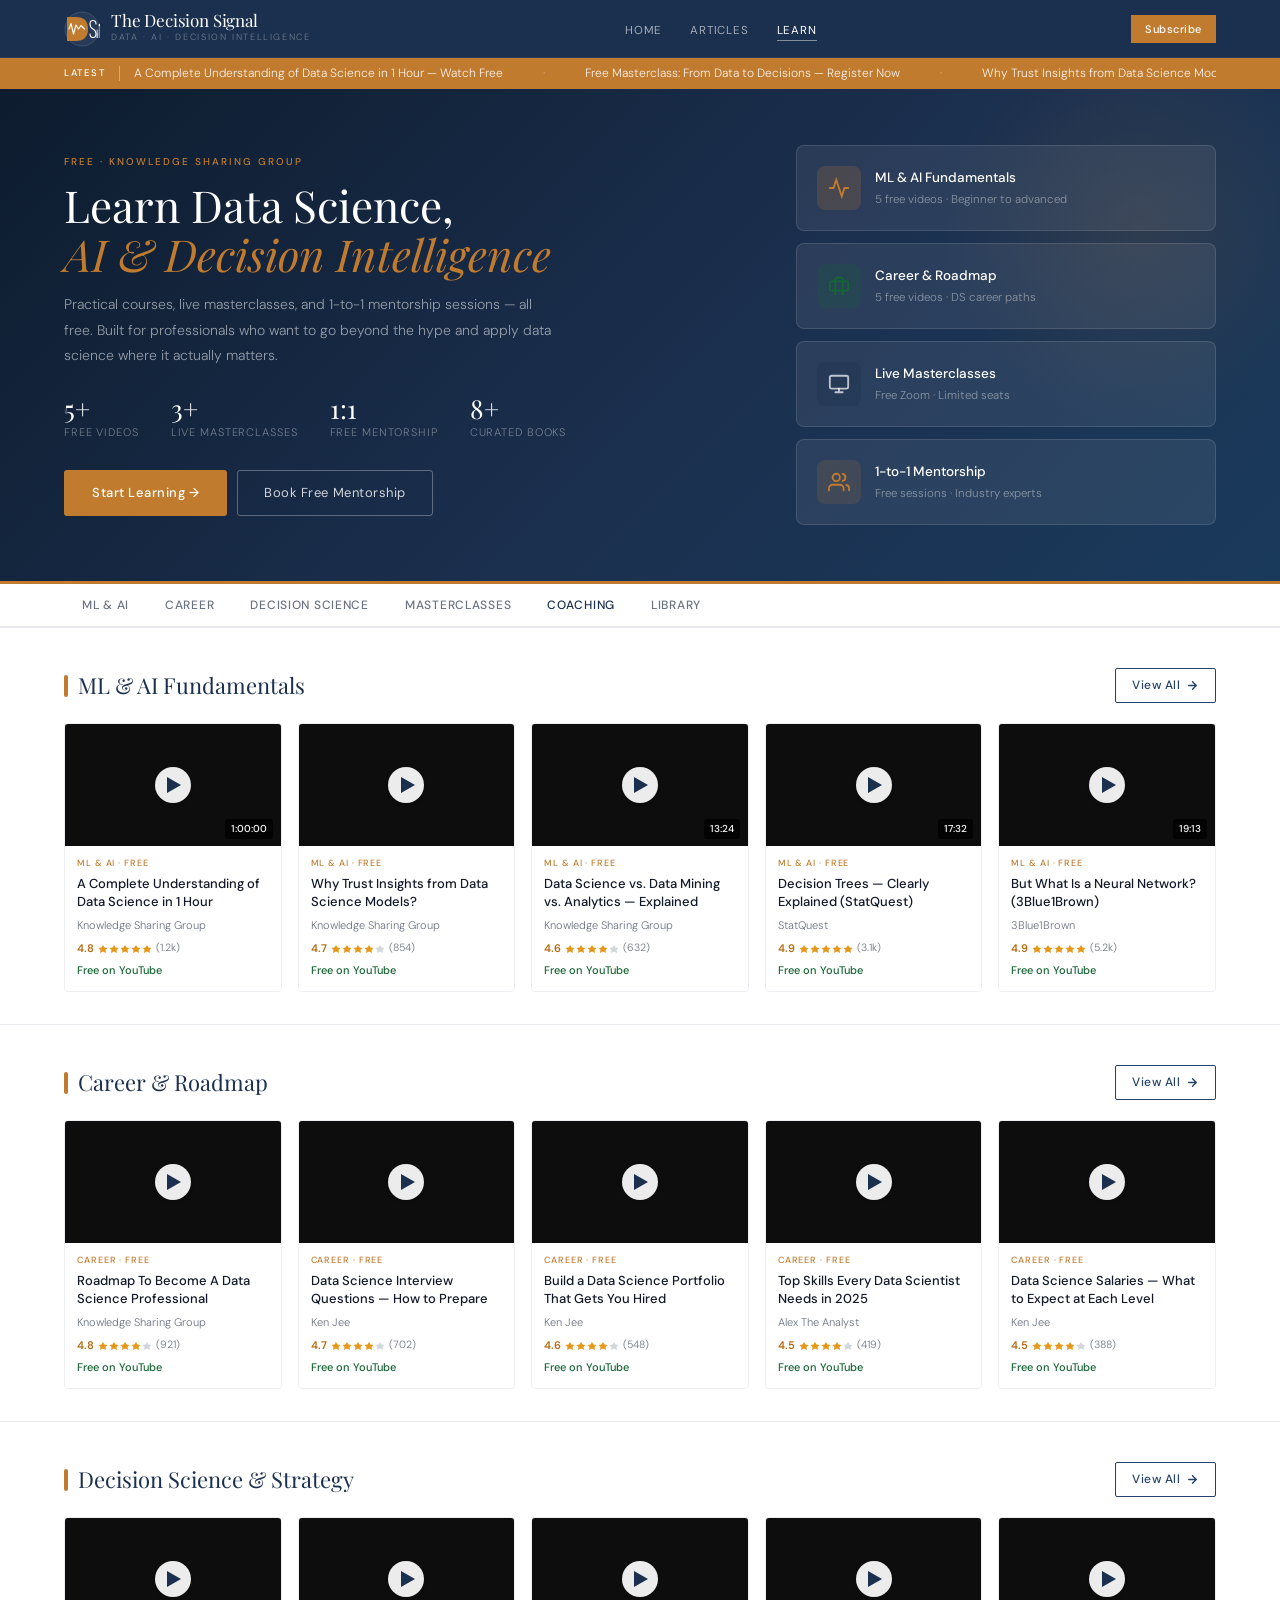
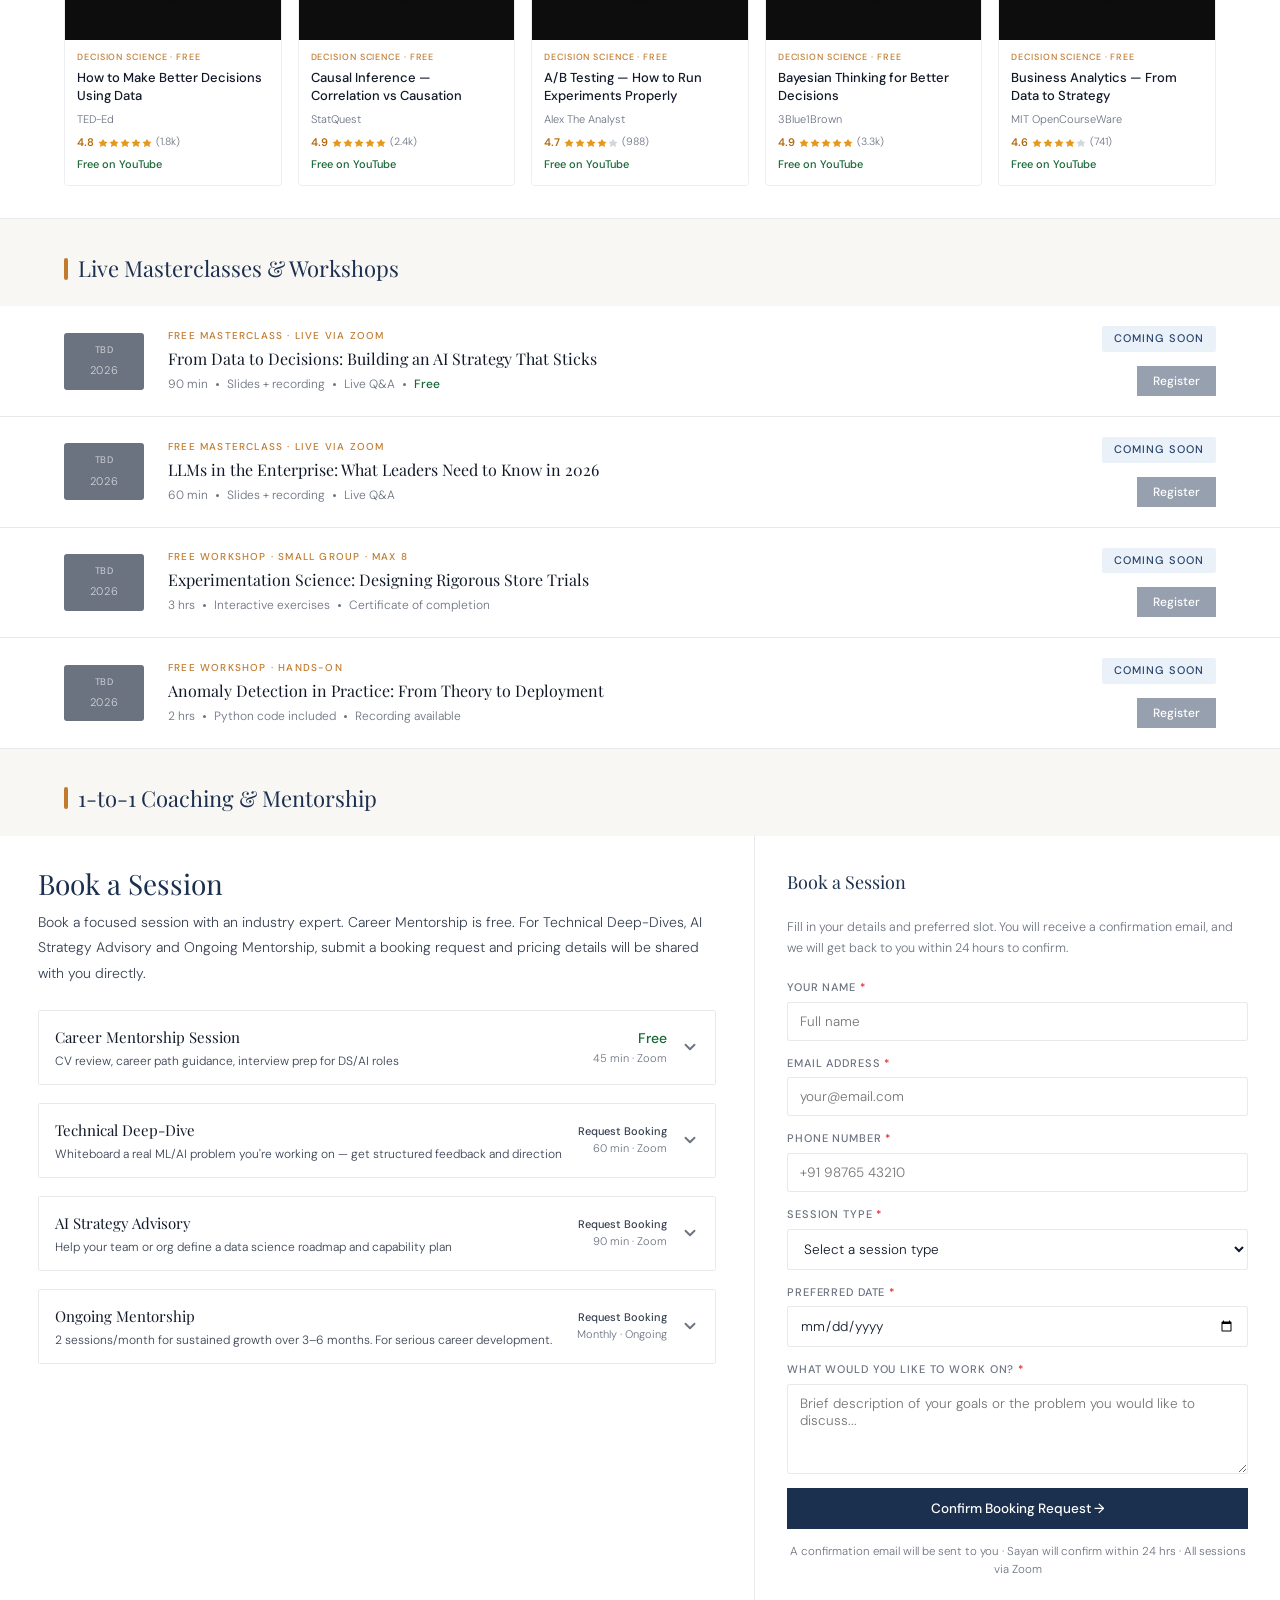
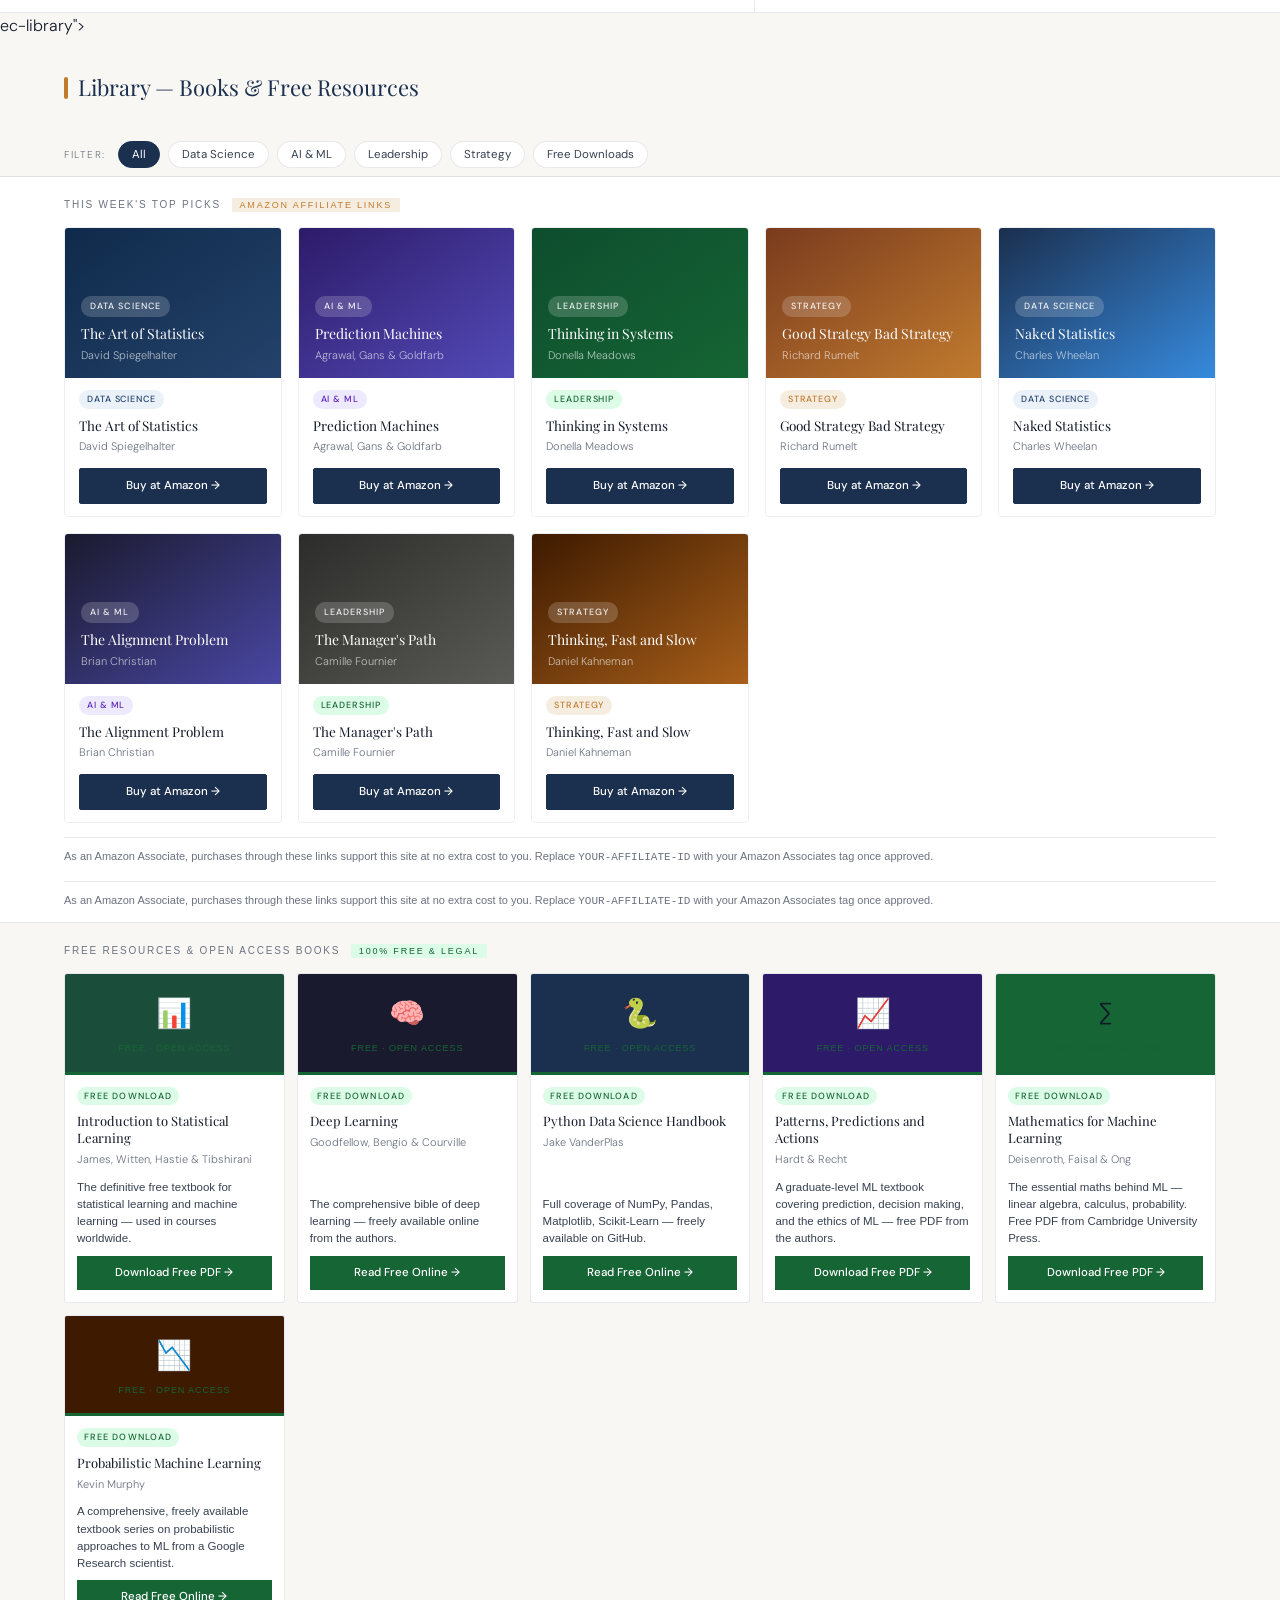
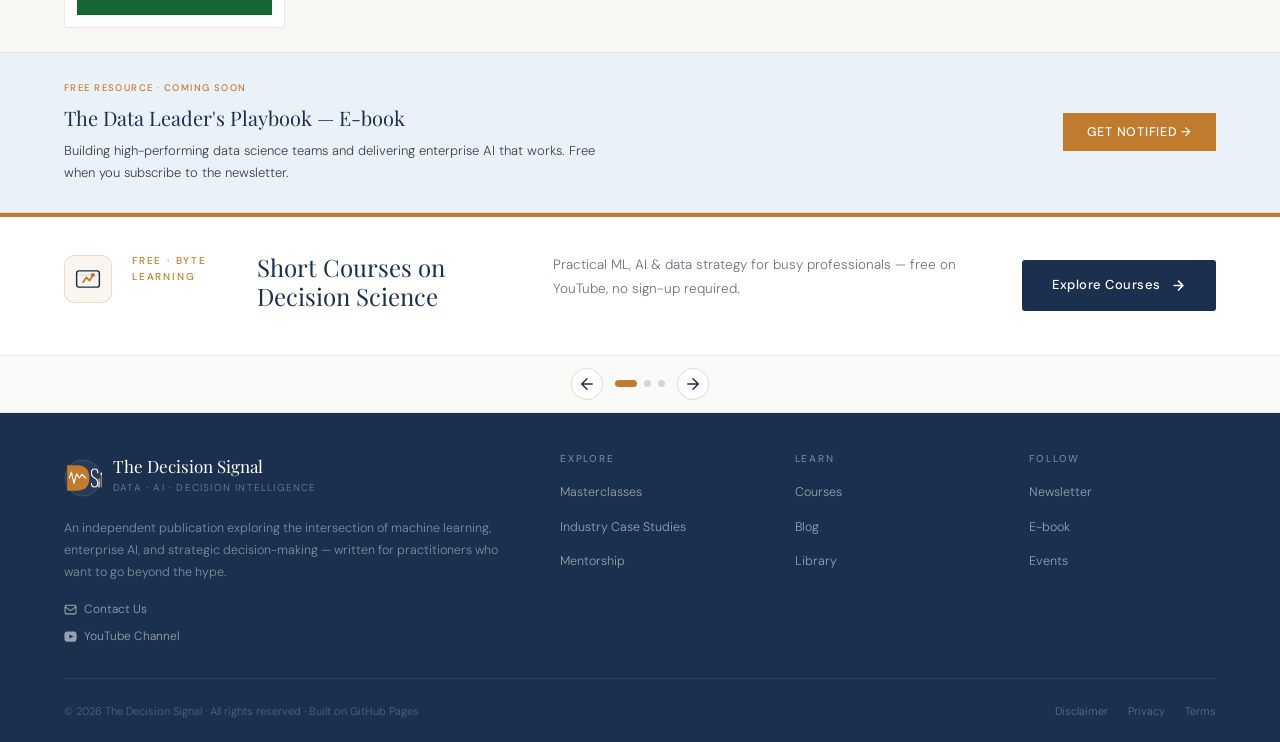
<file: learn.html>
<!DOCTYPE html>
<html lang="en">
<head>
<!-- Google tag (gtag.js) -->
<script async src="https://www.googletagmanager.com/gtag/js?id=G-2LHCLNRFSH"></script>
<script>
  window.dataLayer = window.dataLayer || [];
  function gtag(){dataLayer.push(arguments);}
  gtag('js', new Date());

  gtag('config', 'G-2LHCLNRFSH');
</script>
<meta charset="UTF-8">
<meta name="viewport" content="width=device-width, initial-scale=1.0">
<title>Learn &amp; Grow — The Decision Signal</title>
<meta name="description" content="Courses, masterclasses, coaching and mentorship on data science, AI and decision intelligence.">
<link rel="stylesheet" href="style.css">
<style>
/* ── HERO BANNER ──────────────────────────────────────────────────────── */
.learn-hero{background:linear-gradient(135deg,#0d1c2e 0%,#1B2F4E 55%,#1a3a5c 100%);padding:3.5rem 5%;display:grid;grid-template-columns:1fr 420px;gap:3rem;align-items:center;border-bottom:3px solid var(--acc);position:relative;overflow:hidden}
.learn-hero::before{content:'';position:absolute;right:-60px;top:-60px;width:400px;height:400px;border-radius:50%;background:radial-gradient(circle,rgba(193,123,47,.12) 0%,transparent 70%);pointer-events:none}
.learn-hero-eyebrow{font-family:'DM Sans',sans-serif;font-size:10px;font-weight:500;letter-spacing:.2em;text-transform:uppercase;color:var(--acc);margin-bottom:10px}
.learn-hero h1{font-family:'Playfair Display',serif;font-size:clamp(28px,4vw,44px);color:#fff;line-height:1.12;margin-bottom:14px;font-weight:400}
.learn-hero h1 em{font-style:italic;color:var(--acc)}
.learn-hero-desc{font-family:'DM Sans',sans-serif;font-size:14px;color:rgba(255,255,255,.55);line-height:1.8;margin-bottom:1.75rem;max-width:500px}
.hero-stats{display:flex;gap:2rem;flex-wrap:wrap}
.hero-stat{display:flex;flex-direction:column;gap:2px}
.hero-stat-num{font-family:'Playfair Display',serif;font-size:26px;color:#fff;line-height:1}
.hero-stat-lbl{font-family:'DM Sans',sans-serif;font-size:11px;color:rgba(255,255,255,.4);letter-spacing:.08em;text-transform:uppercase}
.hero-cta-group{display:flex;gap:10px;margin-top:1.75rem;flex-wrap:wrap}
.hero-btn-primary{display:inline-block;padding:13px 28px;background:var(--acc);color:#fff;font-family:'DM Sans',sans-serif;font-size:13px;font-weight:500;letter-spacing:.04em;border-radius:3px;text-decoration:none;transition:background .2s}
.hero-btn-primary:hover{background:#a86826}
.hero-btn-ghost{display:inline-block;padding:12px 26px;background:transparent;color:rgba(255,255,255,.8);font-family:'DM Sans',sans-serif;font-size:13px;font-weight:400;letter-spacing:.04em;border:1.5px solid rgba(255,255,255,.3);border-radius:3px;text-decoration:none;transition:all .2s}
.hero-btn-ghost:hover{border-color:#fff;color:#fff}
.learn-hero-right{display:flex;flex-direction:column;gap:12px}
.hero-feat-card{background:rgba(255,255,255,.07);border:1px solid rgba(255,255,255,.12);border-radius:8px;padding:1.25rem;display:flex;gap:14px;align-items:center;transition:background .2s;text-decoration:none}
.hero-feat-card:hover{background:rgba(255,255,255,.11)}
.hero-feat-icon{width:44px;height:44px;border-radius:8px;display:flex;align-items:center;justify-content:center;flex-shrink:0}
.hero-feat-title{font-family:'DM Sans',sans-serif;font-size:13.5px;font-weight:500;color:#fff;margin-bottom:3px}
.hero-feat-sub{font-family:'DM Sans',sans-serif;font-size:11.5px;color:rgba(255,255,255,.45)}

/* ── STICKY CATEGORY NAV ─────────────────────────────────────────────── */
.cat-nav{position:sticky;top:58px;z-index:150;background:#fff;border-bottom:2px solid var(--rule);display:flex;align-items:center;overflow-x:auto;padding:0 5%;scrollbar-width:none}
.cat-nav::-webkit-scrollbar{display:none}
.cat-tab{font-family:'DM Sans',sans-serif;font-size:12px;font-weight:500;letter-spacing:.06em;text-transform:uppercase;color:var(--inkl);padding:13px 18px;white-space:nowrap;cursor:pointer;border-bottom:2px solid transparent;margin-bottom:-2px;background:none;border-top:none;border-left:none;border-right:none;transition:all .2s}
.cat-tab:hover{color:var(--sl)}
.cat-tab.active{color:var(--sl);border-bottom-color:var(--acc)}

/* ── UDEMY-STYLE VIDEO CATEGORY SECTION ──────────────────────────────── */
.vid-section{padding:2.5rem 5% 2rem;border-bottom:0.5px solid var(--rule);background:#fff}
.vid-section-hdr{display:flex;align-items:center;justify-content:space-between;margin-bottom:1.25rem}
.vid-section-title{font-family:'Playfair Display',serif;font-size:22px;color:var(--sl);font-weight:400;display:flex;align-items:center;gap:10px}
.vid-section-title::before{content:'';display:block;width:4px;height:22px;background:var(--acc);border-radius:2px;flex-shrink:0}
.view-all-btn{display:inline-flex;align-items:center;gap:6px;font-family:'DM Sans',sans-serif;font-size:12px;font-weight:500;color:var(--sl2);letter-spacing:.04em;text-decoration:none;padding:7px 16px;border:1.5px solid var(--sl2);border-radius:2px;transition:all .2s;white-space:nowrap}
.view-all-btn:hover{background:var(--sl);color:#fff;border-color:var(--sl)}
.view-all-btn svg{transition:transform .2s}
.view-all-btn:hover svg{transform:translateX(4px)}

/* 5-column video grid */
.vid-row{display:grid;grid-template-columns:repeat(5,minmax(0,1fr));gap:16px}

/* Udemy-style card */
.vc{display:flex;flex-direction:column;cursor:pointer;text-decoration:none;border-radius:4px;overflow:hidden;border:1px solid rgba(27,47,78,.08);transition:box-shadow .2s,transform .2s}
.vc:hover{box-shadow:0 8px 24px rgba(27,47,78,.14);transform:translateY(-2px)}
.vc-thumb{width:100%;aspect-ratio:16/9;background:#111;position:relative;overflow:hidden;flex-shrink:0}
.vc-thumb iframe{position:absolute;top:0;left:0;width:100%;height:100%;border:none;pointer-events:none}
.vc-thumb-overlay{position:absolute;inset:0;display:flex;align-items:center;justify-content:center;background:rgba(0,0,0,.2);transition:background .2s}
.vc:hover .vc-thumb-overlay{background:rgba(0,0,0,.08)}
.vc-play{width:36px;height:36px;background:rgba(255,255,255,.92);border-radius:50%;display:flex;align-items:center;justify-content:center;box-shadow:0 2px 8px rgba(0,0,0,.25)}
.vc-play::after{content:'';width:0;height:0;border-top:8px solid transparent;border-bottom:8px solid transparent;border-left:14px solid #1B2F4E;margin-left:3px}
.vc-duration{position:absolute;bottom:7px;right:8px;background:rgba(0,0,0,.72);color:#fff;font-family:'DM Sans',sans-serif;font-size:10px;font-weight:500;padding:2px 6px;border-radius:3px}
.vc-body{padding:10px 12px 12px;flex:1;display:flex;flex-direction:column;background:#fff}
.vc-badge{font-family:'DM Sans',sans-serif;font-size:9px;font-weight:500;letter-spacing:.1em;text-transform:uppercase;color:var(--acc);margin-bottom:5px}
.vc-title{font-family:'DM Sans',sans-serif;font-size:13px;font-weight:500;color:var(--ink);line-height:1.4;flex:1;display:-webkit-box;-webkit-line-clamp:2;-webkit-box-orient:vertical;overflow:hidden;margin-bottom:6px}
.vc-instructor{font-family:'DM Sans',sans-serif;font-size:11px;color:var(--inkl);margin-bottom:5px}
.vc-stars{display:flex;align-items:center;gap:4px;margin-bottom:4px}
.vc-rating{font-family:'DM Sans',sans-serif;font-size:11px;font-weight:600;color:#b4690e}
.vc-stars-svg{display:flex;gap:1px}
.vc-star{width:10px;height:10px;fill:#e59819}
.vc-star-empty{width:10px;height:10px;fill:#d1d7dc}
.vc-count{font-family:'DM Sans',sans-serif;font-size:10.5px;color:var(--inkl)}
.vc-free{font-family:'DM Sans',sans-serif;font-size:11px;font-weight:500;color:var(--green)}
.vc-thumb-placeholder{width:100%;aspect-ratio:16/9;background:linear-gradient(135deg,var(--sl3),var(--sl));display:flex;flex-direction:column;align-items:center;justify-content:center;gap:6px;flex-shrink:0}

/* ── KEEP EXISTING STYLES FOR REST OF PAGE ───────────────────────────── */
.page-hero{background:var(--sl);padding:2.5rem 5% 0;border-bottom:3px solid var(--acc)}
.page-hero h1{font-size:clamp(26px,4vw,40px);color:#fff;margin-bottom:6px}
.page-hero p{font-size:13.5px;color:rgba(255,255,255,0.5);margin-bottom:1.5rem}
.learn-tabs{display:flex;gap:0;overflow-x:auto}
.learn-tab{font-size:11.5px;font-weight:400;letter-spacing:0.06em;padding:10px 18px;color:rgba(255,255,255,0.5);cursor:pointer;border-bottom:2px solid transparent;background:none;border-top:none;border-left:none;border-right:none;transition:all 0.2s;white-space:nowrap}
.learn-tab:hover{color:rgba(255,255,255,0.8)}
.learn-tab.active{color:#fff;border-bottom-color:var(--acc);background:rgba(255,255,255,0.05)}
.learn-section{display:none}
.learn-section.active{display:block}
.mc-list{background:#fff;border-bottom:0.5px solid var(--rule)}
.mc-item{display:grid;grid-template-columns:80px 1fr auto;align-items:center;gap:1.5rem;padding:1.25rem 5%;border-bottom:0.5px solid var(--rule);transition:background 0.15s}
.mc-item:last-child{border-bottom:none}
.mc-item:hover{background:var(--warm)}
.mc-date-box{background:var(--sl);border-radius:3px;padding:10px;text-align:center;flex-shrink:0}
.mc-month{font-size:9.5px;font-weight:500;letter-spacing:0.12em;text-transform:uppercase;color:rgba(255,255,255,0.6)}
.mc-day{font-family:'Playfair Display',serif;font-size:26px;color:#fff;line-height:1}
.mc-type{font-size:10px;font-weight:500;letter-spacing:0.12em;text-transform:uppercase;color:var(--acc);margin-bottom:5px}
.mc-title{font-family:'Playfair Display',serif;font-size:16px;color:var(--ink);line-height:1.25;margin-bottom:6px}
.mc-meta{font-size:12px;color:var(--inkl);display:flex;gap:8px;align-items:center;flex-wrap:wrap}
.mc-right{display:flex;flex-direction:column;align-items:flex-end;gap:8px;flex-shrink:0}
.mc-price{font-size:14px;font-weight:500;color:var(--ink)}
.mc-btn{font-size:12px;font-weight:500;padding:7px 16px;background:var(--sl);color:#fff;border:none;cursor:pointer;transition:background 0.2s;white-space:nowrap}
.mc-btn:hover{background:var(--sl2)}
.mc-btn.outline{background:transparent;border:1px solid var(--sl);color:var(--sl)}
.mc-btn.outline:hover{background:var(--sl);color:#fff}
.mc-spots{font-size:11px;color:var(--inkl)}
.meta-dot{width:3px;height:3px;border-radius:50%;background:var(--inkl);display:inline-block}
.book-card{background:#fff;border:0.5px solid var(--rule);border-radius:3px;overflow:hidden;display:flex;flex-direction:column}
.book-cover{height:140px;display:flex;flex-direction:column;align-items:center;justify-content:center;padding:12px;text-align:center;overflow:hidden;position:relative}
.book-cover img{width:100%;height:100%;object-fit:cover;position:absolute;top:0;left:0}
.book-title-on-cover{font-family:'Playfair Display',serif;font-size:13px;color:#fff;line-height:1.3;position:relative;z-index:1}
.book-author-on-cover{font-size:10px;color:rgba(255,255,255,0.65);margin-top:4px;position:relative;z-index:1}
.book-info{padding:12px;display:flex;flex-direction:column;flex:1}
.book-tag{font-size:9px;font-weight:500;letter-spacing:0.12em;text-transform:uppercase;padding:2px 7px;border-radius:10px;margin-bottom:8px;width:fit-content}
.book-tag.ds{background:var(--sl3);color:var(--sl2)}
.book-tag.ai{background:#EDE9FE;color:#5B21B6}
.book-tag.leadership{background:var(--green2);color:var(--green)}
.book-tag.strategy{background:var(--acc2);color:var(--acc)}
.book-tag.free-tag{background:var(--green2);color:var(--green)}
.book-name{font-family:'Playfair Display',serif;font-size:13px;color:var(--ink);line-height:1.3;margin-bottom:4px}
.book-auth{font-size:11px;color:var(--inkl);margin-bottom:10px;flex:1}
.book-btn{display:block;text-align:center;padding:7px 10px;background:var(--sl);color:#fff;font-size:11.5px;font-weight:500;border:1px solid var(--sl);transition:all 0.2s;cursor:pointer;text-decoration:none}
.book-btn:hover{background:var(--sl2)}
.coaching-wrap{display:grid;grid-template-columns:3fr 2fr;background:#fff;border-bottom:0.5px solid var(--rule)}
.coaching-left{padding:2rem 5%;border-right:0.5px solid var(--rule)}
.coaching-intro{font-size:14px;color:var(--inkm);line-height:1.8;margin-bottom:1.5rem}
.session-types{display:flex;flex-direction:column;gap:10px}
.session-card{border:0.5px solid var(--rule);cursor:pointer;transition:border-color .15s;border-radius:2px;overflow:hidden;margin-bottom:8px}
.session-card:hover{border-color:var(--sl2)}
.session-card.open{border-color:var(--acc);box-shadow:0 2px 12px rgba(193,123,47,.12)}
.session-card-top{display:flex;justify-content:space-between;align-items:center;gap:1rem;padding:14px 16px;background:#fff;transition:background .15s}
.session-card.open .session-card-top{background:var(--sl3)}
.session-card-chevron{transition:transform .25s !important}
.session-card.open .session-card-chevron{transform:rotate(180deg) !important}
.session-bullets{display:none;padding:8px 16px 16px;border-top:0.5px solid rgba(193,123,47,.2);background:#fff}
.session-card.open .session-bullets{display:block}
.session-bullet{display:flex;align-items:flex-start;gap:10px;padding:5px 0;font-size:13px;color:var(--inkm);line-height:1.6}
.session-bullet-arrow{color:#166534;font-size:13px;flex-shrink:0;margin-top:2px;font-weight:700}
.session-name{font-family:'Playfair Display',serif;font-size:15px;color:var(--ink);margin-bottom:3px}
.session-desc{font-size:12px;color:var(--inkm);line-height:1.5}
.session-price{font-size:14px;font-weight:500;text-align:right}
.session-duration{font-size:11px;color:var(--inkl);text-align:right}
.coaching-right{padding:2rem}
.booking-title{font-family:'Playfair Display',serif;font-size:18px;color:var(--sl);margin-bottom:1.25rem}
.booking-form{display:flex;flex-direction:column;gap:14px}
.booking-btn{padding:12px;background:var(--sl);color:#fff;border:none;font-size:13.5px;font-weight:500;cursor:pointer;transition:background 0.2s}
.booking-btn:hover{background:var(--sl2)}
.booking-note{font-size:11.5px;color:var(--inkl);line-height:1.6;text-align:center}
.cal-section{display:grid;grid-template-columns:1fr 1fr;background:#fff;border-bottom:0.5px solid var(--rule)}
.cal-left{padding:1.75rem 5%;border-right:0.5px solid var(--rule)}
.cal-right{padding:1.75rem 5%}
.cal-header{display:flex;justify-content:space-between;align-items:center;margin-bottom:1rem}
.cal-month-title{font-family:'Playfair Display',serif;font-size:20px;color:var(--sl)}
.cal-nav-btns{display:flex;gap:8px}
.cal-nav-btn{background:none;border:0.5px solid var(--rule);padding:4px 10px;font-size:12px;color:var(--inkm);cursor:pointer;transition:all 0.2s}
.cal-nav-btn:hover{background:var(--sl);color:#fff;border-color:var(--sl)}
.cal-grid{display:grid;grid-template-columns:repeat(7,1fr);gap:3px}
.cal-day-label{font-size:10px;font-weight:500;text-align:center;color:var(--inkl);padding:4px 0;text-transform:uppercase;letter-spacing:.05em}
.cal-day{font-size:12.5px;text-align:center;padding:7px 3px;color:var(--inkm);cursor:pointer;border-radius:2px;transition:background 0.15s;position:relative}
.cal-day:hover{background:var(--sl3)}
.cal-day.has-event{background:var(--sl3);color:var(--sl2);font-weight:500}
.cal-day.today{background:var(--sl);color:#fff}
.cal-day.empty{color:var(--warmd);cursor:default}
.cal-day.empty:hover{background:none}
.event-dot{width:4px;height:4px;border-radius:50%;margin:2px auto 0;background:var(--acc)}
.cal-legend{display:flex;gap:1rem;margin-top:1rem;flex-wrap:wrap}
.legend-item{display:flex;align-items:center;gap:5px;font-size:11px;color:var(--inkl)}
.legend-dot{width:8px;height:8px;border-radius:2px}
.event-item{display:grid;grid-template-columns:8px 1fr auto;gap:12px;align-items:start;padding:12px 0;border-bottom:0.5px solid var(--rule)}
.event-item:last-child{border-bottom:none}
.event-indicator{width:8px;height:8px;border-radius:50%;margin-top:5px;flex-shrink:0}
.event-date{font-size:11px;color:var(--inkl);margin-bottom:2px}
.event-name{font-size:14px;color:var(--ink);font-family:'Playfair Display',serif;margin-bottom:2px}
.event-type{font-size:11.5px;color:var(--inkl)}
.event-link{font-size:12px;font-weight:500;color:var(--sl2);cursor:pointer}
.events-label{font-size:10px;font-weight:500;letter-spacing:0.18em;text-transform:uppercase;color:var(--inkl);margin-bottom:14px}
.free-strip{display:flex;align-items:center;justify-content:space-between;gap:1.5rem;padding:1.75rem 5%;background:var(--sl3);border-bottom:0.5px solid var(--rule);flex-wrap:wrap}
.free-badge{font-size:9.5px;font-weight:500;letter-spacing:0.15em;text-transform:uppercase;color:var(--acc);margin-bottom:6px}
.free-title{font-family:'Playfair Display',serif;font-size:20px;color:var(--sl);margin-bottom:6px}
.free-desc{font-size:13px;color:var(--inkm);line-height:1.7;max-width:560px}
@media(max-width:1100px){.vid-row{grid-template-columns:repeat(3,minmax(0,1fr))}.learn-hero{grid-template-columns:1fr}}
@media(max-width:900px){.learn-hero-right{display:none}.vid-row{grid-template-columns:repeat(2,minmax(0,1fr))}.cal-section{grid-template-columns:1fr}.coaching-wrap{grid-template-columns:1fr}.mc-item{grid-template-columns:70px 1fr}}
@media(max-width:500px){.vid-row{grid-template-columns:1fr}}
</style>

<style>
.always-section{display:block !important}
.vid-section{background:#fff;padding:2.5rem 5% 2rem;border-bottom:0.5px solid var(--rule)}
.section-label{font-family:"DM Sans",sans-serif;font-size:10px;font-weight:500;letter-spacing:.18em;text-transform:uppercase;color:var(--inkl);padding:1.5rem 5% 0}

/* ── PROFESSIONAL BOOK CARDS ────────────────────────────────────────── */
.bk-card{display:flex;flex-direction:column;border:1px solid rgba(27,47,78,.08);border-radius:4px;overflow:hidden;transition:box-shadow .2s,transform .2s;cursor:pointer}
.bk-card:hover{box-shadow:0 8px 24px rgba(27,47,78,.13);transform:translateY(-2px)}
.bk-hdr{height:150px;display:flex;flex-direction:column;align-items:flex-start;justify-content:flex-end;padding:14px 16px;position:relative;flex-shrink:0}
.bk-cat-pill{font-size:9px;font-weight:500;letter-spacing:.12em;text-transform:uppercase;background:rgba(255,255,255,.18);color:rgba(255,255,255,.9);padding:3px 9px;border-radius:10px;margin-bottom:6px;width:fit-content}
.bk-cat-pill{font-size:9px;font-weight:500;letter-spacing:.12em;text-transform:uppercase;background:rgba(255,255,255,.18);color:rgba(255,255,255,.9);padding:3px 9px;border-radius:10px;margin-bottom:8px;width:fit-content}
.bk-hdr-title{font-family:'Playfair Display',serif;font-size:14px;color:#fff;line-height:1.3;margin-bottom:4px;display:-webkit-box;-webkit-line-clamp:2;-webkit-box-orient:vertical;overflow:hidden}
.bk-hdr-author{font-size:11px;color:rgba(255,255,255,.65)}
.bk-body{padding:12px 14px;flex:1;display:flex;flex-direction:column;background:#fff}
.bk-tag{font-size:9px;font-weight:500;letter-spacing:.1em;text-transform:uppercase;padding:2px 8px;border-radius:10px;margin-bottom:8px;width:fit-content}
.bk-tag.ds{background:var(--sl3);color:var(--sl2)}
.bk-tag.ai{background:#EDE9FE;color:#5B21B6}
.bk-tag.leadership{background:#DCFCE7;color:#166534}
.bk-tag.strategy{background:var(--acc2);color:var(--acc)}
.bk-name{font-family:'Playfair Display',serif;font-size:13.5px;color:var(--ink);line-height:1.3;margin-bottom:4px}
.bk-auth{font-size:11px;color:var(--inkl);margin-bottom:12px;flex:1}
.bk-btn{display:block;text-align:center;padding:8px 10px;background:var(--sl);color:#fff;font-size:11.5px;font-weight:500;border:1.5px solid var(--sl);transition:all .2s;text-decoration:none;border-radius:2px}
.bk-btn:hover{background:transparent;color:var(--sl)}
@media(max-width:1100px){#bookGrid{grid-template-columns:repeat(3,1fr) !important}}
@media(max-width:700px){#bookGrid{grid-template-columns:repeat(2,1fr) !important}}
</style>
</head>
<body>

<nav class="site-nav">
  <a href="index.html" class="nav-brand" style="display:flex;flex-direction:row;align-items:center;gap:11px;text-decoration:none">
    <svg width="36" height="36" viewBox="0 0 72 72" fill="none" xmlns="http://www.w3.org/2000/svg" style="flex-shrink:0;display:block">
      <circle cx="36" cy="36" r="34" fill="rgba(255,255,255,.05)" stroke="rgba(255,255,255,.18)" stroke-width="1.5"/>
      <path d="M6 12 L6 60 L24 60 Q48 60 48 36 Q48 12 24 12 Z" fill="#C17B2F"/>
      <polyline points="10,36 14,25 19,46 24,28 29,36 34,29 41,36" stroke="#fff" stroke-width="2.2" stroke-linecap="round" stroke-linejoin="round" fill="none"/>
      <path d="M64 26 Q64 19 58 19 Q52 19 52 26 Q52 33 58 36 Q64 39 64 46 Q64 53 58 53 Q52 53 52 46" stroke="#fff" stroke-width="2.2" stroke-linecap="round" fill="none"/>
      <rect x="65" y="44" width="3.5" height="10" rx="1" fill="rgba(255,255,255,.32)"/>
      <rect x="65" y="37" width="3.5" height="17" rx="1" fill="rgba(255,255,255,.52)"/>
      <rect x="70" y="28" width="3.5" height="26" rx="1" fill="#C17B2F"/>
      <circle cx="71.75" cy="28" r="2.5" fill="#fff"/>
    </svg>
    <div style="display:flex;flex-direction:column;gap:1px">
      <div class="nav-brand-name">The Decision Signal</div>
      <div class="nav-brand-tag">Data · AI · Decision Intelligence</div>
    </div>
  </a>
  <ul class="nav-links">
    <li><a href="index.html">Home</a></li>
    <li><a href="articles.html">Articles</a></li>
    <li><a href="learn.html" class="active">Learn</a></li>
  </ul>
  <div class="nav-actions">
    <button class="btn-subscribe" onclick="scrollToSubscribe()">Subscribe</button>
  </div>
  <button class="nav-hamburger" onclick="toggleMobile()" aria-label="Menu"><span></span><span></span><span></span></button>
</nav>
<div class="mobile-menu" id="mobileMenu">
  <a href="index.html">Home</a>
  <a href="articles.html">Articles</a>
  <a href="learn.html">Learn</a>
</div>

<div class="ticker">
  <span class="ticker-label">Latest</span>
  <div class="ticker-overflow">
    <div class="ticker-track">
      <a href="https://youtu.be/LJyyJOzxlcA" target="_blank">A Complete Understanding of Data Science in 1 Hour — Watch Free</a>
      <span>·</span><a href="learn.html#masterclasses">Free Masterclass: From Data to Decisions — Register Now</a>
      <span>·</span><a href="https://youtu.be/eV4UzdER5d4" target="_blank">Why Trust Insights from Data Science Models?</a>
      <span>·</span><a href="learn.html#coaching">Free 1:1 Coaching Sessions — Book a Slot</a>
      <span>·</span><a href="learn.html#library">Book Library — This Week's Top Picks</a>
      <span>·</span><a href="https://youtu.be/LJyyJOzxlcA" target="_blank">A Complete Understanding of Data Science in 1 Hour — Watch Free</a>
      <span>·</span><a href="learn.html#masterclasses">Free Masterclass: From Data to Decisions — Register Now</a>
      <span>·</span><a href="https://youtu.be/eV4UzdER5d4" target="_blank">Why Trust Insights from Data Science Models?</a>
      <span>·</span><a href="learn.html#coaching">Free 1:1 Coaching Sessions — Book a Slot</a>
      <span>·</span><a href="learn.html#library">Book Library — This Week's Top Picks</a>
    </div>
  </div>
</div>

<!-- HERO BANNER -->
<div class="learn-hero">
  <div>
    <div class="learn-hero-eyebrow">Free · Knowledge Sharing Group</div>
    <h1>Learn Data Science,<br><em>AI &amp; Decision Intelligence</em></h1>
    <p class="learn-hero-desc">Practical courses, live masterclasses, and 1-to-1 mentorship sessions — all free. Built for professionals who want to go beyond the hype and apply data science where it actually matters.</p>
    <div class="hero-stats">
      <div class="hero-stat"><span class="hero-stat-num">5+</span><span class="hero-stat-lbl">Free Videos</span></div>
      <div class="hero-stat"><span class="hero-stat-num">3+</span><span class="hero-stat-lbl">Live Masterclasses</span></div>
      <div class="hero-stat"><span class="hero-stat-num">1:1</span><span class="hero-stat-lbl">Free Mentorship</span></div>
      <div class="hero-stat"><span class="hero-stat-num">8+</span><span class="hero-stat-lbl">Curated Books</span></div>
    </div>
    <div class="hero-cta-group">
      <a href="javascript:void(0)" onclick="scrollToSection('sec-ml')" class="hero-btn-primary">Start Learning →</a>
      <a href="javascript:void(0)" onclick="scrollToSection('sec-coaching')" class="hero-btn-ghost">Book Free Mentorship</a>
    </div>
  </div>
  <div class="learn-hero-right">
    <a href="javascript:void(0)" onclick="scrollToSection('sec-ml')" class="hero-feat-card">
      <div class="hero-feat-icon" style="background:rgba(193,123,47,.2)">
        <svg width="22" height="22" viewBox="0 0 24 24" fill="none" stroke="#C17B2F" stroke-width="2" stroke-linecap="round"><polyline points="22 12 18 12 15 21 9 3 6 12 2 12"/></svg>
      </div>
      <div><div class="hero-feat-title">ML &amp; AI Fundamentals</div><div class="hero-feat-sub">5 free videos · Beginner to advanced</div></div>
    </a>
    <a href="javascript:void(0)" onclick="scrollToSection('sec-career')" class="hero-feat-card">
      <div class="hero-feat-icon" style="background:rgba(22,101,52,.2)">
        <svg width="22" height="22" viewBox="0 0 24 24" fill="none" stroke="#166534" stroke-width="2" stroke-linecap="round"><path d="M20 7H4a2 2 0 0 0-2 2v6a2 2 0 0 0 2 2h16a2 2 0 0 0 2-2V9a2 2 0 0 0-2-2z"/><path d="M16 21V5a2 2 0 0 0-2-2h-4a2 2 0 0 0-2 2v16"/></svg>
      </div>
      <div><div class="hero-feat-title">Career &amp; Roadmap</div><div class="hero-feat-sub">5 free videos · DS career paths</div></div>
    </a>
    <a href="javascript:void(0)" onclick="scrollToSection('sec-masterclasses')" class="hero-feat-card">
      <div class="hero-feat-icon" style="background:rgba(27,47,78,.3)">
        <svg width="22" height="22" viewBox="0 0 24 24" fill="none" stroke="rgba(255,255,255,.7)" stroke-width="2" stroke-linecap="round"><rect x="2" y="3" width="20" height="14" rx="2"/><path d="M8 21h8M12 17v4"/></svg>
      </div>
      <div><div class="hero-feat-title">Live Masterclasses</div><div class="hero-feat-sub">Free Zoom · Limited seats</div></div>
    </a>
    <a href="javascript:void(0)" onclick="scrollToSection('sec-coaching')" class="hero-feat-card">
      <div class="hero-feat-icon" style="background:rgba(193,123,47,.15)">
        <svg width="22" height="22" viewBox="0 0 24 24" fill="none" stroke="#C17B2F" stroke-width="2" stroke-linecap="round"><path d="M17 21v-2a4 4 0 0 0-4-4H5a4 4 0 0 0-4 4v2"/><circle cx="9" cy="7" r="4"/><path d="M23 21v-2a4 4 0 0 0-3-3.87M16 3.13a4 4 0 0 1 0 7.75"/></svg>
      </div>
      <div><div class="hero-feat-title">1-to-1 Mentorship</div><div class="hero-feat-sub">Free sessions · Industry experts</div></div>
    </a>
  </div>
</div>

<!-- STICKY CATEGORY NAV -->
<nav class="cat-nav" id="catNav">
  <button class="cat-tab active" data-sec="sec-ml">ML &amp; AI</button>
  <button class="cat-tab" data-sec="sec-career">Career</button>
  <button class="cat-tab" data-sec="sec-decision">Decision Science</button>
  <button class="cat-tab" data-sec="sec-masterclasses">Masterclasses</button>
  <button class="cat-tab" data-sec="sec-coaching">Coaching</button>
  <button class="cat-tab" data-sec="sec-library">Library</button>
</nav>

<!-- ═════════════════════════════════════════════
     ML & AI — 5 videos
     ═════════════════════════════════════════════ -->
<div class="vid-section" id="sec-ml">
  <div class="vid-section-hdr">
    <div class="vid-section-title">ML &amp; AI Fundamentals</div>
    <a href="https://www.youtube.com/@knowledgesharinggroup4001" target="_blank" class="view-all-btn">View All <svg width="13" height="13" viewBox="0 0 24 24" fill="none" stroke="currentColor" stroke-width="2.5" stroke-linecap="round"><path d="M5 12h14M12 5l7 7-7 7"/></svg></a>
  </div>
  <div class="vid-row">

    <a href="https://youtu.be/LJyyJOzxlcA" target="_blank" class="vc">
      <div class="vc-thumb"><iframe src="https://www.youtube.com/embed/LJyyJOzxlcA" title="Data Science in 1 Hour" allow="accelerometer; autoplay; clipboard-write; encrypted-media; gyroscope; picture-in-picture" allowfullscreen loading="lazy"></iframe><div class="vc-thumb-overlay"><div class="vc-play"></div></div><span class="vc-duration">1:00:00</span></div>
      <div class="vc-body"><div class="vc-badge">ML &amp; AI · Free</div><div class="vc-title">A Complete Understanding of Data Science in 1 Hour</div><div class="vc-instructor">Knowledge Sharing Group</div><div class="vc-stars"><span class="vc-rating">4.8</span><div class="vc-stars-svg"><svg class="vc-star" viewBox="0 0 10 10"><polygon points="5,1 6.5,3.5 9.5,4 7.5,6 8,9 5,7.5 2,9 2.5,6 0.5,4 3.5,3.5"/></svg><svg class="vc-star" viewBox="0 0 10 10"><polygon points="5,1 6.5,3.5 9.5,4 7.5,6 8,9 5,7.5 2,9 2.5,6 0.5,4 3.5,3.5"/></svg><svg class="vc-star" viewBox="0 0 10 10"><polygon points="5,1 6.5,3.5 9.5,4 7.5,6 8,9 5,7.5 2,9 2.5,6 0.5,4 3.5,3.5"/></svg><svg class="vc-star" viewBox="0 0 10 10"><polygon points="5,1 6.5,3.5 9.5,4 7.5,6 8,9 5,7.5 2,9 2.5,6 0.5,4 3.5,3.5"/></svg><svg class="vc-star" viewBox="0 0 10 10"><polygon points="5,1 6.5,3.5 9.5,4 7.5,6 8,9 5,7.5 2,9 2.5,6 0.5,4 3.5,3.5"/></svg></div><span class="vc-count">(1.2k)</span></div><div class="vc-free">Free on YouTube</div></div>
    </a>

    <a href="https://youtu.be/eV4UzdER5d4" target="_blank" class="vc">
      <div class="vc-thumb"><iframe src="https://www.youtube.com/embed/eV4UzdER5d4" title="Why Trust DS Models" allow="accelerometer; autoplay; clipboard-write; encrypted-media; gyroscope; picture-in-picture" allowfullscreen loading="lazy"></iframe><div class="vc-thumb-overlay"><div class="vc-play"></div></div></div>
      <div class="vc-body"><div class="vc-badge">ML &amp; AI · Free</div><div class="vc-title">Why Trust Insights from Data Science Models?</div><div class="vc-instructor">Knowledge Sharing Group</div><div class="vc-stars"><span class="vc-rating">4.7</span><div class="vc-stars-svg"><svg class="vc-star" viewBox="0 0 10 10"><polygon points="5,1 6.5,3.5 9.5,4 7.5,6 8,9 5,7.5 2,9 2.5,6 0.5,4 3.5,3.5"/></svg><svg class="vc-star" viewBox="0 0 10 10"><polygon points="5,1 6.5,3.5 9.5,4 7.5,6 8,9 5,7.5 2,9 2.5,6 0.5,4 3.5,3.5"/></svg><svg class="vc-star" viewBox="0 0 10 10"><polygon points="5,1 6.5,3.5 9.5,4 7.5,6 8,9 5,7.5 2,9 2.5,6 0.5,4 3.5,3.5"/></svg><svg class="vc-star" viewBox="0 0 10 10"><polygon points="5,1 6.5,3.5 9.5,4 7.5,6 8,9 5,7.5 2,9 2.5,6 0.5,4 3.5,3.5"/></svg><svg class="vc-star-empty" viewBox="0 0 10 10"><polygon points="5,1 6.5,3.5 9.5,4 7.5,6 8,9 5,7.5 2,9 2.5,6 0.5,4 3.5,3.5"/></svg></div><span class="vc-count">(854)</span></div><div class="vc-free">Free on YouTube</div></div>
    </a>

    <a href="https://youtu.be/JkUO-jaNdF4" target="_blank" class="vc">
      <div class="vc-thumb"><iframe src="https://www.youtube.com/embed/JkUO-jaNdF4" title="DS vs DM vs Analytics" allow="accelerometer; autoplay; clipboard-write; encrypted-media; gyroscope; picture-in-picture" allowfullscreen loading="lazy"></iframe><div class="vc-thumb-overlay"><div class="vc-play"></div></div><span class="vc-duration">13:24</span></div>
      <div class="vc-body"><div class="vc-badge">ML &amp; AI · Free</div><div class="vc-title">Data Science vs. Data Mining vs. Analytics — Explained</div><div class="vc-instructor">Knowledge Sharing Group</div><div class="vc-stars"><span class="vc-rating">4.6</span><div class="vc-stars-svg"><svg class="vc-star" viewBox="0 0 10 10"><polygon points="5,1 6.5,3.5 9.5,4 7.5,6 8,9 5,7.5 2,9 2.5,6 0.5,4 3.5,3.5"/></svg><svg class="vc-star" viewBox="0 0 10 10"><polygon points="5,1 6.5,3.5 9.5,4 7.5,6 8,9 5,7.5 2,9 2.5,6 0.5,4 3.5,3.5"/></svg><svg class="vc-star" viewBox="0 0 10 10"><polygon points="5,1 6.5,3.5 9.5,4 7.5,6 8,9 5,7.5 2,9 2.5,6 0.5,4 3.5,3.5"/></svg><svg class="vc-star" viewBox="0 0 10 10"><polygon points="5,1 6.5,3.5 9.5,4 7.5,6 8,9 5,7.5 2,9 2.5,6 0.5,4 3.5,3.5"/></svg><svg class="vc-star-empty" viewBox="0 0 10 10"><polygon points="5,1 6.5,3.5 9.5,4 7.5,6 8,9 5,7.5 2,9 2.5,6 0.5,4 3.5,3.5"/></svg></div><span class="vc-count">(632)</span></div><div class="vc-free">Free on YouTube</div></div>
    </a>

    <a href="https://youtu.be/Gv9_4yMHFhI" target="_blank" class="vc">
      <div class="vc-thumb"><iframe src="https://www.youtube.com/embed/Gv9_4yMHFhI" title="Decision Trees" allow="accelerometer; autoplay; clipboard-write; encrypted-media; gyroscope; picture-in-picture" allowfullscreen loading="lazy"></iframe><div class="vc-thumb-overlay"><div class="vc-play"></div></div><span class="vc-duration">17:32</span></div>
      <div class="vc-body"><div class="vc-badge">ML &amp; AI · Free</div><div class="vc-title">Decision Trees — Clearly Explained (StatQuest)</div><div class="vc-instructor">StatQuest</div><div class="vc-stars"><span class="vc-rating">4.9</span><div class="vc-stars-svg"><svg class="vc-star" viewBox="0 0 10 10"><polygon points="5,1 6.5,3.5 9.5,4 7.5,6 8,9 5,7.5 2,9 2.5,6 0.5,4 3.5,3.5"/></svg><svg class="vc-star" viewBox="0 0 10 10"><polygon points="5,1 6.5,3.5 9.5,4 7.5,6 8,9 5,7.5 2,9 2.5,6 0.5,4 3.5,3.5"/></svg><svg class="vc-star" viewBox="0 0 10 10"><polygon points="5,1 6.5,3.5 9.5,4 7.5,6 8,9 5,7.5 2,9 2.5,6 0.5,4 3.5,3.5"/></svg><svg class="vc-star" viewBox="0 0 10 10"><polygon points="5,1 6.5,3.5 9.5,4 7.5,6 8,9 5,7.5 2,9 2.5,6 0.5,4 3.5,3.5"/></svg><svg class="vc-star" viewBox="0 0 10 10"><polygon points="5,1 6.5,3.5 9.5,4 7.5,6 8,9 5,7.5 2,9 2.5,6 0.5,4 3.5,3.5"/></svg></div><span class="vc-count">(3.1k)</span></div><div class="vc-free">Free on YouTube</div></div>
    </a>

    <a href="https://youtu.be/aircAruvnKk" target="_blank" class="vc">
      <div class="vc-thumb"><iframe src="https://www.youtube.com/embed/aircAruvnKk" title="Neural Networks" allow="accelerometer; autoplay; clipboard-write; encrypted-media; gyroscope; picture-in-picture" allowfullscreen loading="lazy"></iframe><div class="vc-thumb-overlay"><div class="vc-play"></div></div><span class="vc-duration">19:13</span></div>
      <div class="vc-body"><div class="vc-badge">ML &amp; AI · Free</div><div class="vc-title">But What Is a Neural Network? (3Blue1Brown)</div><div class="vc-instructor">3Blue1Brown</div><div class="vc-stars"><span class="vc-rating">4.9</span><div class="vc-stars-svg"><svg class="vc-star" viewBox="0 0 10 10"><polygon points="5,1 6.5,3.5 9.5,4 7.5,6 8,9 5,7.5 2,9 2.5,6 0.5,4 3.5,3.5"/></svg><svg class="vc-star" viewBox="0 0 10 10"><polygon points="5,1 6.5,3.5 9.5,4 7.5,6 8,9 5,7.5 2,9 2.5,6 0.5,4 3.5,3.5"/></svg><svg class="vc-star" viewBox="0 0 10 10"><polygon points="5,1 6.5,3.5 9.5,4 7.5,6 8,9 5,7.5 2,9 2.5,6 0.5,4 3.5,3.5"/></svg><svg class="vc-star" viewBox="0 0 10 10"><polygon points="5,1 6.5,3.5 9.5,4 7.5,6 8,9 5,7.5 2,9 2.5,6 0.5,4 3.5,3.5"/></svg><svg class="vc-star" viewBox="0 0 10 10"><polygon points="5,1 6.5,3.5 9.5,4 7.5,6 8,9 5,7.5 2,9 2.5,6 0.5,4 3.5,3.5"/></svg></div><span class="vc-count">(5.2k)</span></div><div class="vc-free">Free on YouTube</div></div>
    </a>

  </div>
</div>

<!-- ═════════════════════════════════════════════
     CAREER — 5 videos
     ═════════════════════════════════════════════ -->
<div class="vid-section" id="sec-career">
  <div class="vid-section-hdr">
    <div class="vid-section-title">Career &amp; Roadmap</div>
    <a href="https://www.youtube.com/@knowledgesharinggroup4001" target="_blank" class="view-all-btn">View All <svg width="13" height="13" viewBox="0 0 24 24" fill="none" stroke="currentColor" stroke-width="2.5" stroke-linecap="round"><path d="M5 12h14M12 5l7 7-7 7"/></svg></a>
  </div>
  <div class="vid-row">

    <a href="https://youtu.be/uuearKdgG-A" target="_blank" class="vc">
      <div class="vc-thumb"><iframe src="https://www.youtube.com/embed/uuearKdgG-A" title="DS Roadmap" allow="accelerometer; autoplay; clipboard-write; encrypted-media; gyroscope; picture-in-picture" allowfullscreen loading="lazy"></iframe><div class="vc-thumb-overlay"><div class="vc-play"></div></div></div>
      <div class="vc-body"><div class="vc-badge">Career · Free</div><div class="vc-title">Roadmap To Become A Data Science Professional</div><div class="vc-instructor">Knowledge Sharing Group</div><div class="vc-stars"><span class="vc-rating">4.8</span><div class="vc-stars-svg"><svg class="vc-star" viewBox="0 0 10 10"><polygon points="5,1 6.5,3.5 9.5,4 7.5,6 8,9 5,7.5 2,9 2.5,6 0.5,4 3.5,3.5"/></svg><svg class="vc-star" viewBox="0 0 10 10"><polygon points="5,1 6.5,3.5 9.5,4 7.5,6 8,9 5,7.5 2,9 2.5,6 0.5,4 3.5,3.5"/></svg><svg class="vc-star" viewBox="0 0 10 10"><polygon points="5,1 6.5,3.5 9.5,4 7.5,6 8,9 5,7.5 2,9 2.5,6 0.5,4 3.5,3.5"/></svg><svg class="vc-star" viewBox="0 0 10 10"><polygon points="5,1 6.5,3.5 9.5,4 7.5,6 8,9 5,7.5 2,9 2.5,6 0.5,4 3.5,3.5"/></svg><svg class="vc-star-empty" viewBox="0 0 10 10"><polygon points="5,1 6.5,3.5 9.5,4 7.5,6 8,9 5,7.5 2,9 2.5,6 0.5,4 3.5,3.5"/></svg></div><span class="vc-count">(921)</span></div><div class="vc-free">Free on YouTube</div></div>
    </a>

    <a href="https://youtu.be/RBSUwFGa6Fk" target="_blank" class="vc">
      <div class="vc-thumb"><iframe src="https://www.youtube.com/embed/RBSUwFGa6Fk" title="DS Interview" allow="accelerometer; autoplay; clipboard-write; encrypted-media; gyroscope; picture-in-picture" allowfullscreen loading="lazy"></iframe><div class="vc-thumb-overlay"><div class="vc-play"></div></div></div>
      <div class="vc-body"><div class="vc-badge">Career · Free</div><div class="vc-title">Data Science Interview Questions — How to Prepare</div><div class="vc-instructor">Ken Jee</div><div class="vc-stars"><span class="vc-rating">4.7</span><div class="vc-stars-svg"><svg class="vc-star" viewBox="0 0 10 10"><polygon points="5,1 6.5,3.5 9.5,4 7.5,6 8,9 5,7.5 2,9 2.5,6 0.5,4 3.5,3.5"/></svg><svg class="vc-star" viewBox="0 0 10 10"><polygon points="5,1 6.5,3.5 9.5,4 7.5,6 8,9 5,7.5 2,9 2.5,6 0.5,4 3.5,3.5"/></svg><svg class="vc-star" viewBox="0 0 10 10"><polygon points="5,1 6.5,3.5 9.5,4 7.5,6 8,9 5,7.5 2,9 2.5,6 0.5,4 3.5,3.5"/></svg><svg class="vc-star" viewBox="0 0 10 10"><polygon points="5,1 6.5,3.5 9.5,4 7.5,6 8,9 5,7.5 2,9 2.5,6 0.5,4 3.5,3.5"/></svg><svg class="vc-star-empty" viewBox="0 0 10 10"><polygon points="5,1 6.5,3.5 9.5,4 7.5,6 8,9 5,7.5 2,9 2.5,6 0.5,4 3.5,3.5"/></svg></div><span class="vc-count">(702)</span></div><div class="vc-free">Free on YouTube</div></div>
    </a>

    <a href="https://youtu.be/N6BghzjFc9c" target="_blank" class="vc">
      <div class="vc-thumb"><iframe src="https://www.youtube.com/embed/N6BghzjFc9c" title="DS Portfolio" allow="accelerometer; autoplay; clipboard-write; encrypted-media; gyroscope; picture-in-picture" allowfullscreen loading="lazy"></iframe><div class="vc-thumb-overlay"><div class="vc-play"></div></div></div>
      <div class="vc-body"><div class="vc-badge">Career · Free</div><div class="vc-title">Build a Data Science Portfolio That Gets You Hired</div><div class="vc-instructor">Ken Jee</div><div class="vc-stars"><span class="vc-rating">4.6</span><div class="vc-stars-svg"><svg class="vc-star" viewBox="0 0 10 10"><polygon points="5,1 6.5,3.5 9.5,4 7.5,6 8,9 5,7.5 2,9 2.5,6 0.5,4 3.5,3.5"/></svg><svg class="vc-star" viewBox="0 0 10 10"><polygon points="5,1 6.5,3.5 9.5,4 7.5,6 8,9 5,7.5 2,9 2.5,6 0.5,4 3.5,3.5"/></svg><svg class="vc-star" viewBox="0 0 10 10"><polygon points="5,1 6.5,3.5 9.5,4 7.5,6 8,9 5,7.5 2,9 2.5,6 0.5,4 3.5,3.5"/></svg><svg class="vc-star" viewBox="0 0 10 10"><polygon points="5,1 6.5,3.5 9.5,4 7.5,6 8,9 5,7.5 2,9 2.5,6 0.5,4 3.5,3.5"/></svg><svg class="vc-star-empty" viewBox="0 0 10 10"><polygon points="5,1 6.5,3.5 9.5,4 7.5,6 8,9 5,7.5 2,9 2.5,6 0.5,4 3.5,3.5"/></svg></div><span class="vc-count">(548)</span></div><div class="vc-free">Free on YouTube</div></div>
    </a>

    <a href="https://youtu.be/ua-CiDNNj30" target="_blank" class="vc">
      <div class="vc-thumb"><iframe src="https://www.youtube.com/embed/ua-CiDNNj30" title="DS Skills" allow="accelerometer; autoplay; clipboard-write; encrypted-media; gyroscope; picture-in-picture" allowfullscreen loading="lazy"></iframe><div class="vc-thumb-overlay"><div class="vc-play"></div></div></div>
      <div class="vc-body"><div class="vc-badge">Career · Free</div><div class="vc-title">Top Skills Every Data Scientist Needs in 2025</div><div class="vc-instructor">Alex The Analyst</div><div class="vc-stars"><span class="vc-rating">4.5</span><div class="vc-stars-svg"><svg class="vc-star" viewBox="0 0 10 10"><polygon points="5,1 6.5,3.5 9.5,4 7.5,6 8,9 5,7.5 2,9 2.5,6 0.5,4 3.5,3.5"/></svg><svg class="vc-star" viewBox="0 0 10 10"><polygon points="5,1 6.5,3.5 9.5,4 7.5,6 8,9 5,7.5 2,9 2.5,6 0.5,4 3.5,3.5"/></svg><svg class="vc-star" viewBox="0 0 10 10"><polygon points="5,1 6.5,3.5 9.5,4 7.5,6 8,9 5,7.5 2,9 2.5,6 0.5,4 3.5,3.5"/></svg><svg class="vc-star" viewBox="0 0 10 10"><polygon points="5,1 6.5,3.5 9.5,4 7.5,6 8,9 5,7.5 2,9 2.5,6 0.5,4 3.5,3.5"/></svg><svg class="vc-star-empty" viewBox="0 0 10 10"><polygon points="5,1 6.5,3.5 9.5,4 7.5,6 8,9 5,7.5 2,9 2.5,6 0.5,4 3.5,3.5"/></svg></div><span class="vc-count">(419)</span></div><div class="vc-free">Free on YouTube</div></div>
    </a>

    <a href="https://youtu.be/zAULhNrnuL4" target="_blank" class="vc">
      <div class="vc-thumb"><iframe src="https://www.youtube.com/embed/zAULhNrnuL4" title="DS Salary" allow="accelerometer; autoplay; clipboard-write; encrypted-media; gyroscope; picture-in-picture" allowfullscreen loading="lazy"></iframe><div class="vc-thumb-overlay"><div class="vc-play"></div></div></div>
      <div class="vc-body"><div class="vc-badge">Career · Free</div><div class="vc-title">Data Science Salaries — What to Expect at Each Level</div><div class="vc-instructor">Ken Jee</div><div class="vc-stars"><span class="vc-rating">4.5</span><div class="vc-stars-svg"><svg class="vc-star" viewBox="0 0 10 10"><polygon points="5,1 6.5,3.5 9.5,4 7.5,6 8,9 5,7.5 2,9 2.5,6 0.5,4 3.5,3.5"/></svg><svg class="vc-star" viewBox="0 0 10 10"><polygon points="5,1 6.5,3.5 9.5,4 7.5,6 8,9 5,7.5 2,9 2.5,6 0.5,4 3.5,3.5"/></svg><svg class="vc-star" viewBox="0 0 10 10"><polygon points="5,1 6.5,3.5 9.5,4 7.5,6 8,9 5,7.5 2,9 2.5,6 0.5,4 3.5,3.5"/></svg><svg class="vc-star" viewBox="0 0 10 10"><polygon points="5,1 6.5,3.5 9.5,4 7.5,6 8,9 5,7.5 2,9 2.5,6 0.5,4 3.5,3.5"/></svg><svg class="vc-star-empty" viewBox="0 0 10 10"><polygon points="5,1 6.5,3.5 9.5,4 7.5,6 8,9 5,7.5 2,9 2.5,6 0.5,4 3.5,3.5"/></svg></div><span class="vc-count">(388)</span></div><div class="vc-free">Free on YouTube</div></div>
    </a>

  </div>
</div>

<!-- ═════════════════════════════════════════════
     DECISION SCIENCE — 5 videos
     ═════════════════════════════════════════════ -->
<div class="vid-section" id="sec-decision">
  <div class="vid-section-hdr">
    <div class="vid-section-title">Decision Science &amp; Strategy</div>
    <a href="https://www.youtube.com/@knowledgesharinggroup4001" target="_blank" class="view-all-btn">View All <svg width="13" height="13" viewBox="0 0 24 24" fill="none" stroke="currentColor" stroke-width="2.5" stroke-linecap="round"><path d="M5 12h14M12 5l7 7-7 7"/></svg></a>
  </div>
  <div class="vid-row">

    <a href="https://youtu.be/AHSPuG45kjU" target="_blank" class="vc">
      <div class="vc-thumb"><iframe src="https://www.youtube.com/embed/AHSPuG45kjU" title="Decision Making" allow="accelerometer; autoplay; clipboard-write; encrypted-media; gyroscope; picture-in-picture" allowfullscreen loading="lazy"></iframe><div class="vc-thumb-overlay"><div class="vc-play"></div></div></div>
      <div class="vc-body"><div class="vc-badge">Decision Science · Free</div><div class="vc-title">How to Make Better Decisions Using Data</div><div class="vc-instructor">TED-Ed</div><div class="vc-stars"><span class="vc-rating">4.8</span><div class="vc-stars-svg"><svg class="vc-star" viewBox="0 0 10 10"><polygon points="5,1 6.5,3.5 9.5,4 7.5,6 8,9 5,7.5 2,9 2.5,6 0.5,4 3.5,3.5"/></svg><svg class="vc-star" viewBox="0 0 10 10"><polygon points="5,1 6.5,3.5 9.5,4 7.5,6 8,9 5,7.5 2,9 2.5,6 0.5,4 3.5,3.5"/></svg><svg class="vc-star" viewBox="0 0 10 10"><polygon points="5,1 6.5,3.5 9.5,4 7.5,6 8,9 5,7.5 2,9 2.5,6 0.5,4 3.5,3.5"/></svg><svg class="vc-star" viewBox="0 0 10 10"><polygon points="5,1 6.5,3.5 9.5,4 7.5,6 8,9 5,7.5 2,9 2.5,6 0.5,4 3.5,3.5"/></svg><svg class="vc-star" viewBox="0 0 10 10"><polygon points="5,1 6.5,3.5 9.5,4 7.5,6 8,9 5,7.5 2,9 2.5,6 0.5,4 3.5,3.5"/></svg></div><span class="vc-count">(1.8k)</span></div><div class="vc-free">Free on YouTube</div></div>
    </a>

    <a href="https://youtu.be/8eRx5Wo3xYA" target="_blank" class="vc">
      <div class="vc-thumb"><iframe src="https://www.youtube.com/embed/8eRx5Wo3xYA" title="Causal Inference" allow="accelerometer; autoplay; clipboard-write; encrypted-media; gyroscope; picture-in-picture" allowfullscreen loading="lazy"></iframe><div class="vc-thumb-overlay"><div class="vc-play"></div></div></div>
      <div class="vc-body"><div class="vc-badge">Decision Science · Free</div><div class="vc-title">Causal Inference — Correlation vs Causation</div><div class="vc-instructor">StatQuest</div><div class="vc-stars"><span class="vc-rating">4.9</span><div class="vc-stars-svg"><svg class="vc-star" viewBox="0 0 10 10"><polygon points="5,1 6.5,3.5 9.5,4 7.5,6 8,9 5,7.5 2,9 2.5,6 0.5,4 3.5,3.5"/></svg><svg class="vc-star" viewBox="0 0 10 10"><polygon points="5,1 6.5,3.5 9.5,4 7.5,6 8,9 5,7.5 2,9 2.5,6 0.5,4 3.5,3.5"/></svg><svg class="vc-star" viewBox="0 0 10 10"><polygon points="5,1 6.5,3.5 9.5,4 7.5,6 8,9 5,7.5 2,9 2.5,6 0.5,4 3.5,3.5"/></svg><svg class="vc-star" viewBox="0 0 10 10"><polygon points="5,1 6.5,3.5 9.5,4 7.5,6 8,9 5,7.5 2,9 2.5,6 0.5,4 3.5,3.5"/></svg><svg class="vc-star" viewBox="0 0 10 10"><polygon points="5,1 6.5,3.5 9.5,4 7.5,6 8,9 5,7.5 2,9 2.5,6 0.5,4 3.5,3.5"/></svg></div><span class="vc-count">(2.4k)</span></div><div class="vc-free">Free on YouTube</div></div>
    </a>

    <a href="https://youtu.be/PNtKXWNKGN8" target="_blank" class="vc">
      <div class="vc-thumb"><iframe src="https://www.youtube.com/embed/PNtKXWNKGN8" title="A/B Testing" allow="accelerometer; autoplay; clipboard-write; encrypted-media; gyroscope; picture-in-picture" allowfullscreen loading="lazy"></iframe><div class="vc-thumb-overlay"><div class="vc-play"></div></div></div>
      <div class="vc-body"><div class="vc-badge">Decision Science · Free</div><div class="vc-title">A/B Testing — How to Run Experiments Properly</div><div class="vc-instructor">Alex The Analyst</div><div class="vc-stars"><span class="vc-rating">4.7</span><div class="vc-stars-svg"><svg class="vc-star" viewBox="0 0 10 10"><polygon points="5,1 6.5,3.5 9.5,4 7.5,6 8,9 5,7.5 2,9 2.5,6 0.5,4 3.5,3.5"/></svg><svg class="vc-star" viewBox="0 0 10 10"><polygon points="5,1 6.5,3.5 9.5,4 7.5,6 8,9 5,7.5 2,9 2.5,6 0.5,4 3.5,3.5"/></svg><svg class="vc-star" viewBox="0 0 10 10"><polygon points="5,1 6.5,3.5 9.5,4 7.5,6 8,9 5,7.5 2,9 2.5,6 0.5,4 3.5,3.5"/></svg><svg class="vc-star" viewBox="0 0 10 10"><polygon points="5,1 6.5,3.5 9.5,4 7.5,6 8,9 5,7.5 2,9 2.5,6 0.5,4 3.5,3.5"/></svg><svg class="vc-star-empty" viewBox="0 0 10 10"><polygon points="5,1 6.5,3.5 9.5,4 7.5,6 8,9 5,7.5 2,9 2.5,6 0.5,4 3.5,3.5"/></svg></div><span class="vc-count">(988)</span></div><div class="vc-free">Free on YouTube</div></div>
    </a>

    <a href="https://youtu.be/KbB0YvR72jQ" target="_blank" class="vc">
      <div class="vc-thumb"><iframe src="https://www.youtube.com/embed/KbB0YvR72jQ" title="Bayesian Thinking" allow="accelerometer; autoplay; clipboard-write; encrypted-media; gyroscope; picture-in-picture" allowfullscreen loading="lazy"></iframe><div class="vc-thumb-overlay"><div class="vc-play"></div></div></div>
      <div class="vc-body"><div class="vc-badge">Decision Science · Free</div><div class="vc-title">Bayesian Thinking for Better Decisions</div><div class="vc-instructor">3Blue1Brown</div><div class="vc-stars"><span class="vc-rating">4.9</span><div class="vc-stars-svg"><svg class="vc-star" viewBox="0 0 10 10"><polygon points="5,1 6.5,3.5 9.5,4 7.5,6 8,9 5,7.5 2,9 2.5,6 0.5,4 3.5,3.5"/></svg><svg class="vc-star" viewBox="0 0 10 10"><polygon points="5,1 6.5,3.5 9.5,4 7.5,6 8,9 5,7.5 2,9 2.5,6 0.5,4 3.5,3.5"/></svg><svg class="vc-star" viewBox="0 0 10 10"><polygon points="5,1 6.5,3.5 9.5,4 7.5,6 8,9 5,7.5 2,9 2.5,6 0.5,4 3.5,3.5"/></svg><svg class="vc-star" viewBox="0 0 10 10"><polygon points="5,1 6.5,3.5 9.5,4 7.5,6 8,9 5,7.5 2,9 2.5,6 0.5,4 3.5,3.5"/></svg><svg class="vc-star" viewBox="0 0 10 10"><polygon points="5,1 6.5,3.5 9.5,4 7.5,6 8,9 5,7.5 2,9 2.5,6 0.5,4 3.5,3.5"/></svg></div><span class="vc-count">(3.3k)</span></div><div class="vc-free">Free on YouTube</div></div>
    </a>

    <a href="https://youtu.be/7avdFPCDFhc" target="_blank" class="vc">
      <div class="vc-thumb"><iframe src="https://www.youtube.com/embed/7avdFPCDFhc" title="Business Analytics" allow="accelerometer; autoplay; clipboard-write; encrypted-media; gyroscope; picture-in-picture" allowfullscreen loading="lazy"></iframe><div class="vc-thumb-overlay"><div class="vc-play"></div></div></div>
      <div class="vc-body"><div class="vc-badge">Decision Science · Free</div><div class="vc-title">Business Analytics — From Data to Strategy</div><div class="vc-instructor">MIT OpenCourseWare</div><div class="vc-stars"><span class="vc-rating">4.6</span><div class="vc-stars-svg"><svg class="vc-star" viewBox="0 0 10 10"><polygon points="5,1 6.5,3.5 9.5,4 7.5,6 8,9 5,7.5 2,9 2.5,6 0.5,4 3.5,3.5"/></svg><svg class="vc-star" viewBox="0 0 10 10"><polygon points="5,1 6.5,3.5 9.5,4 7.5,6 8,9 5,7.5 2,9 2.5,6 0.5,4 3.5,3.5"/></svg><svg class="vc-star" viewBox="0 0 10 10"><polygon points="5,1 6.5,3.5 9.5,4 7.5,6 8,9 5,7.5 2,9 2.5,6 0.5,4 3.5,3.5"/></svg><svg class="vc-star" viewBox="0 0 10 10"><polygon points="5,1 6.5,3.5 9.5,4 7.5,6 8,9 5,7.5 2,9 2.5,6 0.5,4 3.5,3.5"/></svg><svg class="vc-star-empty" viewBox="0 0 10 10"><polygon points="5,1 6.5,3.5 9.5,4 7.5,6 8,9 5,7.5 2,9 2.5,6 0.5,4 3.5,3.5"/></svg></div><span class="vc-count">(741)</span></div><div class="vc-free">Free on YouTube</div></div>
    </a>

  </div>
</div>


<!-- MASTERCLASSES -->
<div class="always-section" id="sec-masterclasses">
  <div class="vid-section-hdr" style="padding:2rem 5% 0">
    <div class="vid-section-title">Live Masterclasses &amp; Workshops</div>
  </div>
  <div class="mc-list">

  <div class="mc-item">
    <div class="mc-date-box" style="background:var(--inkl)">
      <div class="mc-month" style="letter-spacing:.05em">TBD</div>
      <div style="font-size:11px;color:rgba(255,255,255,.7);margin-top:4px;letter-spacing:.05em">2026</div>
    </div>
    <div class="mc-body">
      <div class="mc-type">Free Masterclass · Live via Zoom</div>
      <h3 class="mc-title">From Data to Decisions: Building an AI Strategy That Sticks</h3>
      <div class="mc-meta"><span>90 min</span><span class="meta-dot"></span><span>Slides + recording</span><span class="meta-dot"></span><span>Live Q&amp;A</span><span class="meta-dot"></span><span style="color:var(--green);font-weight:500">Free</span></div>
    </div>
    <div class="mc-right">
      <div style="display:inline-block;font-size:11px;font-weight:500;letter-spacing:.1em;text-transform:uppercase;background:var(--sl3);color:var(--sl2);padding:4px 12px;border-radius:2px">Coming Soon</div>
      <button class="mc-btn" disabled style="opacity:.45;cursor:not-allowed;margin-top:6px">Register</button>
    </div>
  </div>

  <div class="mc-item">
    <div class="mc-date-box" style="background:var(--inkl)">
      <div class="mc-month" style="letter-spacing:.05em">TBD</div>
      <div style="font-size:11px;color:rgba(255,255,255,.7);margin-top:4px;letter-spacing:.05em">2026</div>
    </div>
    <div class="mc-body">
      <div class="mc-type">Free Masterclass · Live via Zoom</div>
      <h3 class="mc-title">LLMs in the Enterprise: What Leaders Need to Know in 2026</h3>
      <div class="mc-meta"><span>60 min</span><span class="meta-dot"></span><span>Slides + recording</span><span class="meta-dot"></span><span>Live Q&amp;A</span></div>
    </div>
    <div class="mc-right">
      <div style="display:inline-block;font-size:11px;font-weight:500;letter-spacing:.1em;text-transform:uppercase;background:var(--sl3);color:var(--sl2);padding:4px 12px;border-radius:2px">Coming Soon</div>
      <button class="mc-btn" disabled style="opacity:.45;cursor:not-allowed;margin-top:6px">Register</button>
    </div>
  </div>

  <div class="mc-item">
    <div class="mc-date-box" style="background:var(--inkl)">
      <div class="mc-month" style="letter-spacing:.05em">TBD</div>
      <div style="font-size:11px;color:rgba(255,255,255,.7);margin-top:4px;letter-spacing:.05em">2026</div>
    </div>
    <div class="mc-body">
      <div class="mc-type">Free Workshop · Small Group · Max 8</div>
      <h3 class="mc-title">Experimentation Science: Designing Rigorous Store Trials</h3>
      <div class="mc-meta"><span>3 hrs</span><span class="meta-dot"></span><span>Interactive exercises</span><span class="meta-dot"></span><span>Certificate of completion</span></div>
    </div>
    <div class="mc-right">
      <div style="display:inline-block;font-size:11px;font-weight:500;letter-spacing:.1em;text-transform:uppercase;background:var(--sl3);color:var(--sl2);padding:4px 12px;border-radius:2px">Coming Soon</div>
      <button class="mc-btn" disabled style="opacity:.45;cursor:not-allowed;margin-top:6px">Register</button>
    </div>
  </div>

  <div class="mc-item">
    <div class="mc-date-box" style="background:var(--inkl)">
      <div class="mc-month" style="letter-spacing:.05em">TBD</div>
      <div style="font-size:11px;color:rgba(255,255,255,.7);margin-top:4px;letter-spacing:.05em">2026</div>
    </div>
    <div class="mc-body">
      <div class="mc-type">Free Workshop · Hands-on</div>
      <h3 class="mc-title">Anomaly Detection in Practice: From Theory to Deployment</h3>
      <div class="mc-meta"><span>2 hrs</span><span class="meta-dot"></span><span>Python code included</span><span class="meta-dot"></span><span>Recording available</span></div>
    </div>
    <div class="mc-right">
      <div style="display:inline-block;font-size:11px;font-weight:500;letter-spacing:.1em;text-transform:uppercase;background:var(--sl3);color:var(--sl2);padding:4px 12px;border-radius:2px">Coming Soon</div>
      <button class="mc-btn" disabled style="opacity:.45;cursor:not-allowed;margin-top:6px">Register</button>
    </div>
  </div>

</div>
</div>

<div class="always-section" id="sec-coaching">
  <div class="vid-section-hdr" style="padding:2rem 5% 0">
    <div class="vid-section-title">1-to-1 Coaching &amp; Mentorship</div>
  </div>
  <div class="coaching-wrap">
    <div class="coaching-left">
      <h2 style="font-size:clamp(20px,2.5vw,28px);color:var(--sl);margin-bottom:10px">Book a Session</h2>
      <p class="coaching-intro">Book a focused session with an industry expert. Career Mentorship is free. For Technical Deep-Dives, AI Strategy Advisory and Ongoing Mentorship, submit a booking request and pricing details will be shared with you directly.</p>
      <div class="session-types" id="sessionTypes">

  <div class="session-card" id="sc-career">
    <div class="session-card-top" onclick="toggleSession('sc-career','Career Mentorship Session — 45 min')">
      <div style="flex:1;min-width:0">
        <div class="session-name">Career Mentorship Session</div>
        <div class="session-desc">CV review, career path guidance, interview prep for DS/AI roles</div>
      </div>
      <div style="display:flex;align-items:center;gap:14px;flex-shrink:0">
        <div style="text-align:right">
          <div class="session-price" style="color:var(--green)">Free</div>
          <div class="session-duration">45 min · Zoom</div>
        </div>
        <svg class="session-card-chevron" viewBox="0 0 24 24" fill="none" stroke="currentColor" stroke-width="2.5" stroke-linecap="round" stroke-linejoin="round" style="width:18px;height:18px;flex-shrink:0;transition:transform .25s;color:var(--inkl)"><path d="M6 9l6 6 6-6"/></svg>
      </div>
    </div>
    <div class="session-bullets">
      <div class="session-bullet"><span class="session-bullet-arrow">➜</span>CV and LinkedIn profile review with actionable improvement points</div>
      <div class="session-bullet"><span class="session-bullet-arrow">➜</span>Clarity on which DS/AI role best fits your background and goals</div>
      <div class="session-bullet"><span class="session-bullet-arrow">➜</span>Interview prep: common DS questions and case study walkthroughs</div>
      <div class="session-bullet"><span class="session-bullet-arrow">➜</span>How to position yourself for senior or leadership roles</div>
      <div class="session-bullet"><span class="session-bullet-arrow">➜</span>Personalised 30/60/90 day action plan to achieve your career goal</div>
    </div>
  </div>

  <div class="session-card" id="sc-tech">
    <div class="session-card-top" onclick="toggleSession('sc-tech','Technical Deep-Dive — 60 min')">
      <div style="flex:1;min-width:0">
        <div class="session-name">Technical Deep-Dive</div>
        <div class="session-desc">Whiteboard a real ML/AI problem you're working on — get structured feedback and direction</div>
      </div>
      <div style="display:flex;align-items:center;gap:14px;flex-shrink:0">
        <div style="text-align:right">
          <div class="session-price" style="color:var(--inkm);font-size:11px">Request Booking</div>
          <div class="session-duration">60 min · Zoom</div>
        </div>
        <svg class="session-card-chevron" viewBox="0 0 24 24" fill="none" stroke="currentColor" stroke-width="2.5" stroke-linecap="round" stroke-linejoin="round" style="width:18px;height:18px;flex-shrink:0;transition:transform .25s;color:var(--inkl)"><path d="M6 9l6 6 6-6"/></svg>
      </div>
    </div>
    <div class="session-bullets">
      <div class="session-bullet"><span class="session-bullet-arrow">➜</span>Live whiteboard session on your specific ML or AI problem</div>
      <div class="session-bullet"><span class="session-bullet-arrow">➜</span>Model selection guidance — which approach fits your data and constraints</div>
      <div class="session-bullet"><span class="session-bullet-arrow">➜</span>Feedback on feature engineering, evaluation strategy and deployment plan</div>
      <div class="session-bullet"><span class="session-bullet-arrow">➜</span>Common pitfalls to avoid for your specific problem type</div>
      <div class="session-bullet"><span class="session-bullet-arrow">➜</span>Recommended papers, tools and next steps to move forward confidently</div>
    </div>
  </div>

  <div class="session-card" id="sc-strategy">
    <div class="session-card-top" onclick="toggleSession('sc-strategy','AI Strategy Advisory — 90 min')">
      <div style="flex:1;min-width:0">
        <div class="session-name">AI Strategy Advisory</div>
        <div class="session-desc">Help your team or org define a data science roadmap and capability plan</div>
      </div>
      <div style="display:flex;align-items:center;gap:14px;flex-shrink:0">
        <div style="text-align:right">
          <div class="session-price" style="color:var(--inkm);font-size:11px">Request Booking</div>
          <div class="session-duration">90 min · Zoom</div>
        </div>
        <svg class="session-card-chevron" viewBox="0 0 24 24" fill="none" stroke="currentColor" stroke-width="2.5" stroke-linecap="round" stroke-linejoin="round" style="width:18px;height:18px;flex-shrink:0;transition:transform .25s;color:var(--inkl)"><path d="M6 9l6 6 6-6"/></svg>
      </div>
    </div>
    <div class="session-bullets">
      <div class="session-bullet"><span class="session-bullet-arrow">➜</span>Audit of your current data infrastructure, maturity and capability gaps</div>
      <div class="session-bullet"><span class="session-bullet-arrow">➜</span>Prioritised AI use-case identification for your specific business context</div>
      <div class="session-bullet"><span class="session-bullet-arrow">➜</span>Build-vs-buy decision framework for ML tooling and platforms</div>
      <div class="session-bullet"><span class="session-bullet-arrow">➜</span>Team structure and hiring recommendations for DS/AI capability building</div>
      <div class="session-bullet"><span class="session-bullet-arrow">➜</span>12-month roadmap outline with quick wins and long-term milestones</div>
    </div>
  </div>

  <div class="session-card" id="sc-ongoing">
    <div class="session-card-top" onclick="toggleSession('sc-ongoing','Ongoing Mentorship — Monthly')">
      <div style="flex:1;min-width:0">
        <div class="session-name">Ongoing Mentorship</div>
        <div class="session-desc">2 sessions/month for sustained growth over 3–6 months. For serious career development.</div>
      </div>
      <div style="display:flex;align-items:center;gap:14px;flex-shrink:0">
        <div style="text-align:right">
          <div class="session-price" style="color:var(--inkm);font-size:11px">Request Booking</div>
          <div class="session-duration">Monthly · Ongoing</div>
        </div>
        <svg class="session-card-chevron" viewBox="0 0 24 24" fill="none" stroke="currentColor" stroke-width="2.5" stroke-linecap="round" stroke-linejoin="round" style="width:18px;height:18px;flex-shrink:0;transition:transform .25s;color:var(--inkl)"><path d="M6 9l6 6 6-6"/></svg>
      </div>
    </div>
    <div class="session-bullets">
      <div class="session-bullet"><span class="session-bullet-arrow">➜</span>Structured monthly check-ins tied to your personal development plan</div>
      <div class="session-bullet"><span class="session-bullet-arrow">➜</span>Accountability on learning goals: courses, projects, job applications</div>
      <div class="session-bullet"><span class="session-bullet-arrow">➜</span>Real-time feedback on your work product — models, analyses, presentations</div>
      <div class="session-bullet"><span class="session-bullet-arrow">➜</span>Network introductions and endorsements as opportunities arise</div>
      <div class="session-bullet"><span class="session-bullet-arrow">➜</span>Designed for serious career transitions or growth into data leadership</div>
    </div>
  </div>

</div>
    </div>
    <div class="coaching-right">
      <div class="booking-title">Book a Session</div>
      <p style="font-size:12.5px;color:var(--inkl);line-height:1.7;margin-bottom:1.25rem">Fill in your details and preferred slot. You will receive a confirmation email, and we will get back to you within 24 hours to confirm.</p>
      <form class="booking-form" id="bookingForm"
        action="https://formspree.io/f/mzdkynna"
        method="POST">

        <!-- Hidden fields so Formspree sends copy to submitter -->
        <input type="hidden" name="_subject" value="New Session Booking — The Decision Signal">
        <input type="hidden" name="_cc" value="mukherjee.sayan17@gmail.com">
        <input type="hidden" name="_next" value="">
        <input type="hidden" name="_replyto" value="mukherjee.sayan17@gmail.com">

        <div class="form-group">
          <label>Your Name <span style="color:#dc2626">*</span></label>
          <input type="text" name="name" id="bookName" class="form-input" placeholder="Full name" required>
        </div>
        <div class="form-group">
          <label>Email Address <span style="color:#dc2626">*</span></label>
          <input type="email" name="email" id="bookEmail" class="form-input" placeholder="your@email.com" required>
        </div>
        <div class="form-group">
          <label>Phone Number <span style="color:#dc2626">*</span></label>
          <input type="tel" name="phone" id="bookPhone" class="form-input" placeholder="+91 98765 43210" required
            pattern="[+]?[0-9\s\-]{8,15}" title="Please enter a valid phone number">
        </div>
        <div class="form-group">
          <label>Session Type <span style="color:#dc2626">*</span></label>
          <select name="session_type" id="bookSession" class="form-select form-input" required>
            <option value="">Select a session type</option>
            <option value="Career Mentorship Session — Free · 45 min">Career Mentorship Session — Free · 45 min</option>
            <option value="Technical Deep-Dive — Request Booking for Price Details · 60 min">Technical Deep-Dive — Request Booking for Price Details · 60 min</option>
            <option value="AI Strategy Advisory — Request Booking for Price Details · 90 min">AI Strategy Advisory — Request Booking for Price Details · 90 min</option>
            <option value="Ongoing Mentorship — Request Booking for Price Details · Monthly">Ongoing Mentorship — Request Booking for Price Details · Monthly</option>
          </select>
        </div>
        <div class="form-group">
          <label>Preferred Date <span style="color:#dc2626">*</span></label>
          <input type="date" name="preferred_date" id="bookDate" class="form-input"
            min="" oninput="validateWeekend(this);updateTimeSlots()" required>
          <div id="dateMsg" style="font-size:11.5px;color:#dc2626;margin-top:4px;display:none">Please select a Saturday or Sunday.</div>
        </div>
        <div class="form-group" id="timeslotGroup" style="display:none">
          <label>Preferred Time Slot <span style="color:var(--inkl);font-weight:400">(IST)</span> <span style="color:#dc2626">*</span></label>
          <select name="time_slot" id="bookTime" class="form-select form-input" required>
            <option value="">Select a time slot</option>
            <option>9:00 AM – 9:45 AM IST</option>
            <option>10:00 AM – 10:45 AM IST</option>
            <option>11:00 AM – 11:45 AM IST</option>
            <option>12:00 PM – 12:45 PM IST</option>
            <option>2:00 PM – 2:45 PM IST</option>
            <option>3:00 PM – 3:45 PM IST</option>
            <option>4:00 PM – 4:45 PM IST</option>
            <option>5:00 PM – 5:45 PM IST</option>
          </select>
        </div>
        <div class="form-group">
          <label>What would you like to work on? <span style="color:#dc2626">*</span></label>
          <textarea name="message" id="bookDesc" class="form-textarea"
            placeholder="Brief description of your goals or the problem you would like to discuss..." required></textarea>
        </div>
        <button type="submit" class="booking-btn">Confirm Booking Request →</button>
        <div class="booking-note">
          A confirmation email will be sent to you · Sayan will confirm within 24 hrs · All sessions via Zoom
        </div>
      </form>
    </div>
  </div>
</div>ec-library">
  <div class="vid-section-hdr" style="padding:2rem 5% 0">
    <div class="vid-section-title">Library — Books &amp; Free Resources</div>
  </div>
  <div style="padding:1rem 5% 0.5rem;background:var(--warm);border-bottom:0.5px solid var(--rule);display:flex;align-items:center;gap:8px;flex-wrap:wrap">
    <span style="font-size:10px;letter-spacing:0.15em;text-transform:uppercase;color:var(--inkl);margin-right:4px">Filter:</span>
    <button class="filter-chip active" onclick="filterBooks(this,'all')">All</button>
    <button class="filter-chip" onclick="filterBooks(this,'ds')">Data Science</button>
    <button class="filter-chip" onclick="filterBooks(this,'ai')">AI &amp; ML</button>
    <button class="filter-chip" onclick="filterBooks(this,'leadership')">Leadership</button>
    <button class="filter-chip" onclick="filterBooks(this,'strategy')">Strategy</button>
    <button class="filter-chip" onclick="filterBooks(this,'free')">Free Downloads</button>
  </div>

  <!-- PAID BOOKS — Amazon affiliate -->
  <div style="padding:1.25rem 5% 0.75rem;background:#fff;border-bottom:0.5px solid var(--rule)">
    <div style="font-family:sans-serif;font-size:10px;text-transform:uppercase;letter-spacing:0.18em;color:var(--inkl);margin-bottom:14px">This Week's Top Picks <span style="background:var(--acc2);color:var(--acc);padding:2px 8px;border-radius:2px;font-size:9px;margin-left:6px">Amazon Affiliate Links</span></div>
    <div style="display:grid;grid-template-columns:repeat(5,1fr);gap:16px" id="bookGrid">

  <div class="bk-card" data-bcat="ds">
    <div class="bk-hdr" style="background:linear-gradient(145deg,#0F2A4A,#24426B)">
      <div class="bk-cat-pill">Data Science</div>
      <div class="bk-hdr-title">The Art of Statistics</div>
      <div class="bk-hdr-author">David Spiegelhalter</div>
    </div>
    <div class="bk-body">
      <div class="bk-tag ds">Data Science</div>
      <div class="bk-name">The Art of Statistics</div>
      <div class="bk-auth">David Spiegelhalter</div>
      <a href="https://www.amazon.in/s?k=The+Art+of+Statistics+Spiegelhalter&tag=YOUR-AFFILIATE-ID" target="_blank" class="bk-btn">Buy at Amazon →</a>
    </div>
  </div>

  <div class="bk-card" data-bcat="ai">
    <div class="bk-hdr" style="background:linear-gradient(145deg,#2d1b69,#534AB7)">
      <div class="bk-cat-pill">AI &amp; ML</div>
      <div class="bk-hdr-title">Prediction Machines</div>
      <div class="bk-hdr-author">Agrawal, Gans &amp; Goldfarb</div>
    </div>
    <div class="bk-body">
      <div class="bk-tag ai">AI &amp; ML</div>
      <div class="bk-name">Prediction Machines</div>
      <div class="bk-auth">Agrawal, Gans &amp; Goldfarb</div>
      <a href="https://www.amazon.in/s?k=Prediction+Machines+Agrawal&tag=YOUR-AFFILIATE-ID" target="_blank" class="bk-btn">Buy at Amazon →</a>
    </div>
  </div>

  <div class="bk-card" data-bcat="leadership">
    <div class="bk-hdr" style="background:linear-gradient(145deg,#0d4d2e,#166534)">
      <div class="bk-cat-pill">Leadership</div>
      <div class="bk-hdr-title">Thinking in Systems</div>
      <div class="bk-hdr-author">Donella Meadows</div>
    </div>
    <div class="bk-body">
      <div class="bk-tag leadership">Leadership</div>
      <div class="bk-name">Thinking in Systems</div>
      <div class="bk-auth">Donella Meadows</div>
      <a href="https://www.amazon.in/s?k=Thinking+in+Systems+Meadows&tag=YOUR-AFFILIATE-ID" target="_blank" class="bk-btn">Buy at Amazon →</a>
    </div>
  </div>

  <div class="bk-card" data-bcat="strategy">
    <div class="bk-hdr" style="background:linear-gradient(145deg,#7a3b1e,#C17B2F)">
      <div class="bk-cat-pill">Strategy</div>
      <div class="bk-hdr-title">Good Strategy Bad Strategy</div>
      <div class="bk-hdr-author">Richard Rumelt</div>
    </div>
    <div class="bk-body">
      <div class="bk-tag strategy">Strategy</div>
      <div class="bk-name">Good Strategy Bad Strategy</div>
      <div class="bk-auth">Richard Rumelt</div>
      <a href="https://www.amazon.in/s?k=Good+Strategy+Bad+Strategy+Rumelt&tag=YOUR-AFFILIATE-ID" target="_blank" class="bk-btn">Buy at Amazon →</a>
    </div>
  </div>

  <div class="bk-card" data-bcat="ds">
    <div class="bk-hdr" style="background:linear-gradient(145deg,#1B2F4E,#378ADD)">
      <div class="bk-cat-pill">Data Science</div>
      <div class="bk-hdr-title">Naked Statistics</div>
      <div class="bk-hdr-author">Charles Wheelan</div>
    </div>
    <div class="bk-body">
      <div class="bk-tag ds">Data Science</div>
      <div class="bk-name">Naked Statistics</div>
      <div class="bk-auth">Charles Wheelan</div>
      <a href="https://www.amazon.in/s?k=Naked+Statistics+Wheelan&tag=YOUR-AFFILIATE-ID" target="_blank" class="bk-btn">Buy at Amazon →</a>
    </div>
  </div>

  <div class="bk-card" data-bcat="ai">
    <div class="bk-hdr" style="background:linear-gradient(145deg,#1a1a2e,#4a47a3)">
      <div class="bk-cat-pill">AI &amp; ML</div>
      <div class="bk-hdr-title">The Alignment Problem</div>
      <div class="bk-hdr-author">Brian Christian</div>
    </div>
    <div class="bk-body">
      <div class="bk-tag ai">AI &amp; ML</div>
      <div class="bk-name">The Alignment Problem</div>
      <div class="bk-auth">Brian Christian</div>
      <a href="https://www.amazon.in/s?k=The+Alignment+Problem+Brian+Christian&tag=YOUR-AFFILIATE-ID" target="_blank" class="bk-btn">Buy at Amazon →</a>
    </div>
  </div>

  <div class="bk-card" data-bcat="leadership">
    <div class="bk-hdr" style="background:linear-gradient(145deg,#2C2C2A,#5a5a56)">
      <div class="bk-cat-pill">Leadership</div>
      <div class="bk-hdr-title">The Manager's Path</div>
      <div class="bk-hdr-author">Camille Fournier</div>
    </div>
    <div class="bk-body">
      <div class="bk-tag leadership">Leadership</div>
      <div class="bk-name">The Manager's Path</div>
      <div class="bk-auth">Camille Fournier</div>
      <a href="https://www.amazon.in/s?k=The+Managers+Path+Camille+Fournier&tag=YOUR-AFFILIATE-ID" target="_blank" class="bk-btn">Buy at Amazon →</a>
    </div>
  </div>

  <div class="bk-card" data-bcat="strategy">
    <div class="bk-hdr" style="background:linear-gradient(145deg,#3d1a00,#a85f1a)">
      <div class="bk-cat-pill">Strategy</div>
      <div class="bk-hdr-title">Thinking, Fast and Slow</div>
      <div class="bk-hdr-author">Daniel Kahneman</div>
    </div>
    <div class="bk-body">
      <div class="bk-tag strategy">Strategy</div>
      <div class="bk-name">Thinking, Fast and Slow</div>
      <div class="bk-auth">Daniel Kahneman</div>
      <a href="https://www.amazon.in/s?k=Thinking+Fast+and+Slow+Kahneman&tag=YOUR-AFFILIATE-ID" target="_blank" class="bk-btn">Buy at Amazon →</a>
    </div>
  </div>

</div>
    <div style="font-family:sans-serif;font-size:11px;color:var(--inkl);margin-top:14px;padding-top:10px;border-top:0.5px solid var(--rule)">
      As an Amazon Associate, purchases through these links support this site at no extra cost to you. Replace <code>YOUR-AFFILIATE-ID</code> with your Amazon Associates tag once approved.
    </div>
    <div style="font-family:sans-serif;font-size:11px;color:var(--inkl);margin-top:14px;padding-top:10px;border-top:0.5px solid var(--rule)">
      As an Amazon Associate, purchases through these links support this site at no extra cost to you. Replace <code>YOUR-AFFILIATE-ID</code> with your Amazon Associates tag once approved.
    </div>
  </div>

  <!-- FREE DOWNLOADS -->
  <div style="padding:1.25rem 5% 1.5rem;background:var(--warm);border-bottom:0.5px solid var(--rule)">
    <div style="font-family:sans-serif;font-size:10px;text-transform:uppercase;letter-spacing:0.18em;color:var(--inkl);margin-bottom:14px">Free Resources &amp; Open Access Books <span style="background:var(--green2);color:var(--green);padding:2px 8px;border-radius:2px;font-size:9px;margin-left:6px;font-weight:500">100% Free &amp; Legal</span></div>
    <div style="display:grid;grid-template-columns:repeat(5,minmax(0,1fr));gap:12px" id="freeGrid">

      <div class="book-card free-card" style="display:flex;flex-direction:column" data-bcat="free">
        <div style="background:#1B4E3A;border-bottom:3px solid var(--green);padding:16px 14px;text-align:center;min-height:80px;display:flex;flex-direction:column;align-items:center;justify-content:center">
          <div style="font-size:1.8rem;margin-bottom:5px">📊</div>
          <div style="font-family:sans-serif;font-size:9px;color:var(--green);text-transform:uppercase;letter-spacing:.1em;font-weight:500">Free · Open Access</div>
        </div>
        <div class="book-info">
          <div class="book-tag free-tag">Free Download</div>
          <div class="book-name">Introduction to Statistical Learning</div>
          <div class="book-auth">James, Witten, Hastie &amp; Tibshirani</div>
          <div style="font-family:sans-serif;font-size:11.5px;color:var(--inkm);line-height:1.5;margin-bottom:8px">The definitive free textbook for statistical learning and machine learning — used in courses worldwide.</div>
          <a href="https://www.statlearning.com/" target="_blank" class="book-btn" style="background:var(--green);color:#fff;border-color:var(--green)">Download Free PDF →</a>
        </div>
      </div>

      <div class="book-card free-card" style="display:flex;flex-direction:column" data-bcat="free">
        <div style="background:#1a1a2e;border-bottom:3px solid var(--green);padding:16px 14px;text-align:center;min-height:80px;display:flex;flex-direction:column;align-items:center;justify-content:center">
          <div style="font-size:1.8rem;margin-bottom:5px">🧠</div>
          <div style="font-family:sans-serif;font-size:9px;color:var(--green);text-transform:uppercase;letter-spacing:.1em;font-weight:500">Free · Open Access</div>
        </div>
        <div class="book-info">
          <div class="book-tag free-tag">Free Download</div>
          <div class="book-name">Deep Learning</div>
          <div class="book-auth">Goodfellow, Bengio &amp; Courville</div>
          <div style="font-family:sans-serif;font-size:11.5px;color:var(--inkm);line-height:1.5;margin-bottom:8px">The comprehensive bible of deep learning — freely available online from the authors.</div>
          <a href="https://www.deeplearningbook.org/" target="_blank" class="book-btn" style="background:var(--green);color:#fff;border-color:var(--green)">Read Free Online →</a>
        </div>
      </div>

      <div class="book-card free-card" style="display:flex;flex-direction:column" data-bcat="free">
        <div style="background:#1B2F4E;border-bottom:3px solid var(--green);padding:16px 14px;text-align:center;min-height:80px;display:flex;flex-direction:column;align-items:center;justify-content:center">
          <div style="font-size:1.8rem;margin-bottom:5px">🐍</div>
          <div style="font-family:sans-serif;font-size:9px;color:var(--green);text-transform:uppercase;letter-spacing:.1em;font-weight:500">Free · Open Access</div>
        </div>
        <div class="book-info">
          <div class="book-tag free-tag">Free Download</div>
          <div class="book-name">Python Data Science Handbook</div>
          <div class="book-auth">Jake VanderPlas</div>
          <div style="font-family:sans-serif;font-size:11.5px;color:var(--inkm);line-height:1.5;margin-bottom:8px">Full coverage of NumPy, Pandas, Matplotlib, Scikit-Learn — freely available on GitHub.</div>
          <a href="https://jakevdp.github.io/PythonDataScienceHandbook/" target="_blank" class="book-btn" style="background:var(--green);color:#fff;border-color:var(--green)">Read Free Online →</a>
        </div>
      </div>

      <div class="book-card free-card" style="display:flex;flex-direction:column" data-bcat="free">
        <div style="background:#2d1b69;border-bottom:3px solid var(--green);padding:16px 14px;text-align:center;min-height:80px;display:flex;flex-direction:column;align-items:center;justify-content:center">
          <div style="font-size:1.8rem;margin-bottom:5px">📈</div>
          <div style="font-family:sans-serif;font-size:9px;color:var(--green);text-transform:uppercase;letter-spacing:.1em;font-weight:500">Free · Open Access</div>
        </div>
        <div class="book-info">
          <div class="book-tag free-tag">Free Download</div>
          <div class="book-name">Patterns, Predictions and Actions</div>
          <div class="book-auth">Hardt &amp; Recht</div>
          <div style="font-family:sans-serif;font-size:11.5px;color:var(--inkm);line-height:1.5;margin-bottom:8px">A graduate-level ML textbook covering prediction, decision making, and the ethics of ML — free PDF from the authors.</div>
          <a href="https://mlstory.org/" target="_blank" class="book-btn" style="background:var(--green);color:#fff;border-color:var(--green)">Download Free PDF →</a>
        </div>
      </div>

      <div class="book-card free-card" style="display:flex;flex-direction:column" data-bcat="free">
        <div style="background:#166534;border-bottom:3px solid var(--green);padding:16px 14px;text-align:center;min-height:80px;display:flex;flex-direction:column;align-items:center;justify-content:center">
          <div style="font-size:1.8rem;margin-bottom:5px">∑</div>
          <div style="font-family:sans-serif;font-size:9px;color:var(--green);text-transform:uppercase;letter-spacing:.1em;font-weight:500">Free · Open Access</div>
        </div>
        <div class="book-info">
          <div class="book-tag free-tag">Free Download</div>
          <div class="book-name">Mathematics for Machine Learning</div>
          <div class="book-auth">Deisenroth, Faisal &amp; Ong</div>
          <div style="font-family:sans-serif;font-size:11.5px;color:var(--inkm);line-height:1.5;margin-bottom:8px">The essential maths behind ML — linear algebra, calculus, probability. Free PDF from Cambridge University Press.</div>
          <a href="https://mml-book.github.io/" target="_blank" class="book-btn" style="background:var(--green);color:#fff;border-color:var(--green)">Download Free PDF →</a>
        </div>
      </div>

      <div class="book-card free-card" style="display:flex;flex-direction:column" data-bcat="free">
        <div style="background:#3d1a00;border-bottom:3px solid var(--green);padding:16px 14px;text-align:center;min-height:80px;display:flex;flex-direction:column;align-items:center;justify-content:center">
          <div style="font-size:1.8rem;margin-bottom:5px">📉</div>
          <div style="font-family:sans-serif;font-size:9px;color:var(--green);text-transform:uppercase;letter-spacing:.1em;font-weight:500">Free · Open Access</div>
        </div>
        <div class="book-info">
          <div class="book-tag free-tag">Free Download</div>
          <div class="book-name">Probabilistic Machine Learning</div>
          <div class="book-auth">Kevin Murphy</div>
          <div style="font-family:sans-serif;font-size:11.5px;color:var(--inkm);line-height:1.5;margin-bottom:8px">A comprehensive, freely available textbook series on probabilistic approaches to ML from a Google Research scientist.</div>
          <a href="https://probml.github.io/pml-book/" target="_blank" class="book-btn" style="background:var(--green);color:#fff;border-color:var(--green)">Read Free Online →</a>
        </div>
      </div>


    </div>
  </div>
</div>

<!-- FREE STRIP -->
<div class="free-strip">
  <div>
    <div class="free-badge">Free Resource · Coming Soon</div>
    <div class="free-title">The Data Leader's Playbook — E-book</div>
    <div class="free-desc">Building high-performing data science teams and delivering enterprise AI that works. Free when you subscribe to the newsletter.</div>
  </div>
  <button class="btn-acc" onclick="notifyMe('The Data Leader\'s Playbook E-book')">Get Notified →</button>
</div>

<!-- ═══ CTA SLIDER ════════════════════════════════════════════════════════ -->

<div class="cta-slider-wrap">
  <div class="cta-track" id="ctaTrack">

    <div class="cta-slide">
      <div class="cta-slide-left">
        <div class="cta-slide-icon">
          <svg width="26" height="26" viewBox="0 0 32 32" fill="none">
            <rect x="2" y="6" width="28" height="20" rx="3" fill="none" stroke="#1B2F4E" stroke-width="1.8"/>
            <polyline points="10,20 14,14 18,18 22,11" stroke="#C17B2F" stroke-width="2.2" stroke-linecap="round" stroke-linejoin="round" fill="none"/>
            <circle cx="22" cy="11" r="2.5" fill="#C17B2F"/>
            <line x1="2" y1="11" x2="30" y2="11" stroke="rgba(27,47,78,.2)" stroke-width="1"/>
          </svg>
        </div>
        <div class="cta-slide-eyebrow">Free · Byte Learning</div>
        <h3 class="cta-slide-title">Short Courses on Decision Science</h3>
        <p class="cta-slide-desc">Practical ML, AI &amp; data strategy for busy professionals — free on YouTube, no sign-up required.</p>
      </div>
      <div class="cta-slide-right">
        <a href="learn.html" class="cta-pill cta-pill-dark">
          Explore Courses
          <svg width="15" height="15" viewBox="0 0 24 24" fill="none" stroke="currentColor" stroke-width="2.5" stroke-linecap="round"><path d="M5 12h14M12 5l7 7-7 7"/></svg>
        </a>
      </div>
    </div>

    <div class="cta-slide">
      <div class="cta-slide-left">
        <div class="cta-slide-icon">
          <svg width="26" height="26" viewBox="0 0 32 32" fill="none">
            <circle cx="11" cy="10" r="5" fill="none" stroke="#1B2F4E" stroke-width="1.8"/>
            <path d="M3 26 Q3 20 11 20 Q19 20 19 26" fill="none" stroke="#1B2F4E" stroke-width="1.8" stroke-linecap="round"/>
            <circle cx="22" cy="13" r="4" fill="none" stroke="#C17B2F" stroke-width="1.8"/>
            <path d="M18 26 Q18 22 22 22 Q27 22 27 26" fill="none" stroke="#C17B2F" stroke-width="1.8" stroke-linecap="round"/>
          </svg>
        </div>
        <div class="cta-slide-eyebrow">Free · Industry Experts</div>
        <h3 class="cta-slide-title">1-to-1 Mentorship Sessions</h3>
        <p class="cta-slide-desc">Career guidance, technical deep-dives &amp; AI strategy advisory with industry experts. Book a free slot.</p>
      </div>
      <div class="cta-slide-right">
        <a href="javascript:void(0)" onclick="scrollToSection('sec-coaching')" class="cta-pill cta-pill-amber">
          Book a Session
          <svg width="15" height="15" viewBox="0 0 24 24" fill="none" stroke="currentColor" stroke-width="2.5" stroke-linecap="round"><path d="M5 12h14M12 5l7 7-7 7"/></svg>
        </a>
      </div>
    </div>

    <div class="cta-slide">
      <div class="cta-slide-left">
        <div class="cta-slide-icon">
          <svg width="26" height="26" viewBox="0 0 32 32" fill="none">
            <rect x="4" y="4" width="24" height="24" rx="3" fill="none" stroke="#1B2F4E" stroke-width="1.8"/>
            <line x1="4" y1="11" x2="28" y2="11" stroke="rgba(27,47,78,.25)" stroke-width="1"/>
            <line x1="10" y1="4" x2="10" y2="7" stroke="#C17B2F" stroke-width="2" stroke-linecap="round"/>
            <line x1="22" y1="4" x2="22" y2="7" stroke="#C17B2F" stroke-width="2" stroke-linecap="round"/>
            <rect x="8" y="15" width="6" height="6" rx="1" fill="#C17B2F" opacity=".8"/>
            <rect x="18" y="15" width="6" height="6" rx="1" fill="rgba(27,47,78,.2)"/>
            <rect x="8" y="23" width="6" height="3" rx="1" fill="rgba(27,47,78,.2)"/>
            <rect x="18" y="23" width="6" height="3" rx="1" fill="rgba(27,47,78,.2)"/>
          </svg>
        </div>
        <div class="cta-slide-eyebrow">Free · Live Sessions</div>
        <h3 class="cta-slide-title">Upcoming Masterclasses &amp; Events</h3>
        <p class="cta-slide-desc">Live Zoom sessions on AI strategy, ML in production, and decision intelligence. Free to attend.</p>
      </div>
      <div class="cta-slide-right">
        <a href="javascript:void(0)" onclick="scrollToSection('sec-masterclasses')" class="cta-pill cta-pill-dark">
          View Events
          <svg width="15" height="15" viewBox="0 0 24 24" fill="none" stroke="currentColor" stroke-width="2.5" stroke-linecap="round"><path d="M5 12h14M12 5l7 7-7 7"/></svg>
        </a>
      </div>
    </div>

  </div>

  <!-- dots + arrows -->
  <div class="cta-controls">
    <button class="cta-arrow" id="ctaPrev" onclick="ctaMove(-1)" aria-label="Previous">
      <svg width="18" height="18" viewBox="0 0 24 24" fill="none" stroke="currentColor" stroke-width="2" stroke-linecap="round"><path d="M19 12H5M12 5l-7 7 7 7"/></svg>
    </button>
    <div class="cta-dots" id="ctaDots"></div>
    <button class="cta-arrow" id="ctaNext" onclick="ctaMove(1)" aria-label="Next">
      <svg width="18" height="18" viewBox="0 0 24 24" fill="none" stroke="currentColor" stroke-width="2" stroke-linecap="round"><path d="M5 12h14M12 5l7 7-7 7"/></svg>
    </button>
  </div>
</div>

<style>
/* ── CTA SLIDER ─────────────────────────────────────────────────────────── */
.cta-slider-wrap{background:#fff;border-top:4px solid #C17B2F;border-bottom:1px solid rgba(27,47,78,.1);position:relative;overflow:hidden}
.cta-track{display:flex;transition:transform .55s cubic-bezier(.4,0,.2,1);will-change:transform}
.cta-slide{min-width:100%;display:flex;align-items:center;justify-content:space-between;padding:2.25rem 5%;gap:2rem;flex-wrap:nowrap}
.cta-slide-left{display:flex;align-items:flex-start;gap:1.25rem;flex:1;min-width:0}
.cta-slide-icon{
  width:48px;height:48px;flex-shrink:0;
  background:rgba(193,123,47,.08);
  border:1px solid rgba(193,123,47,.2);
  border-radius:10px;
  display:flex;align-items:center;justify-content:center;
  margin-top:2px;
}
.cta-slide-eyebrow{
  font-family:'DM Sans',sans-serif;
  font-size:10px;font-weight:500;letter-spacing:.18em;text-transform:uppercase;
  color:#C17B2F;margin-bottom:6px;
}
.cta-slide-title{
  font-family:'Playfair Display',serif;
  font-size:clamp(18px,2vw,24px);
  color:#1B2F4E;line-height:1.2;margin-bottom:8px;font-weight:400;
}
.cta-slide-desc{
  font-family:'DM Sans',sans-serif;
  font-size:13.5px;color:#6B7280;line-height:1.75;max-width:540px;
}
.cta-slide-text{display:flex;flex-direction:column;min-width:0}
.cta-slide-right{flex-shrink:0;display:flex;align-items:center}
.cta-pill{
  display:inline-flex;align-items:center;gap:10px;
  padding:13px 28px;
  font-family:'DM Sans',sans-serif;
  font-size:13px;font-weight:500;letter-spacing:.04em;
  text-decoration:none;border-radius:3px;
  white-space:nowrap;transition:all .2s;
}
.cta-pill svg{transition:transform .2s}
.cta-pill:hover svg{transform:translateX(5px)}
.cta-pill-dark{background:#1B2F4E;color:#fff;border:2px solid #1B2F4E}
.cta-pill-dark:hover{background:transparent;color:#1B2F4E}
.cta-pill-amber{background:#C17B2F;color:#fff;border:2px solid #C17B2F}
.cta-pill-amber:hover{background:transparent;color:#C17B2F}
/* controls */
.cta-controls{
  display:flex;align-items:center;justify-content:center;gap:12px;
  padding:.75rem;
  border-top:0.5px solid rgba(27,47,78,.08);
  background:#FAFAF8;
}
.cta-arrow{
  width:32px;height:32px;border:1px solid rgba(27,47,78,.15);
  background:#fff;border-radius:50%;cursor:pointer;
  display:flex;align-items:center;justify-content:center;
  color:#1B2F4E;transition:all .2s;
}
.cta-arrow:hover{background:#1B2F4E;color:#fff;border-color:#1B2F4E}
.cta-dots{display:flex;gap:7px;align-items:center}
.cta-dot{
  width:7px;height:7px;border-radius:50%;
  background:rgba(27,47,78,.18);border:none;cursor:pointer;
  transition:all .25s;padding:0;
}
.cta-dot.active{background:#C17B2F;width:22px;border-radius:4px}
@media(max-width:700px){
  .cta-slide{flex-direction:column;gap:1.25rem}
  .cta-slide-right{width:100%}
  .cta-pill{width:100%;justify-content:center}
}
</style>


<footer class="site-footer">
  <div class="footer-top" style="grid-template-columns:2.4fr 1fr 1fr 1fr">
    <div>
      <div style="display:flex;align-items:center;gap:11px;margin-bottom:14px">
        <svg width="38" height="38" viewBox="0 0 72 72" fill="none" xmlns="http://www.w3.org/2000/svg" style="flex-shrink:0;display:block">
          <circle cx="36" cy="36" r="34" fill="rgba(255,255,255,.05)" stroke="rgba(255,255,255,.18)" stroke-width="1.5"/>
          <path d="M6 12 L6 60 L24 60 Q48 60 48 36 Q48 12 24 12 Z" fill="#C17B2F"/>
          <polyline points="10,36 14,25 19,46 24,28 29,36 34,29 41,36" stroke="#fff" stroke-width="2.2" stroke-linecap="round" stroke-linejoin="round" fill="none"/>
          <path d="M64 26 Q64 19 58 19 Q52 19 52 26 Q52 33 58 36 Q64 39 64 46 Q64 53 58 53 Q52 53 52 46" stroke="#fff" stroke-width="2.2" stroke-linecap="round" fill="none"/>
          <rect x="65" y="44" width="3.5" height="10" rx="1" fill="rgba(255,255,255,.32)"/>
          <rect x="65" y="37" width="3.5" height="17" rx="1" fill="rgba(255,255,255,.52)"/>
          <rect x="70" y="28" width="3.5" height="26" rx="1" fill="#C17B2F"/>
          <circle cx="71.75" cy="28" r="2.5" fill="#fff"/>
        </svg>
        <div>
          <div class="footer-brand-name">The Decision Signal</div>
          <div class="footer-brand-tag">Data · AI · Decision Intelligence</div>
        </div>
      </div>
      <p class="footer-brand-desc">An independent publication exploring the intersection of machine learning, enterprise AI, and strategic decision-making — written for practitioners who want to go beyond the hype.</p>
      <div style="margin-top:16px;display:flex;flex-direction:column;gap:8px">
        <a href="/cdn-cgi/l/email-protection#58352d33303d2a323d3d762b39213936696f183f35393134763b3735" style="font-size:12px;color:rgba(255,255,255,.55);display:inline-flex;align-items:center;gap:7px;transition:color .2s" onmouseover="this.style.color='#fff'" onmouseout="this.style.color='rgba(255,255,255,.55)'">
          <svg width="13" height="13" viewBox="0 0 24 24" fill="none" stroke="currentColor" stroke-width="2"><rect x="2" y="4" width="20" height="16" rx="2"/><path d="m2 7 10 7 10-7"/></svg>
          Contact Us
        </a>
        <a href="https://www.youtube.com/@knowledgesharinggroup4001" target="_blank" style="font-size:12px;color:rgba(255,255,255,.55);display:inline-flex;align-items:center;gap:7px;transition:color .2s" onmouseover="this.style.color='#fff'" onmouseout="this.style.color='rgba(255,255,255,.55)'">
          <svg width="13" height="13" viewBox="0 0 24 24" fill="currentColor"><path d="M23 7s-.3-2-1.2-2.8c-1.1-1.2-2.4-1.2-3-1.3C16.3 2.7 12 2.7 12 2.7s-4.3 0-6.8.2c-.6.1-1.9.1-3 1.3C1.3 5 1 7 1 7S.7 9.1.7 11.3v2.1C.7 15.5 1 17.6 1 17.6s.3 2 1.2 2.8c1.1 1.2 2.6 1.1 3.3 1.2C7.6 21.8 12 21.8 12 21.8s4.3 0 6.8-.2c.6-.1 1.9-.1 3-1.3.9-.8 1.2-2.8 1.2-2.8s.3-2.1.3-4.2v-2.1C23.3 9.1 23 7 23 7zM9.7 15.5V8.4l8.1 3.6-8.1 3.5z"/></svg>
          YouTube Channel
        </a>
      </div>
    </div>
    <div class="footer-col">
      <h4>Explore</h4>
      <ul>
        <li><a href="learn.html#masterclasses">Masterclasses</a></li>
        <li><a href="articles.html?filter=ml">Industry Case Studies</a></li>
        <li><a href="learn.html#coaching">Mentorship</a></li>
      </ul>
    </div>
    <div class="footer-col">
      <h4>Learn</h4>
      <ul>
        <li><a href="learn.html">Courses</a></li>
        <li><a href="articles.html">Blog</a></li>
        <li><a href="learn.html#library">Library</a></li>
      </ul>
    </div>
    <div class="footer-col">
      <h4>Follow</h4>
      <ul>
        <li><a href="index.html#subscribeBox">Newsletter</a></li>
        <li><a href="learn.html#library">E-book</a></li>
        <li><a href="learn.html#calendar">Events</a></li>
      </ul>
    </div>
  </div>
  <div class="footer-bottom">
    <span class="footer-copy">© 2026 The Decision Signal · All rights reserved · Built on GitHub Pages</span>
    <div style="display:flex;gap:1.25rem">
      <a href="disclaimer.html" style="font-size:11px;color:rgba(255,255,255,.3)">Disclaimer</a>
      <a href="privacy.html" style="font-size:11px;color:rgba(255,255,255,.3)">Privacy</a>
      <a href="terms.html" style="font-size:11px;color:rgba(255,255,255,.3)">Terms</a>
    </div>
  </div>
</footer>

<div class="toast" id="toast"></div>

<script>
// ── UTILS ────────────────────────────────────────────────────────────────
function toggleMobile(){document.getElementById('mobileMenu').classList.toggle('open')}
function scrollToSubscribe(){var b=document.getElementById('subscribeBox');if(b)b.scrollIntoView({behavior:'smooth',block:'center'});}
function showToast(msg){var t=document.getElementById('toast');t.textContent=msg;t.classList.add('show');setTimeout(function(){t.classList.remove('show');},4000);}

// ── STICKY CATEGORY NAV ───────────────────────────────────────────────────
// Use offsetTop which gives absolute position from document top
// Offset: site-nav 58px + ticker 38px + cat-nav 44px + small buffer = 150px
var SEC_OFFSET = 150;
var catSecs = ['sec-ml','sec-career','sec-decision','sec-masterclasses','sec-coaching','sec-library'];

function scrollToSection(id){
  var el = document.getElementById(id);
  if(!el) return;
  var top = el.getBoundingClientRect().top + window.pageYOffset - SEC_OFFSET;
  window.scrollTo({top: top, behavior:'smooth'});
}
window.scrollToSection = scrollToSection;

document.querySelectorAll('.cat-tab').forEach(function(tab){
  tab.addEventListener('click', function(){
    document.querySelectorAll('.cat-tab').forEach(function(t){t.classList.remove('active');});
    tab.classList.add('active');
    scrollToSection(tab.dataset.sec);
  });
});

// Scroll spy
window.addEventListener('scroll', function(){
  var scrollY = window.pageYOffset + SEC_OFFSET + 40;
  catSecs.forEach(function(id){
    var el = document.getElementById(id);
    if(el && el.offsetTop <= scrollY && (el.offsetTop + el.offsetHeight) > scrollY){
      document.querySelectorAll('.cat-tab').forEach(function(t){t.classList.remove('active');});
      var tab = document.querySelector('[data-sec="'+id+'"]');
      if(tab) tab.classList.add('active');
    }
  });
}, {passive:true});

// ── EXPANDABLE SESSION CARDS ──────────────────────────────────────────────
function toggleSession(cardId, sessionName){
  var card = document.getElementById(cardId);
  if(!card) return;
  var isOpen = card.classList.contains('open');
  // close all
  ['sc-career','sc-tech','sc-strategy','sc-ongoing'].forEach(function(id){
    var c = document.getElementById(id);
    if(c) c.classList.remove('open');
  });
  if(!isOpen){
    card.classList.add('open');
    // sync dropdown
    var sel = document.getElementById('bookSession');
    if(sel){
      var label = sessionName.split('—')[0].trim();
      for(var i=0;i<sel.options.length;i++){
        if(sel.options[i].text.indexOf(label) === 0){
          sel.selectedIndex = i; break;
        }
      }
    }
  }
}

// ── DATE PICKER — WEEKEND ONLY + TIME SLOTS ──────────────────────────────
(function(){
  var input = document.getElementById('bookDate');
  if(!input) return;
  // Set min to today
  var now = new Date();
  var y = now.getFullYear();
  var m = String(now.getMonth()+1).padStart(2,'0');
  var d = String(now.getDate()).padStart(2,'0');
  input.min = y+'-'+m+'-'+d;
})();

function validateWeekend(input){
  var msg = document.getElementById('dateMsg');
  var tg  = document.getElementById('timeslotGroup');
  if(!input.value){ if(msg)msg.style.display='none'; if(tg)tg.style.display='none'; return true; }
  // Parse date parts directly to avoid timezone issues
  var parts = input.value.split('-'); // [yyyy, mm, dd]
  var tempDate = new Date(parseInt(parts[0]), parseInt(parts[1])-1, parseInt(parts[2]));
  var dow = tempDate.getDay(); // 0=Sun, 6=Sat
  var isWeekend = (dow === 0 || dow === 6);
  if(!isWeekend){
    input.setCustomValidity('Please pick a Saturday or Sunday.');
    if(msg) msg.style.display = 'block';
    if(tg)  tg.style.display  = 'none';
    return false;
  } else {
    input.setCustomValidity('');
    if(msg) msg.style.display = 'none';
    if(tg)  tg.style.display  = 'block';
    return true;
  }
}

function updateTimeSlots(){
  validateWeekend(document.getElementById('bookDate'));
}

// ── MASTERCLASS REGISTRATION MODAL ───────────────────────────────────────
function openMcModal(eventName){
  var modal = document.getElementById('mcModal');
  var title = document.getElementById('mcModalTitle');
  if(!modal) return;
  if(title) title.textContent = eventName;
  var form = document.getElementById('mcForm');
  if(form) form.reset();
  modal.style.display = 'flex';
  document.body.style.overflow = 'hidden';
}
function closeMcModal(){
  var modal = document.getElementById('mcModal');
  if(modal) modal.style.display = 'none';
  document.body.style.overflow = '';
}
function submitMcRegistration(e){
  e.preventDefault();
  closeMcModal();
  showToast("✓ Registered! You'll receive a Zoom link by email within 24 hrs.");
}
var mcm = document.getElementById('mcModal');
if(mcm) mcm.addEventListener('click', function(e){ if(e.target===this) closeMcModal(); });

// ── BOOK FILTER ───────────────────────────────────────────────────────────
function filterBooks(btn, cat){
  document.querySelectorAll('#bookGrid .bk-card, #freeGrid .free-card, #freeGrid .book-card').forEach(function(c){
    c.style.display = (cat==='all' || c.dataset.bcat===cat) ? 'flex' : 'none';
  });
  document.querySelectorAll('.filter-chip').forEach(function(c){c.classList.remove('active');});
  btn.classList.add('active');
}

// ── FREE BOOK PAGINATION ──────────────────────────────────────────────────
// Free books — show all by default in 5-col grid, no pagination needed
(function(){
  document.querySelectorAll('#freeGrid .free-card').forEach(function(c){
    c.style.display='flex';
  });
})();

// ── COACHING BOOKING ──────────────────────────────────────────────────────
function scrollToCoaching(){ scrollToSection('sec-coaching'); }
function submitBooking(e){
  e.preventDefault();
  showToast("✓ Booking request sent! You'll hear back within 24 hrs.");
  e.target.reset();
  // close all session cards
  ['sc-career','sc-tech','sc-strategy','sc-ongoing'].forEach(function(id){
    var c=document.getElementById(id); if(c) c.classList.remove('open');
  });
  // reset timeslot visibility
  var tg=document.getElementById('timeslotGroup'); if(tg) tg.style.display='none';
}
function bookSession(name){
  scrollToSection('sec-coaching');
  setTimeout(function(){
    var sel=document.getElementById('bookSession');
    if(sel){ for(var i=0;i<sel.options.length;i++){ if(sel.options[i].text.indexOf(name.split('—')[0].trim())===0){ sel.selectedIndex=i; break; } } }
  }, 400);
}
function notifyMe(name){ showToast("✓ We'll notify you when '" + name + "' goes live!"); }

// ── HASH ROUTING ──────────────────────────────────────────────────────────
(function(){
  var hash = (window.location.hash||'').replace('#','');
  var map = {masterclasses:'sec-masterclasses',coaching:'sec-coaching',library:'sec-library',courses:'sec-ml'};
  if(map[hash]){ setTimeout(function(){ scrollToSection(map[hash]); }, 400); }
})();

// ── CTA SLIDER ────────────────────────────────────────────────────────────
(function(){
  var track = document.getElementById('ctaTrack');
  var dotsWrap = document.getElementById('ctaDots');
  if(!track || !dotsWrap) return;
  var slides = [...track.querySelectorAll('.cta-slide')];
  var cur=0, total=slides.length, timer;
  slides.forEach(function(_,i){
    var d=document.createElement('button');
    d.className='cta-dot'+(i===0?' active':'');
    d.addEventListener('click',function(){ctaGoTo(i);reset();});
    dotsWrap.appendChild(d);
  });
  function ctaGoTo(n){
    cur=(n+total)%total;
    track.style.transform='translateX(-'+cur*100+'%)';
    [...dotsWrap.querySelectorAll('.cta-dot')].forEach(function(d,i){d.classList.toggle('active',i===cur);});
  }
  window.ctaMove=function(dir){ctaGoTo(cur+dir);reset();};
  function reset(){clearInterval(timer);timer=setInterval(function(){ctaGoTo(cur+1);},4500);}
  reset();
})();
</script>
</body>
</html>
</file>
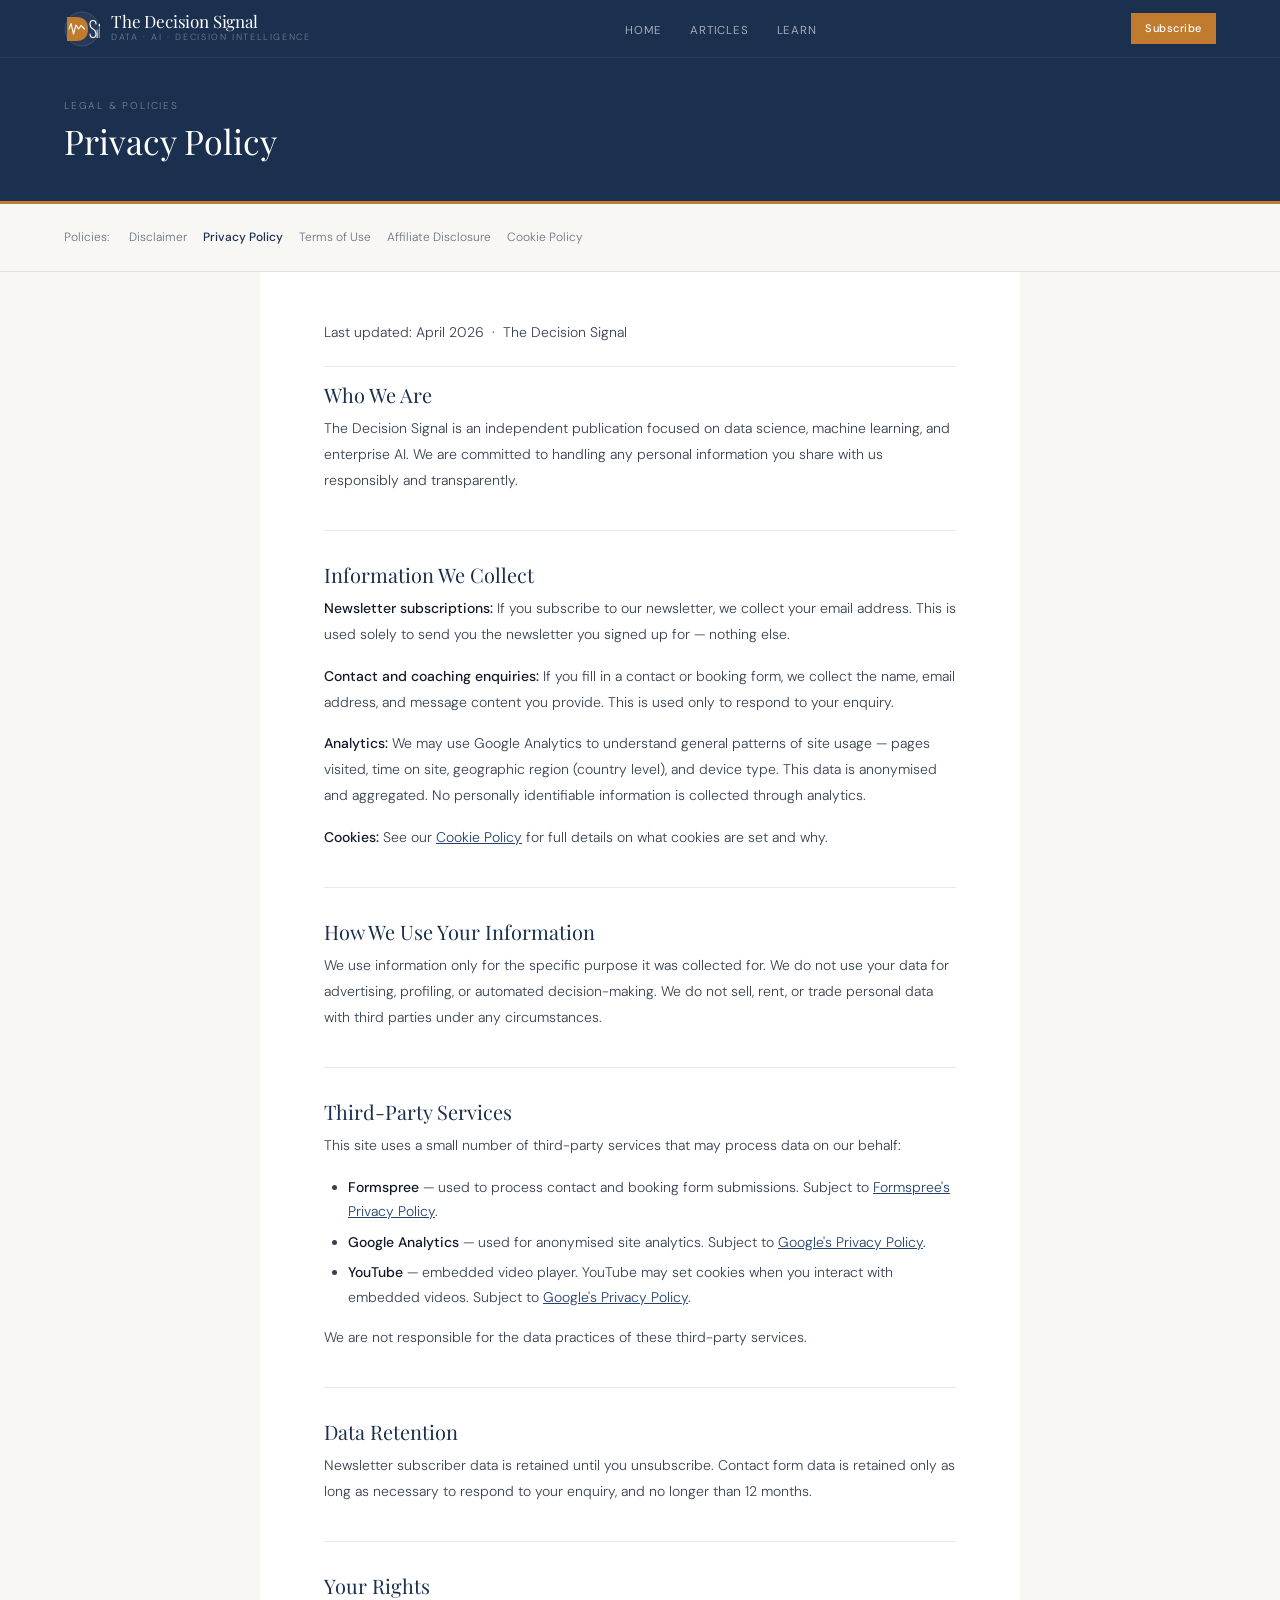
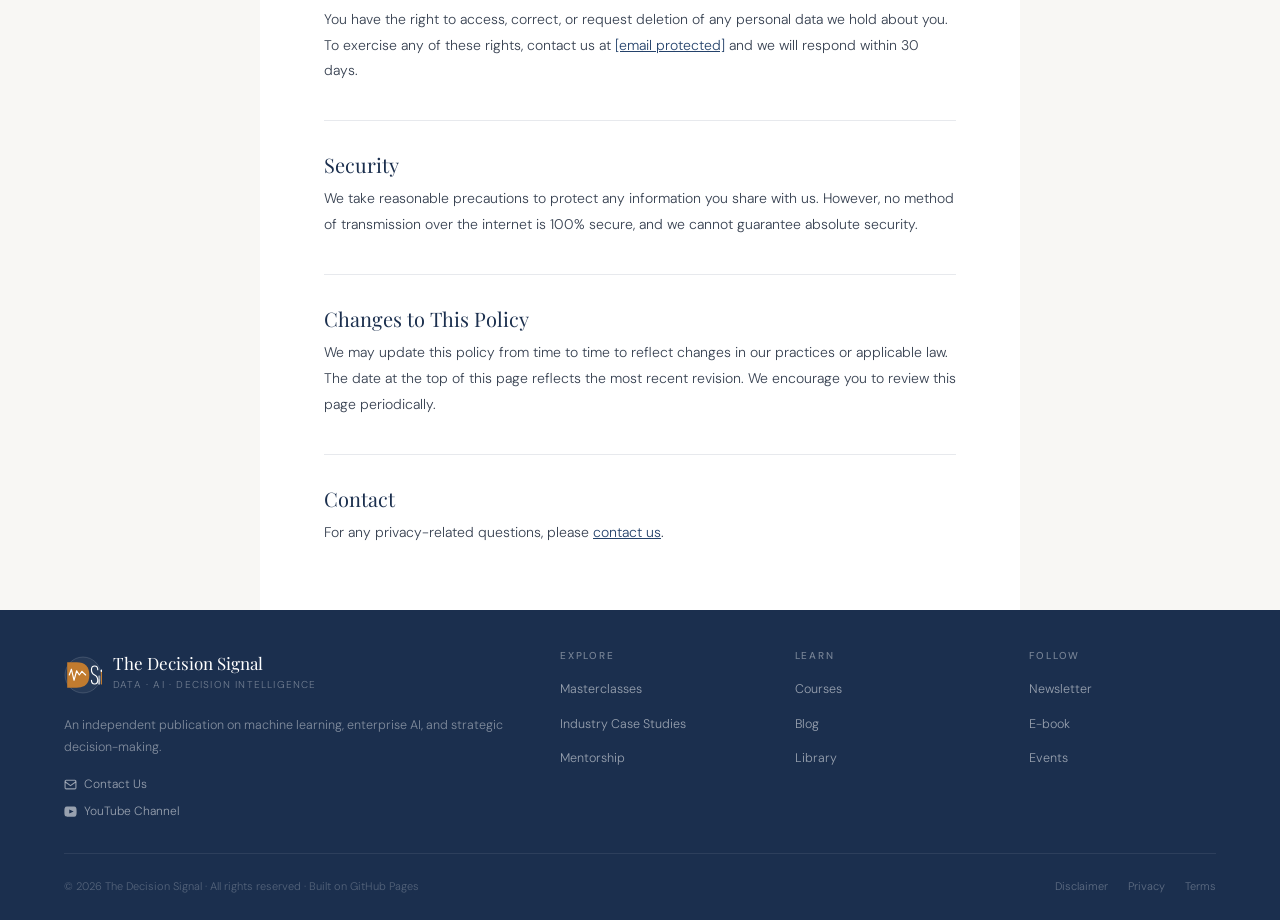
<file: privacy.html>
<!DOCTYPE html>
<html lang="en">
<head>
<meta charset="UTF-8">
<meta name="viewport" content="width=device-width, initial-scale=1.0">
<title>Privacy Policy — The Decision Signal</title>
<link rel="stylesheet" href="style.css">
<style>
.legal-hero{background:var(--sl);padding:2.5rem 5%;border-bottom:3px solid var(--acc)}
.legal-eyebrow{font-family:'DM Sans',sans-serif;font-size:10px;letter-spacing:.18em;text-transform:uppercase;color:rgba(255,255,255,.4);margin-bottom:8px}
.legal-hero h1{font-family:'Playfair Display',serif;font-size:clamp(24px,3vw,34px);color:#fff;font-weight:400;margin-bottom:0}
.legal-wrap{max-width:760px;margin:0 auto;padding:3rem 5%;background:#fff;min-height:65vh}
.legal-wrap h2{font-family:'Playfair Display',serif;font-size:20px;color:var(--sl);margin:2.25rem 0 10px;padding-top:2rem;border-top:0.5px solid var(--rule)}
.legal-wrap h2:first-of-type{border-top:none;padding-top:0;margin-top:1rem}
.legal-wrap p{font-size:14px;color:var(--inkm);line-height:1.85;margin-bottom:1rem}
.legal-wrap a{color:var(--sl2);text-decoration:underline}
.legal-wrap strong{color:var(--ink);font-weight:500}
.legal-wrap ul{margin:0 0 1rem 1.5rem;display:flex;flex-direction:column;gap:6px}
.legal-wrap ul li{font-size:14px;color:var(--inkm);line-height:1.75}
.legal-meta{font-family:'DM Sans',sans-serif;font-size:12px;color:var(--inkl);margin-bottom:2rem;padding-bottom:1.25rem;border-bottom:0.5px solid var(--rule)}
.legal-nav{display:flex;gap:1rem;flex-wrap:wrap;padding:1.5rem 5%;background:var(--warm);border-bottom:0.5px solid var(--rule);font-size:12px}
.legal-nav a{color:var(--inkl);transition:color .2s}
.legal-nav a:hover,.legal-nav a.current{color:var(--sl);font-weight:500}
</style>
</head>
<body>
<nav class="site-nav">
  <a href="index.html" class="nav-brand">
    <svg width="36" height="36" viewBox="0 0 72 72" fill="none" xmlns="http://www.w3.org/2000/svg" style="flex-shrink:0;display:block">
      <circle cx="36" cy="36" r="34" fill="rgba(255,255,255,.05)" stroke="rgba(255,255,255,.18)" stroke-width="1.5"/>
      <path d="M6 12 L6 60 L24 60 Q48 60 48 36 Q48 12 24 12 Z" fill="#C17B2F"/>
      <polyline points="10,36 14,25 19,46 24,28 29,36 34,29 41,36" stroke="#fff" stroke-width="2.2" stroke-linecap="round" stroke-linejoin="round" fill="none"/>
      <path d="M64 26 Q64 19 58 19 Q52 19 52 26 Q52 33 58 36 Q64 39 64 46 Q64 53 58 53 Q52 53 52 46" stroke="#fff" stroke-width="2.2" stroke-linecap="round" fill="none"/>
      <rect x="65" y="44" width="3.5" height="10" rx="1" fill="rgba(255,255,255,.32)"/>
      <rect x="65" y="37" width="3.5" height="17" rx="1" fill="rgba(255,255,255,.52)"/>
      <rect x="70" y="28" width="3.5" height="26" rx="1" fill="#C17B2F"/>
      <circle cx="71.75" cy="28" r="2.5" fill="#fff"/>
    </svg><div><div class="nav-brand-name">The Decision Signal</div><div class="nav-brand-tag">Data · AI · Decision Intelligence</div></div></a>
  <ul class="nav-links"><li><a href="index.html">Home</a></li><li><a href="articles.html">Articles</a></li><li><a href="learn.html">Learn</a></li></ul>
  <div class="nav-actions"><a href="index.html#subscribeBox" class="btn-subscribe">Subscribe</a></div>
  <button class="nav-hamburger" onclick="toggleMobile()" aria-label="Menu"><span></span><span></span><span></span></button>
</nav>
<div class="mobile-menu" id="mobileMenu"><a href="index.html">Home</a><a href="articles.html">Articles</a><a href="learn.html">Learn</a></div>
<div class="legal-hero"><div class="legal-eyebrow">Legal &amp; Policies</div><h1>Privacy Policy</h1></div>
<div class="legal-nav">
  <span style="color:var(--inkl);margin-right:4px">Policies:</span>
  <a href="disclaimer.html">Disclaimer</a>
  <a href="privacy.html" class="current">Privacy Policy</a>
  <a href="terms.html">Terms of Use</a>
  <a href="affiliate.html">Affiliate Disclosure</a>
  <a href="cookies.html">Cookie Policy</a>
</div>
<div class="legal-wrap"><p class="legal-meta">Last updated: April 2026 &nbsp;·&nbsp; The Decision Signal</p>
  
<h2>Who We Are</h2>
<p>The Decision Signal is an independent publication focused on data science, machine learning, and enterprise AI. We are committed to handling any personal information you share with us responsibly and transparently.</p>

<h2>Information We Collect</h2>
<p><strong>Newsletter subscriptions:</strong> If you subscribe to our newsletter, we collect your email address. This is used solely to send you the newsletter you signed up for — nothing else.</p>
<p><strong>Contact and coaching enquiries:</strong> If you fill in a contact or booking form, we collect the name, email address, and message content you provide. This is used only to respond to your enquiry.</p>
<p><strong>Analytics:</strong> We may use Google Analytics to understand general patterns of site usage — pages visited, time on site, geographic region (country level), and device type. This data is anonymised and aggregated. No personally identifiable information is collected through analytics.</p>
<p><strong>Cookies:</strong> See our <a href="cookies.html">Cookie Policy</a> for full details on what cookies are set and why.</p>

<h2>How We Use Your Information</h2>
<p>We use information only for the specific purpose it was collected for. We do not use your data for advertising, profiling, or automated decision-making. We do not sell, rent, or trade personal data with third parties under any circumstances.</p>

<h2>Third-Party Services</h2>
<p>This site uses a small number of third-party services that may process data on our behalf:</p>
<ul>
  <li><strong>Formspree</strong> — used to process contact and booking form submissions. Subject to <a href="https://formspree.io/legal/privacy-policy/" target="_blank">Formspree's Privacy Policy</a>.</li>
  <li><strong>Google Analytics</strong> — used for anonymised site analytics. Subject to <a href="https://policies.google.com/privacy" target="_blank">Google's Privacy Policy</a>.</li>
  <li><strong>YouTube</strong> — embedded video player. YouTube may set cookies when you interact with embedded videos. Subject to <a href="https://policies.google.com/privacy" target="_blank">Google's Privacy Policy</a>.</li>
</ul>
<p>We are not responsible for the data practices of these third-party services.</p>

<h2>Data Retention</h2>
<p>Newsletter subscriber data is retained until you unsubscribe. Contact form data is retained only as long as necessary to respond to your enquiry, and no longer than 12 months.</p>

<h2>Your Rights</h2>
<p>You have the right to access, correct, or request deletion of any personal data we hold about you. To exercise any of these rights, contact us at <a href="/cdn-cgi/l/email-protection#761b031d1e13041c13135805170f1718474136111b171f1a5815191b"><span class="__cf_email__" data-cfemail="3459415f5c51465e51511a47554d555a0503745359555d581a575b59">[email&#160;protected]</span></a> and we will respond within 30 days.</p>

<h2>Security</h2>
<p>We take reasonable precautions to protect any information you share with us. However, no method of transmission over the internet is 100% secure, and we cannot guarantee absolute security.</p>

<h2>Changes to This Policy</h2>
<p>We may update this policy from time to time to reflect changes in our practices or applicable law. The date at the top of this page reflects the most recent revision. We encourage you to review this page periodically.</p>

<h2>Contact</h2>
<p>For any privacy-related questions, please <a href="/cdn-cgi/l/email-protection#f598809e9d90879f9090db86948c949bc4c2b59298949c99db969a98">contact us</a>.</p></div>
<footer class="site-footer">
  <div class="footer-top" style="grid-template-columns:2.4fr 1fr 1fr 1fr">
    <div>
      <div style="display:flex;align-items:center;gap:11px;margin-bottom:14px">
        <svg width="38" height="38" viewBox="0 0 72 72" fill="none" xmlns="http://www.w3.org/2000/svg" style="flex-shrink:0;display:block">
          <circle cx="36" cy="36" r="34" fill="rgba(255,255,255,.05)" stroke="rgba(255,255,255,.18)" stroke-width="1.5"/>
          <path d="M6 12 L6 60 L24 60 Q48 60 48 36 Q48 12 24 12 Z" fill="#C17B2F"/>
          <polyline points="10,36 14,25 19,46 24,28 29,36 34,29 41,36" stroke="#fff" stroke-width="2.2" stroke-linecap="round" stroke-linejoin="round" fill="none"/>
          <path d="M64 26 Q64 19 58 19 Q52 19 52 26 Q52 33 58 36 Q64 39 64 46 Q64 53 58 53 Q52 53 52 46" stroke="#fff" stroke-width="2.2" stroke-linecap="round" fill="none"/>
          <rect x="65" y="44" width="3.5" height="10" rx="1" fill="rgba(255,255,255,.32)"/>
          <rect x="65" y="37" width="3.5" height="17" rx="1" fill="rgba(255,255,255,.52)"/>
          <rect x="70" y="28" width="3.5" height="26" rx="1" fill="#C17B2F"/>
          <circle cx="71.75" cy="28" r="2.5" fill="#fff"/>
        </svg>
        <div>
          <div class="footer-brand-name">The Decision Signal</div>
          <div class="footer-brand-tag">Data · AI · Decision Intelligence</div>
        </div>
      </div>
      <p class="footer-brand-desc">An independent publication on machine learning, enterprise AI, and strategic decision-making.</p>
      <div style="margin-top:16px;display:flex;flex-direction:column;gap:8px">
        <a href="/cdn-cgi/l/email-protection#016c746a6964736b64642f726078606f303641666c60686d2f626e6c" style="font-size:12px;color:rgba(255,255,255,.55);display:inline-flex;align-items:center;gap:7px">
          <svg width="13" height="13" viewBox="0 0 24 24" fill="none" stroke="currentColor" stroke-width="2"><rect x="2" y="4" width="20" height="16" rx="2"/><path d="m2 7 10 7 10-7"/></svg>
          Contact Us
        </a>
        <a href="https://www.youtube.com/@knowledgesharinggroup4001" target="_blank" style="font-size:12px;color:rgba(255,255,255,.55);display:inline-flex;align-items:center;gap:7px">
          <svg width="13" height="13" viewBox="0 0 24 24" fill="currentColor"><path d="M23 7s-.3-2-1.2-2.8c-1.1-1.2-2.4-1.2-3-1.3C16.3 2.7 12 2.7 12 2.7s-4.3 0-6.8.2c-.6.1-1.9.1-3 1.3C1.3 5 1 7 1 7S.7 9.1.7 11.3v2.1C.7 15.5 1 17.6 1 17.6s.3 2 1.2 2.8c1.1 1.2 2.6 1.1 3.3 1.2C7.6 21.8 12 21.8 12 21.8s4.3 0 6.8-.2c.6-.1 1.9-.1 3-1.3.9-.8 1.2-2.8 1.2-2.8s.3-2.1.3-4.2v-2.1C23.3 9.1 23 7 23 7zM9.7 15.5V8.4l8.1 3.6-8.1 3.5z"/></svg>
          YouTube Channel
        </a>
      </div>
    </div>
    <div class="footer-col"><h4>Explore</h4><ul>
      <li><a href="learn.html#masterclasses">Masterclasses</a></li>
      <li><a href="articles.html?filter=ml">Industry Case Studies</a></li>
      <li><a href="learn.html#coaching">Mentorship</a></li>
    </ul></div>
    <div class="footer-col"><h4>Learn</h4><ul>
      <li><a href="learn.html">Courses</a></li>
      <li><a href="articles.html">Blog</a></li>
      <li><a href="learn.html#library">Library</a></li>
    </ul></div>
    <div class="footer-col"><h4>Follow</h4><ul>
      <li><a href="index.html#subscribeBox">Newsletter</a></li>
      <li><a href="learn.html#library">E-book</a></li>
      <li><a href="learn.html#calendar">Events</a></li>
    </ul></div>
  </div>
  <div class="footer-bottom">
    <span class="footer-copy">© 2026 The Decision Signal · All rights reserved · Built on GitHub Pages</span>
    <div style="display:flex;gap:1.25rem">
      <a href="disclaimer.html" style="font-size:11px;color:rgba(255,255,255,.3)">Disclaimer</a>
      <a href="privacy.html" style="font-size:11px;color:rgba(255,255,255,.3)">Privacy</a>
      <a href="terms.html" style="font-size:11px;color:rgba(255,255,255,.3)">Terms</a>
    </div>
  </div>
</footer>

<div class="toast" id="toast"></div>
<script data-cfasync
</file>
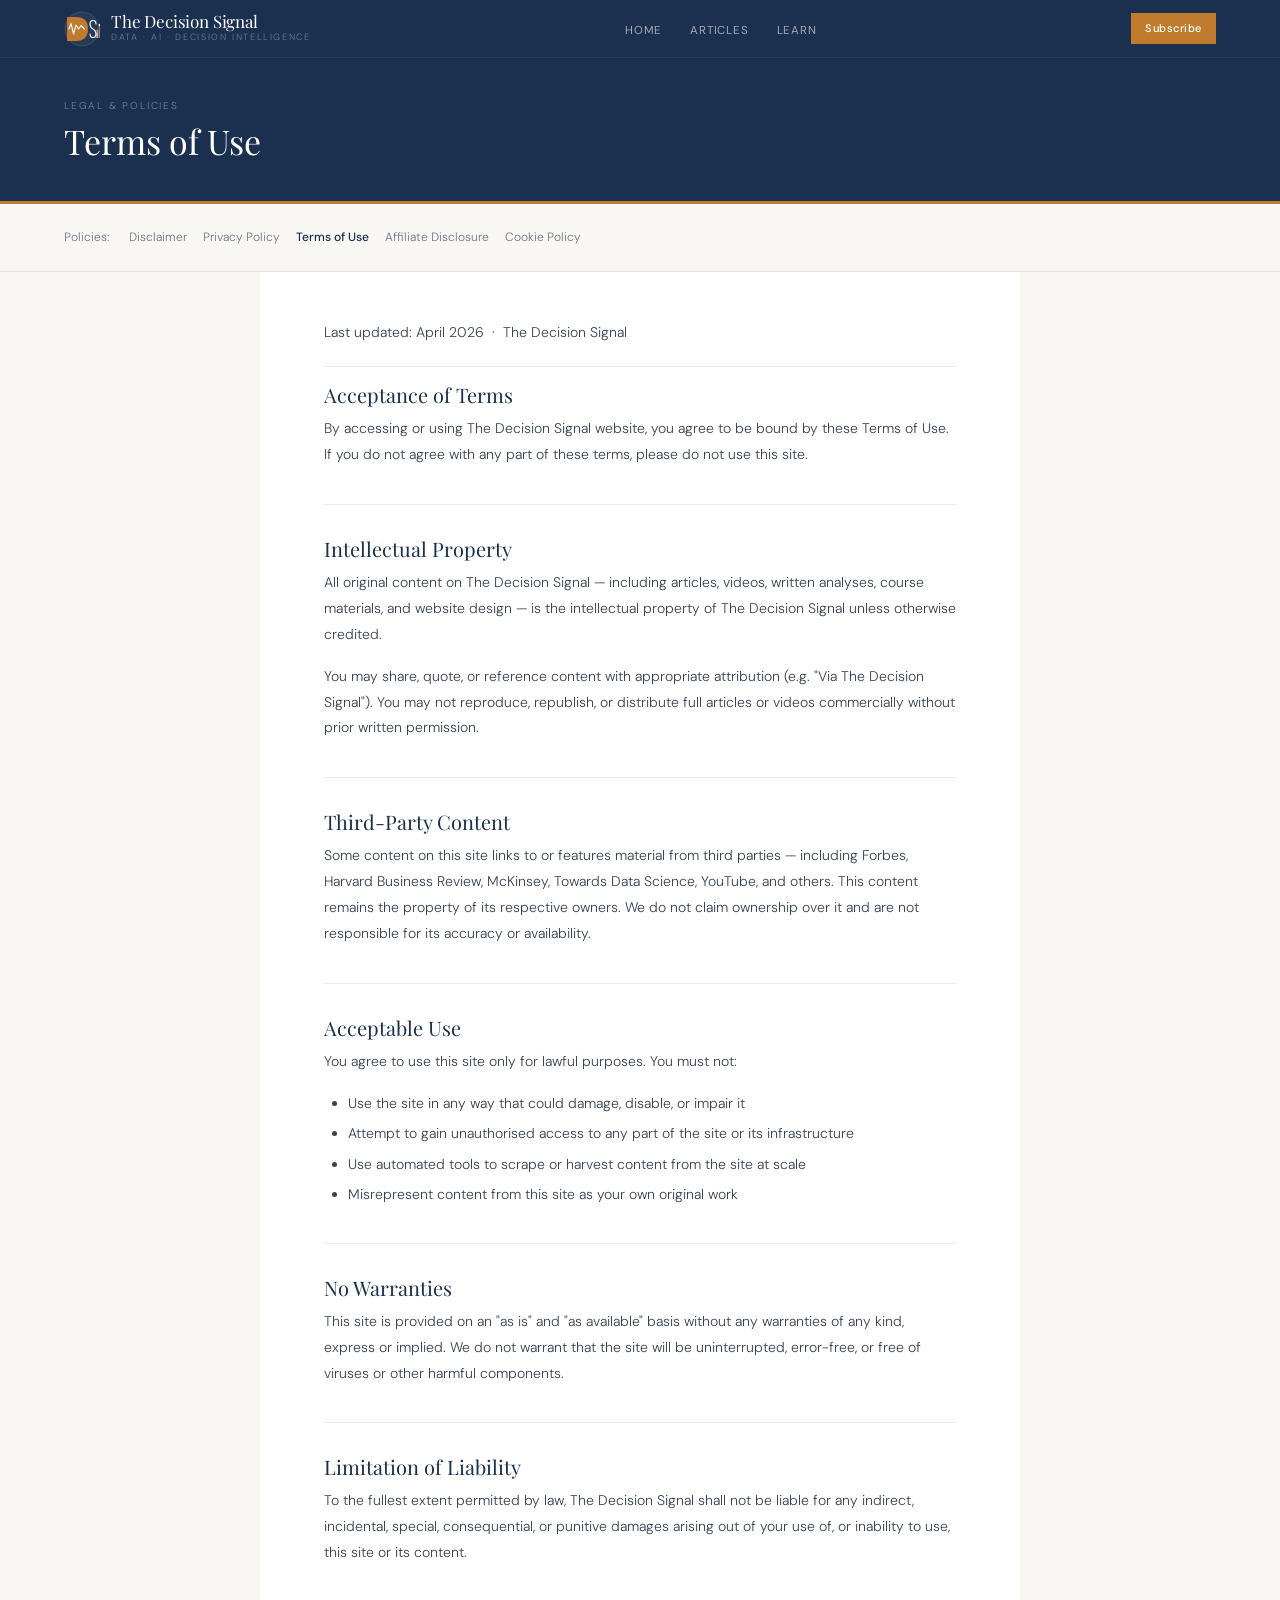
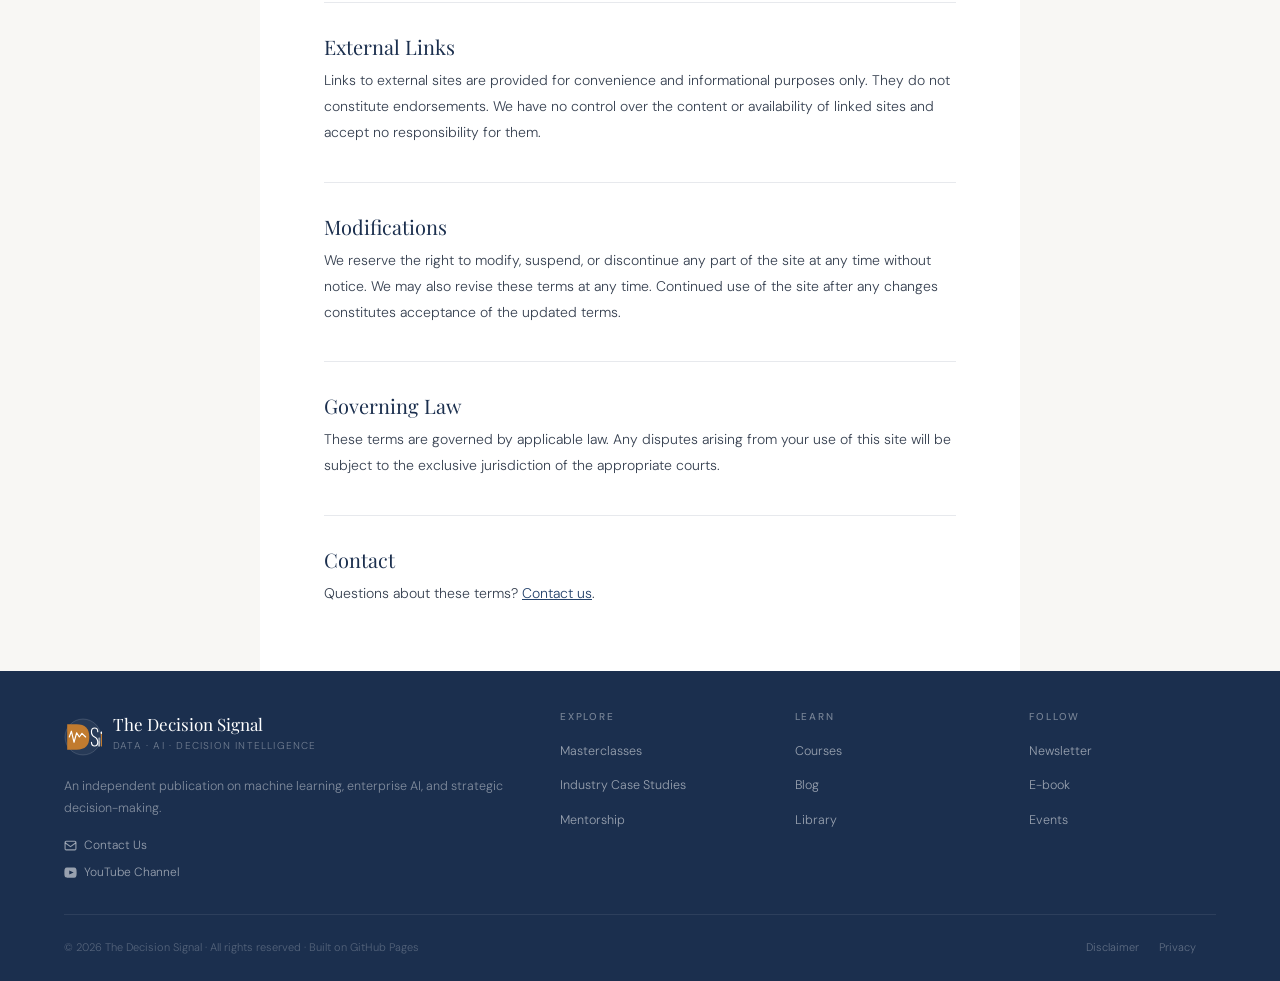
<file: terms.html>
<!DOCTYPE html>
<html lang="en">
<head>
<meta charset="UTF-8">
<meta name="viewport" content="width=device-width, initial-scale=1.0">
<title>Terms of Use — The Decision Signal</title>
<meta name="description" content="Terms of Use for The Decision Signal — a publication on data science, AI and decision intelligence.">
<link rel="stylesheet" href="style.css">
<style>
.legal-hero{background:var(--sl);padding:2.5rem 5%;border-bottom:3px solid var(--acc)}
.legal-eyebrow{font-family:'DM Sans',sans-serif;font-size:10px;letter-spacing:.18em;text-transform:uppercase;color:rgba(255,255,255,.4);margin-bottom:8px}
.legal-hero h1{font-family:'Playfair Display',serif;font-size:clamp(24px,3vw,34px);color:#fff;font-weight:400;margin-bottom:0}
.legal-wrap{max-width:760px;margin:0 auto;padding:3rem 5%;background:#fff;min-height:65vh}
.legal-wrap h2{font-family:'Playfair Display',serif;font-size:20px;color:var(--sl);margin:2.25rem 0 10px;padding-top:2rem;border-top:0.5px solid var(--rule)}
.legal-wrap h2:first-of-type{border-top:none;padding-top:0;margin-top:1rem}
.legal-wrap p{font-size:14px;color:var(--inkm);line-height:1.85;margin-bottom:1rem}
.legal-wrap a{color:var(--sl2);text-decoration:underline}
.legal-wrap strong{color:var(--ink);font-weight:500}
.legal-wrap ul{margin:0 0 1rem 1.5rem;display:flex;flex-direction:column;gap:6px}
.legal-wrap ul li{font-size:14px;color:var(--inkm);line-height:1.75}
.legal-meta{font-family:'DM Sans',sans-serif;font-size:12px;color:var(--inkl);margin-bottom:2rem;padding-bottom:1.25rem;border-bottom:0.5px solid var(--rule)}
.legal-nav{display:flex;gap:1rem;flex-wrap:wrap;padding:1.5rem 5%;background:var(--warm);border-bottom:0.5px solid var(--rule);font-size:12px}
.legal-nav a{color:var(--inkl);transition:color .2s}
.legal-nav a:hover{color:var(--sl)}
.legal-nav a.current{color:var(--sl);font-weight:500}
</style>
</head>
<body>

<nav class="site-nav">
  <a href="index.html" class="nav-brand">
    <svg width="36" height="36" viewBox="0 0 72 72" fill="none" xmlns="http://www.w3.org/2000/svg" style="flex-shrink:0;display:block">
      <circle cx="36" cy="36" r="34" fill="rgba(255,255,255,.05)" stroke="rgba(255,255,255,.18)" stroke-width="1.5"/>
      <path d="M6 12 L6 60 L24 60 Q48 60 48 36 Q48 12 24 12 Z" fill="#C17B2F"/>
      <polyline points="10,36 14,25 19,46 24,28 29,36 34,29 41,36" stroke="#fff" stroke-width="2.2" stroke-linecap="round" stroke-linejoin="round" fill="none"/>
      <path d="M64 26 Q64 19 58 19 Q52 19 52 26 Q52 33 58 36 Q64 39 64 46 Q64 53 58 53 Q52 53 52 46" stroke="#fff" stroke-width="2.2" stroke-linecap="round" fill="none"/>
      <rect x="65" y="44" width="3.5" height="10" rx="1" fill="rgba(255,255,255,.32)"/>
      <rect x="65" y="37" width="3.5" height="17" rx="1" fill="rgba(255,255,255,.52)"/>
      <rect x="70" y="28" width="3.5" height="26" rx="1" fill="#C17B2F"/>
      <circle cx="71.75" cy="28" r="2.5" fill="#fff"/>
    </svg>
    <div>
      <div class="nav-brand-name">The Decision Signal</div>
      <div class="nav-brand-tag">Data · AI · Decision Intelligence</div>
    </div>
  </a>
  <ul class="nav-links">
    <li><a href="index.html">Home</a></li>
    <li><a href="articles.html">Articles</a></li>
    <li><a href="learn.html">Learn</a></li>
  </ul>
  <div class="nav-actions">
    <a href="index.html#subscribeBox" class="btn-subscribe">Subscribe</a>
  </div>
  <button class="nav-hamburger" onclick="toggleMobile()" aria-label="Menu"><span></span><span></span><span></span></button>
</nav>
<div class="mobile-menu" id="mobileMenu">
  <a href="index.html">Home</a>
  <a href="articles.html">Articles</a>
  <a href="learn.html">Learn</a>
</div>

<div class="legal-hero">
  <div class="legal-eyebrow">Legal &amp; Policies</div>
  <h1>Terms of Use</h1>
</div>

<div class="legal-nav">
  <span style="color:var(--inkl);margin-right:4px">Policies:</span>
  <a href="disclaimer.html" class="">Disclaimer</a>
  <a href="privacy.html" class="">Privacy Policy</a>
  <a href="terms.html" class="current">Terms of Use</a>
  <a href="affiliate.html" class="">Affiliate Disclosure</a>
  <a href="cookies.html" class="">Cookie Policy</a>
</div>

<div class="legal-wrap">
  <p class="legal-meta">Last updated: April 2026 &nbsp;·&nbsp; The Decision Signal</p>
  
<h2>Acceptance of Terms</h2>
<p>By accessing or using The Decision Signal website, you agree to be bound by these Terms of Use. If you do not agree with any part of these terms, please do not use this site.</p>

<h2>Intellectual Property</h2>
<p>All original content on The Decision Signal — including articles, videos, written analyses, course materials, and website design — is the intellectual property of The Decision Signal unless otherwise credited.</p>
<p>You may share, quote, or reference content with appropriate attribution (e.g. "Via The Decision Signal"). You may not reproduce, republish, or distribute full articles or videos commercially without prior written permission.</p>

<h2>Third-Party Content</h2>
<p>Some content on this site links to or features material from third parties — including Forbes, Harvard Business Review, McKinsey, Towards Data Science, YouTube, and others. This content remains the property of its respective owners. We do not claim ownership over it and are not responsible for its accuracy or availability.</p>

<h2>Acceptable Use</h2>
<p>You agree to use this site only for lawful purposes. You must not:</p>
<ul>
  <li>Use the site in any way that could damage, disable, or impair it</li>
  <li>Attempt to gain unauthorised access to any part of the site or its infrastructure</li>
  <li>Use automated tools to scrape or harvest content from the site at scale</li>
  <li>Misrepresent content from this site as your own original work</li>
</ul>

<h2>No Warranties</h2>
<p>This site is provided on an "as is" and "as available" basis without any warranties of any kind, express or implied. We do not warrant that the site will be uninterrupted, error-free, or free of viruses or other harmful components.</p>

<h2>Limitation of Liability</h2>
<p>To the fullest extent permitted by law, The Decision Signal shall not be liable for any indirect, incidental, special, consequential, or punitive damages arising out of your use of, or inability to use, this site or its content.</p>

<h2>External Links</h2>
<p>Links to external sites are provided for convenience and informational purposes only. They do not constitute endorsements. We have no control over the content or availability of linked sites and accept no responsibility for them.</p>

<h2>Modifications</h2>
<p>We reserve the right to modify, suspend, or discontinue any part of the site at any time without notice. We may also revise these terms at any time. Continued use of the site after any changes constitutes acceptance of the updated terms.</p>

<h2>Governing Law</h2>
<p>These terms are governed by applicable law. Any disputes arising from your use of this site will be subject to the exclusive jurisdiction of the appropriate courts.</p>

<h2>Contact</h2>
<p>Questions about these terms? <a href="/cdn-cgi/l/email-protection#87eaf2ecefe2f5ede2e2a9f4e6fee6e9b6b0c7e0eae6eeeba9e4e8ea">Contact us</a>.</p>

</div>

<footer class="site-footer">
  <div class="footer-top" style="grid-template-columns:2.4fr 1fr 1fr 1fr">
    <div>
      <div style="display:flex;align-items:center;gap:11px;margin-bottom:14px">
        <svg width="38" height="38" viewBox="0 0 72 72" fill="none" xmlns="http://www.w3.org/2000/svg" style="flex-shrink:0;display:block">
          <circle cx="36" cy="36" r="34" fill="rgba(255,255,255,.05)" stroke="rgba(255,255,255,.18)" stroke-width="1.5"/>
          <path d="M6 12 L6 60 L24 60 Q48 60 48 36 Q48 12 24 12 Z" fill="#C17B2F"/>
          <polyline points="10,36 14,25 19,46 24,28 29,36 34,29 41,36" stroke="#fff" stroke-width="2.2" stroke-linecap="round" stroke-linejoin="round" fill="none"/>
          <path d="M64 26 Q64 19 58 19 Q52 19 52 26 Q52 33 58 36 Q64 39 64 46 Q64 53 58 53 Q52 53 52 46" stroke="#fff" stroke-width="2.2" stroke-linecap="round" fill="none"/>
          <rect x="65" y="44" width="3.5" height="10" rx="1" fill="rgba(255,255,255,.32)"/>
          <rect x="65" y="37" width="3.5" height="17" rx="1" fill="rgba(255,255,255,.52)"/>
          <rect x="70" y="28" width="3.5" height="26" rx="1" fill="#C17B2F"/>
          <circle cx="71.75" cy="28" r="2.5" fill="#fff"/>
        </svg>
        <div>
          <div class="footer-brand-name">The Decision Signal</div>
          <div class="footer-brand-tag">Data · AI · Decision Intelligence</div>
        </div>
      </div>
      <p class="footer-brand-desc">An independent publication on machine learning, enterprise AI, and strategic decision-making.</p>
      <div style="margin-top:16px;display:flex;flex-direction:column;gap:8px">
        <a href="/cdn-cgi/l/email-protection#402d352b2825322a25256e332139212e717700272d21292c6e232f2d" style="font-size:12px;color:rgba(255,255,255,.55);display:inline-flex;align-items:center;gap:7px">
          <svg width="13" height="13" viewBox="0 0 24 24" fill="none" stroke="currentColor" stroke-width="2"><rect x="2" y="4" width="20" height="16" rx="2"/><path d="m2 7 10 7 10-7"/></svg>
          Contact Us
        </a>
        <a href="https://www.youtube.com/@knowledgesharinggroup4001" target="_blank" style="font-size:12px;color:rgba(255,255,255,.55);display:inline-flex;align-items:center;gap:7px">
          <svg width="13" height="13" viewBox="0 0 24 24" fill="currentColor"><path d="M23 7s-.3-2-1.2-2.8c-1.1-1.2-2.4-1.2-3-1.3C16.3 2.7 12 2.7 12 2.7s-4.3 0-6.8.2c-.6.1-1.9.1-3 1.3C1.3 5 1 7 1 7S.7 9.1.7 11.3v2.1C.7 15.5 1 17.6 1 17.6s.3 2 1.2 2.8c1.1 1.2 2.6 1.1 3.3 1.2C7.6 21.8 12 21.8 12 21.8s4.3 0 6.8-.2c.6-.1 1.9-.1 3-1.3.9-.8 1.2-2.8 1.2-2.8s.3-2.1.3-4.2v-2.1C23.3 9.1 23 7 23 7zM9.7 15.5V8.4l8.1 3.6-8.1 3.5z"/></svg>
          YouTube Channel
        </a>
      </div>
    </div>
    <div class="footer-col"><h4>Explore</h4><ul>
      <li><a href="learn.html#masterclasses">Masterclasses</a></li>
      <li><a href="articles.html?filter=ml">Industry Case Studies</a></li>
      <li><a href="learn.html#coaching">Mentorship</a></li>
    </ul></div>
    <div class="footer-col"><h4>Learn</h4><ul>
      <li><a href="learn.html">Courses</a></li>
      <li><a href="articles.html">Blog</a></li>
      <li><a href="learn.html#library">Library</a></li>
    </ul></div>
    <div class="footer-col"><h4>Follow</h4><ul>
      <li><a href="index.html#subscribeBox">Newsletter</a></li>
      <li><a href="learn.html#library">E-book</a></li>
      <li><a href="learn.html#calendar">Events</a></li>
    </ul></div>
  </div>
  <div class="footer-bottom">
    <span class="footer-copy">© 2026 The Decision Signal · All rights reserved · Built on GitHub Pages</span>
    <div style="display:flex;gap:1.25rem">
      <a href="disclaimer.html" style="font-size:11px;color:rgba(255,255,255,.3)">Disclaimer</a>
      <a href="privacy.html" style="font-size:11px;color:rgba(255,255,255,.3)">Privacy</a>
      <a href="terms.html" style="font-size:11px;color:rgba(255,255,255,.3)">
</file>
<file: style.css>
/* ═══════════════════════════════════════════════════════
   THE DECISION SIGNAL — Global Stylesheet
   All pages share this file. Edit here, applies everywhere.
   ═══════════════════════════════════════════════════════ */

@import url('https://fonts.googleapis.com/css2?family=Playfair+Display:ital,wght@0,400;0,500;1,400&family=DM+Sans:wght@300;400;500&display=swap');

*, *::before, *::after { box-sizing: border-box; margin: 0; padding: 0; }

:root {
  --sl:    #1B2F4E;
  --sl2:   #24426B;
  --sl3:   #EBF1F9;
  --ink:   #111827;
  --inkm:  #374151;
  --inkl:  #6B7280;
  --acc:   #C17B2F;
  --acc2:  #F5EDE0;
  --warm:  #F8F7F4;
  --warmd: #EDEAE2;
  --rule:  rgba(27,47,78,0.1);
  --green: #166534;
  --green2:#DCFCE7;
}

html { scroll-behavior: smooth; }
body { font-family: 'DM Sans', sans-serif; font-weight: 300; color: var(--ink); background: var(--warm); line-height: 1.6; }
h1,h2,h3,h4 { font-family: 'Playfair Display', serif; font-weight: 400; line-height: 1.15; }
a { text-decoration: none; color: inherit; }
img { max-width: 100%; display: block; }
button { cursor: pointer; font-family: 'DM Sans', sans-serif; }

/* ── NAV ──────────────────────────────────────────────── */
.site-nav {
  position: sticky; top: 0; z-index: 200;
  background: var(--sl);
  display: flex; align-items: center; justify-content: space-between;
  padding: 0 5%; height: 58px;
  border-bottom: 1px solid rgba(255,255,255,0.06);
}
.nav-brand {
  display: flex; flex-direction: row;
  align-items: center; gap: 11px;
  text-decoration: none;
}
.nav-brand-name { font-family: 'Playfair Display', serif; font-size: 17px; color: #fff; letter-spacing: -0.01em; line-height: 1; }
.nav-brand-tag  { font-size: 9px; color: rgba(255,255,255,0.38); letter-spacing: 0.18em; text-transform: uppercase; }
.nav-links { display: flex; gap: 1.75rem; list-style: none; }
.nav-links a { font-size: 11.5px; font-weight: 400; letter-spacing: 0.07em; text-transform: uppercase; color: rgba(255,255,255,0.6); transition: color 0.2s; padding-bottom: 2px; }
.nav-links a:hover, .nav-links a.active { color: #fff; border-bottom: 1px solid rgba(255,255,255,0.45); }
.nav-actions { display: flex; gap: 8px; align-items: center; }
.btn-subscribe { font-size: 11px; font-weight: 500; letter-spacing: 0.05em; color: #fff; background: var(--acc); padding: 7px 14px; border: none; transition: background 0.2s; cursor: pointer; }
.btn-subscribe:hover { background: #a86826; }
.nav-hamburger { display: none; background: none; border: none; flex-direction: column; gap: 4px; padding: 4px; cursor: pointer; }
.nav-hamburger span { width: 20px; height: 1.5px; background: rgba(255,255,255,0.7); display: block; }
.mobile-menu { display: none; background: var(--sl2); padding: 1rem 5%; flex-direction: column; gap: 0; }
.mobile-menu.open { display: flex; }
.mobile-menu a { font-size: 13px; letter-spacing: 0.06em; text-transform: uppercase; color: rgba(255,255,255,0.75); padding: 0.75rem 0; border-bottom: 1px solid rgba(255,255,255,0.07); }

/* ── TICKER ───────────────────────────────────────────── */
.ticker { background: var(--acc); padding: 6px 5%; display: flex; align-items: center; gap: 0; }
.ticker-label {
  font-size: 9.5px; font-weight: 500; letter-spacing: 0.18em; text-transform: uppercase;
  color: #fff; white-space: nowrap;
  border-right: 1px solid rgba(255,255,255,0.35);
  padding-right: 14px; margin-right: 14px;
  flex-shrink: 0;
  background: var(--acc); /* masks any animation bleed */
  position: relative; z-index: 2;
}
.ticker-overflow { flex: 1; overflow: hidden; min-width: 0; }
.ticker-track {
  display: flex; gap: 2.5rem; white-space: nowrap;
  animation: ticker-scroll 40s linear infinite;
  font-size: 12px; color: rgba(255,255,255,0.9);
}
.ticker-track a { color: rgba(255,255,255,0.9); }
.ticker-track a:hover { color: #fff; text-decoration: underline; }
.ticker-track span { color: rgba(255,255,255,0.4); }
@keyframes ticker-scroll {
  0%   { transform: translateX(0); }
  100% { transform: translateX(-50%); }
}

/* ── BUTTONS ──────────────────────────────────────────── */
.btn-primary { display: inline-block; padding: 11px 24px; background: var(--sl); color: #fff; font-size: 12.5px; font-weight: 500; letter-spacing: 0.06em; text-transform: uppercase; border: none; transition: background 0.2s; }
.btn-primary:hover { background: var(--sl2); }
.btn-ghost { display: inline-block; padding: 10px 22px; background: transparent; color: var(--sl); font-size: 12.5px; font-weight: 400; letter-spacing: 0.06em; text-transform: uppercase; border: 1px solid var(--sl); transition: all 0.2s; }
.btn-ghost:hover { background: var(--sl); color: #fff; }
.btn-acc { display: inline-block; padding: 11px 24px; background: var(--acc); color: #fff; font-size: 12.5px; font-weight: 500; letter-spacing: 0.06em; text-transform: uppercase; border: none; transition: background 0.2s; }
.btn-acc:hover { background: #a86826; }
.btn-outline-white { display: inline-block; padding: 8px 16px; border: 1px solid rgba(255,255,255,0.35); color: rgba(255,255,255,0.8); font-size: 11.5px; letter-spacing: 0.05em; transition: all 0.2s; }
.btn-outline-white:hover { border-color: #fff; color: #fff; }

/* ── SECTION LABEL ────────────────────────────────────── */
.section-label { font-size: 10px; font-weight: 400; letter-spacing: 0.22em; text-transform: uppercase; color: var(--inkl); padding: 16px 5% 12px; border-bottom: 0.5px solid var(--rule); display: flex; align-items: center; gap: 12px; }
.section-label::after { content: ''; flex: 1; height: 0.5px; background: var(--rule); }

/* ── FILTER BAR ───────────────────────────────────────── */
.filter-bar { padding: 12px 5%; border-bottom: 0.5px solid var(--rule); display: flex; gap: 7px; flex-wrap: wrap; align-items: center; background: var(--warm); }
.filter-chip { font-size: 11.5px; padding: 5px 13px; border: 0.5px solid var(--rule); color: var(--inkm); border-radius: 20px; cursor: pointer; background: #fff; transition: all 0.18s; }
.filter-chip:hover { border-color: var(--sl); color: var(--sl); }
.filter-chip.active { background: var(--sl); color: #fff; border-color: var(--sl); }

/* ── PAGINATION ───────────────────────────────────────── */
.pagination { display: flex; align-items: center; justify-content: center; gap: 6px; padding: 0.9rem; background: var(--warm); border-bottom: 0.5px solid var(--rule); }
.pg-btn { font-family: 'DM Sans', sans-serif; font-size: 12px; padding: 5px 14px; border: 0.5px solid var(--rule); color: var(--inkm); cursor: pointer; background: #fff; transition: all 0.2s; }
.pg-btn:hover { background: var(--sl); color: #fff; border-color: var(--sl); }
.pg-btn:disabled { opacity: 0.3; cursor: default; pointer-events: none; }
.pg-info { font-size: 12px; color: var(--inkl); padding: 0 10px; min-width: 90px; text-align: center; font-family: 'DM Sans', sans-serif; }

/* ── PROMO BANNER ─────────────────────────────────────── */
.promo-banner { display: grid; grid-template-columns: 1fr 1fr; background: var(--sl); border-top: 3px solid var(--acc); }
.promo-half { padding: 2rem 5%; border-right: 1px solid rgba(255,255,255,0.08); }
.promo-half:last-child { border-right: none; }
.promo-badge { font-size: 9.5px; font-weight: 500; letter-spacing: 0.18em; text-transform: uppercase; color: var(--acc); margin-bottom: 8px; }
.promo-title { font-family: 'Playfair Display', serif; font-size: 22px; color: #fff; margin-bottom: 8px; line-height: 1.15; }
.promo-desc { font-size: 13px; color: rgba(255,255,255,0.55); line-height: 1.75; margin-bottom: 1.25rem; max-width: 440px; }
.promo-btn { display: inline-block; padding: 10px 22px; border: 1px solid rgba(255,255,255,0.35); color: rgba(255,255,255,0.85); font-size: 12.5px; font-weight: 400; letter-spacing: 0.05em; text-decoration: none; transition: all 0.2s; }
.promo-btn:hover { background: #fff; color: var(--sl); border-color: #fff; }

/* ── FOOTER ───────────────────────────────────────────── */
.site-footer { background: var(--sl); padding: 2.5rem 5% 1.5rem; }
.footer-top {
  display: grid;
  grid-template-columns: 2.2fr 1fr 1fr 1fr;
  gap: 3rem;
  padding-bottom: 2rem;
  border-bottom: 1px solid rgba(255,255,255,0.08);
  margin-bottom: 1.5rem;
}
.footer-brand-name { font-family: 'Playfair Display', serif; font-size: 17px; color: #fff; }
.footer-brand-tag  { font-size: 10px; color: rgba(255,255,255,0.38); letter-spacing: 0.12em; text-transform: uppercase; margin-bottom: 8px; }
.footer-brand-desc { font-size: 12.5px; color: rgba(255,255,255,0.45); line-height: 1.75; }
.footer-col h4 { font-family: 'DM Sans', sans-serif; font-size: 10px; font-weight: 500; letter-spacing: 0.18em; text-transform: uppercase; color: rgba(255,255,255,0.4); margin-bottom: 14px; }
.footer-col ul { list-style: none; display: flex; flex-direction: column; gap: 9px; }
.footer-col ul a { font-size: 12.5px; color: rgba(255,255,255,0.55); transition: color 0.2s; }
.footer-col ul a:hover { color: #fff; }
.footer-bottom { display: flex; justify-content: space-between; align-items: center; flex-wrap: wrap; gap: 0.75rem; }
.footer-copy { font-size: 11px; color: rgba(255,255,255,0.25); }

/* ── FORMS ────────────────────────────────────────────── */
.form-group { display: flex; flex-direction: column; gap: 5px; }
.form-group label { font-size: 11px; font-weight: 500; letter-spacing: 0.08em; text-transform: uppercase; color: var(--inkl); }
.form-input, .form-select, .form-textarea { border: 0.5px solid var(--rule); padding: 10px 12px; font-family: 'DM Sans', sans-serif; font-size: 13.5px; font-weight: 300; color: var(--ink); background: #fff; outline: none; transition: border-color 0.2s; border-radius: 3px; }
.form-input:focus, .form-select:focus, .form-textarea:focus { border-color: var(--sl2); }
.form-textarea { resize: vertical; min-height: 90px; }

/* ── TOAST ────────────────────────────────────────────── */
.toast { position: fixed; bottom: 2rem; right: 2rem; background: var(--sl); color: #fff; padding: 14px 20px; font-size: 13.5px; border-left: 3px solid var(--acc); z-index: 9999; opacity: 0; transform: translateY(20px); transition: all 0.3s; pointer-events: none; max-width: 320px; }
.toast.show { opacity: 1; transform: translateY(0); }

/* ── RESPONSIVE ───────────────────────────────────────── */
@media (max-width: 900px) {
  .nav-links, .nav-actions { display: none; }
  .nav-hamburger { display: flex; }
  .footer-top { grid-template-columns: 1fr 1fr; gap: 2rem; }
  .promo-banner { grid-template-columns: 1fr; }
}
@media (max-width: 600px) {
  .footer-top { grid-template-columns: 1fr; }
}
</file>
